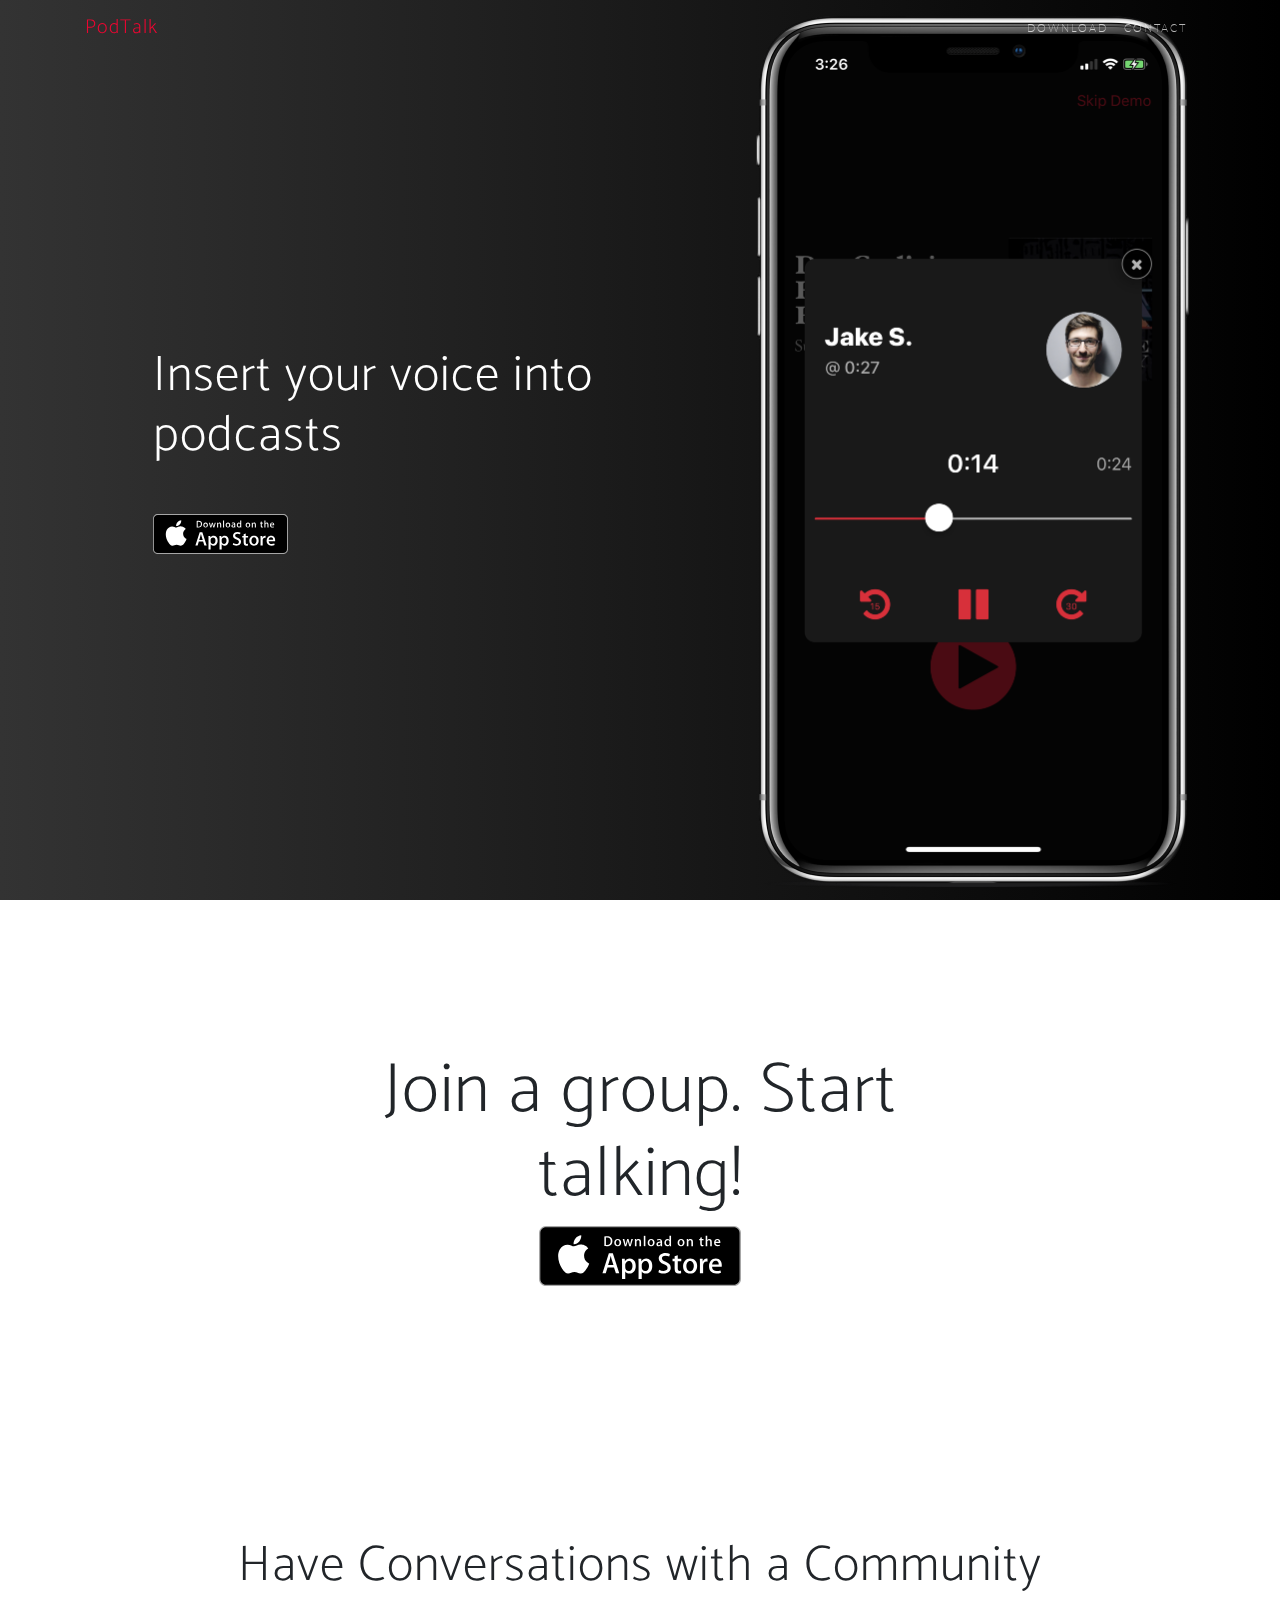
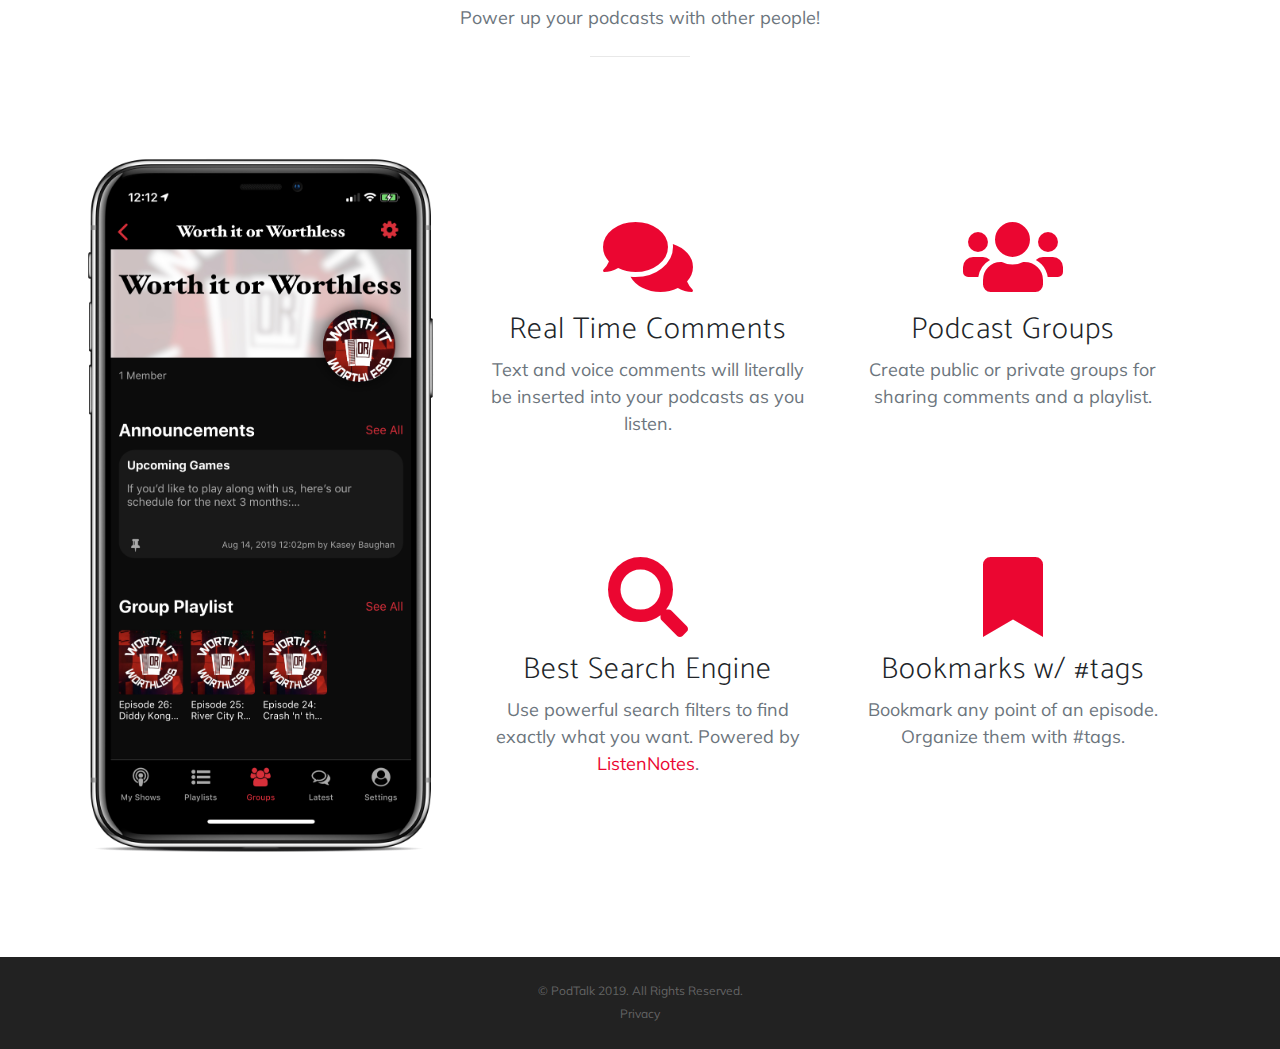
<file: index.html>
<!DOCTYPE html>
<html lang="en">

<head>

  <meta charset="utf-8">
  <meta name="viewport" content="width=device-width, initial-scale=1, shrink-to-fit=no">
  <meta name="description" content="">
  <meta name="author" content="">

  <title>PodTalk</title>

  <!-- Bootstrap core CSS -->
  <link href="vendor/bootstrap/css/bootstrap.min.css" rel="stylesheet">

  <!-- Custom fonts for this template -->
  <link href="vendor/fontawesome-free/css/all.min.css" rel="stylesheet">
  <link rel="stylesheet" href="vendor/simple-line-icons/css/simple-line-icons.css">
  <link href="https://fonts.googleapis.com/css?family=Lato" rel="stylesheet">
  <link href="https://fonts.googleapis.com/css?family=Catamaran:100,200,300,400,500,600,700,800,900" rel="stylesheet">
  <link href="https://fonts.googleapis.com/css?family=Muli" rel="stylesheet">

  <!-- Plugin CSS -->
  <link rel="stylesheet" href="device-mockups/device-mockups.min.css">
  <link rel="stylesheet" href="https://use.fontawesome.com/releases/v5.2.0/css/all.css" integrity="sha384-hWVjflwFxL6sNzntih27bfxkr27PmbbK/iSvJ+a4+0owXq79v+lsFkW54bOGbiDQ" crossorigin="anonymous">
    

  <!-- Custom styles for this template -->
  <link href="css/new-age.css" rel="stylesheet">

  <link href="css/kasey.css" rel="stylesheet">

</head>

<body id="page-top">

  <!-- Navigation -->
  <nav class="navbar navbar-expand-lg navbar-light fixed-top" id="mainNav">
    <div class="container">
      <a class="navbar-brand js-scroll-trigger" href="#page-top">PodTalk</a>
      <button class="navbar-toggler navbar-toggler-right" type="button" data-toggle="collapse" data-target="#navbarResponsive" aria-controls="navbarResponsive" aria-expanded="false" aria-label="Toggle navigation">
        Menu
        <i class="fas fa-bars"></i>
      </button>
      <div class="collapse navbar-collapse" id="navbarResponsive">
        <ul class="navbar-nav ml-auto">
          <li class="nav-item">
            <a class="nav-link js-scroll-trigger" href="https://apps.apple.com/us/app/podtalk/id1438894462">Download</a>
          </li>
          <li class="nav-item">
            <a class="nav-link js-scroll-trigger" href="mailto:kasey.podtalk@gmail.com">Contact</a>
          </li>
        </ul>
      </div>
    </div>
  </nav>

  <header class="masthead">
    <div class="container h-100">
      <div class="row h-100">
        <div class="col-lg-7 my-auto">
          <div class="header-content mx-auto">
            <h1 class="mb-5">Insert your voice into podcasts</h1>
            <div class="badges">
              <a class="badge-link" href="https://apps.apple.com/us/app/podtalk/id1438894462"><img src="img/app-store-badge.svg" alt=""></a>
            </div>
          </div>
        </div>
        <div class="col-lg-5 my-auto text-center">
          <img src="img/demo.png" class="feature" alt="">
        </div>
      </div>
    </div>
  </header>

  <section class="download bg-download text-center" id="download">
    <div class="container">
      <div class="row">
        <div class="col-md-8 mx-auto">
          <h2 class="section-heading">Join a group. Start talking!</h2>
          <div class="badges">
            <a class="badge-link" href="https://apps.apple.com/us/app/podtalk/id1438894462"><img src="img/app-store-badge.svg" alt=""></a>
          </div>
        </div>
      </div>
    </div>
  </section>

  <section class="features" id="features">
    <div class="container">
      <div class="section-heading text-center">
        <h2>Have Conversations with a Community</h2>
        <p class="text-muted">Power up your podcasts with other people!</p>
        <hr>
      </div>
      <div class="row">
        <div class="col-lg-4 my-auto text-center">
          <img src="img/shot.png" class="features" alt="">
        </div>
        <div class="col-lg-8 my-auto">
          <div class="container-fluid">
            <div class="row">
              <div class="col-lg-6">
                <div class="feature-item">
                  <i class="fa fa-comments text-primary"></i>
                  <h3>Real Time Comments</h3>
                  <p class="text-muted">Text and voice comments will literally be inserted into your podcasts as you listen.</p>
                </div>
              </div>
              <div class="col-lg-6">
                <div class="feature-item">
                  <i class="fa fa-users text-primary"></i>
                  <h3>Podcast Groups</h3>
                  <p class="text-muted">Create public or private groups for sharing comments and a playlist.</p>
                </div>
              </div>
            </div>
            <div class="row">
              <div class="col-lg-6">
                <div class="feature-item">
                  <i class="fa fa-search text-primary"></i>
                  <h3>Best Search Engine</h3>
                  <p class="text-muted">Use powerful search filters to find exactly what you want. Powered by <a href="https://listennotes.com">ListenNotes</a>.</p>
                </div>
              </div>
              <div class="col-lg-6">
                <div class="feature-item">
                  <i class="fa fa-bookmark text-primary"></i>
                  <h3>Bookmarks w/ #tags</h3>
                  <p class="text-muted">Bookmark any point of an episode. Organize them with #tags.</p>
                </div>
              </div>
            </div>
          </div>
        </div>
      </div>
    </div>
  </section>

  <footer>
    <div class="container">
      <p>&copy; PodTalk 2019. All Rights Reserved.</p>
      <ul class="list-inline">
        <li class="list-inline-item">
          <a href="#">Privacy</a>
        </li>
      </ul>
    </div>
  </footer>

  <!-- Bootstrap core JavaScript -->
  <script src="vendor/jquery/jquery.min.js"></script>
  <script src="vendor/bootstrap/js/bootstrap.bundle.min.js"></script>

  <!-- Plugin JavaScript -->
  <script src="vendor/jquery-easing/jquery.easing.min.js"></script>

  <!-- Custom scripts for this template -->
  <script src="js/new-age.min.js"></script>

</body>

</html>
</file>
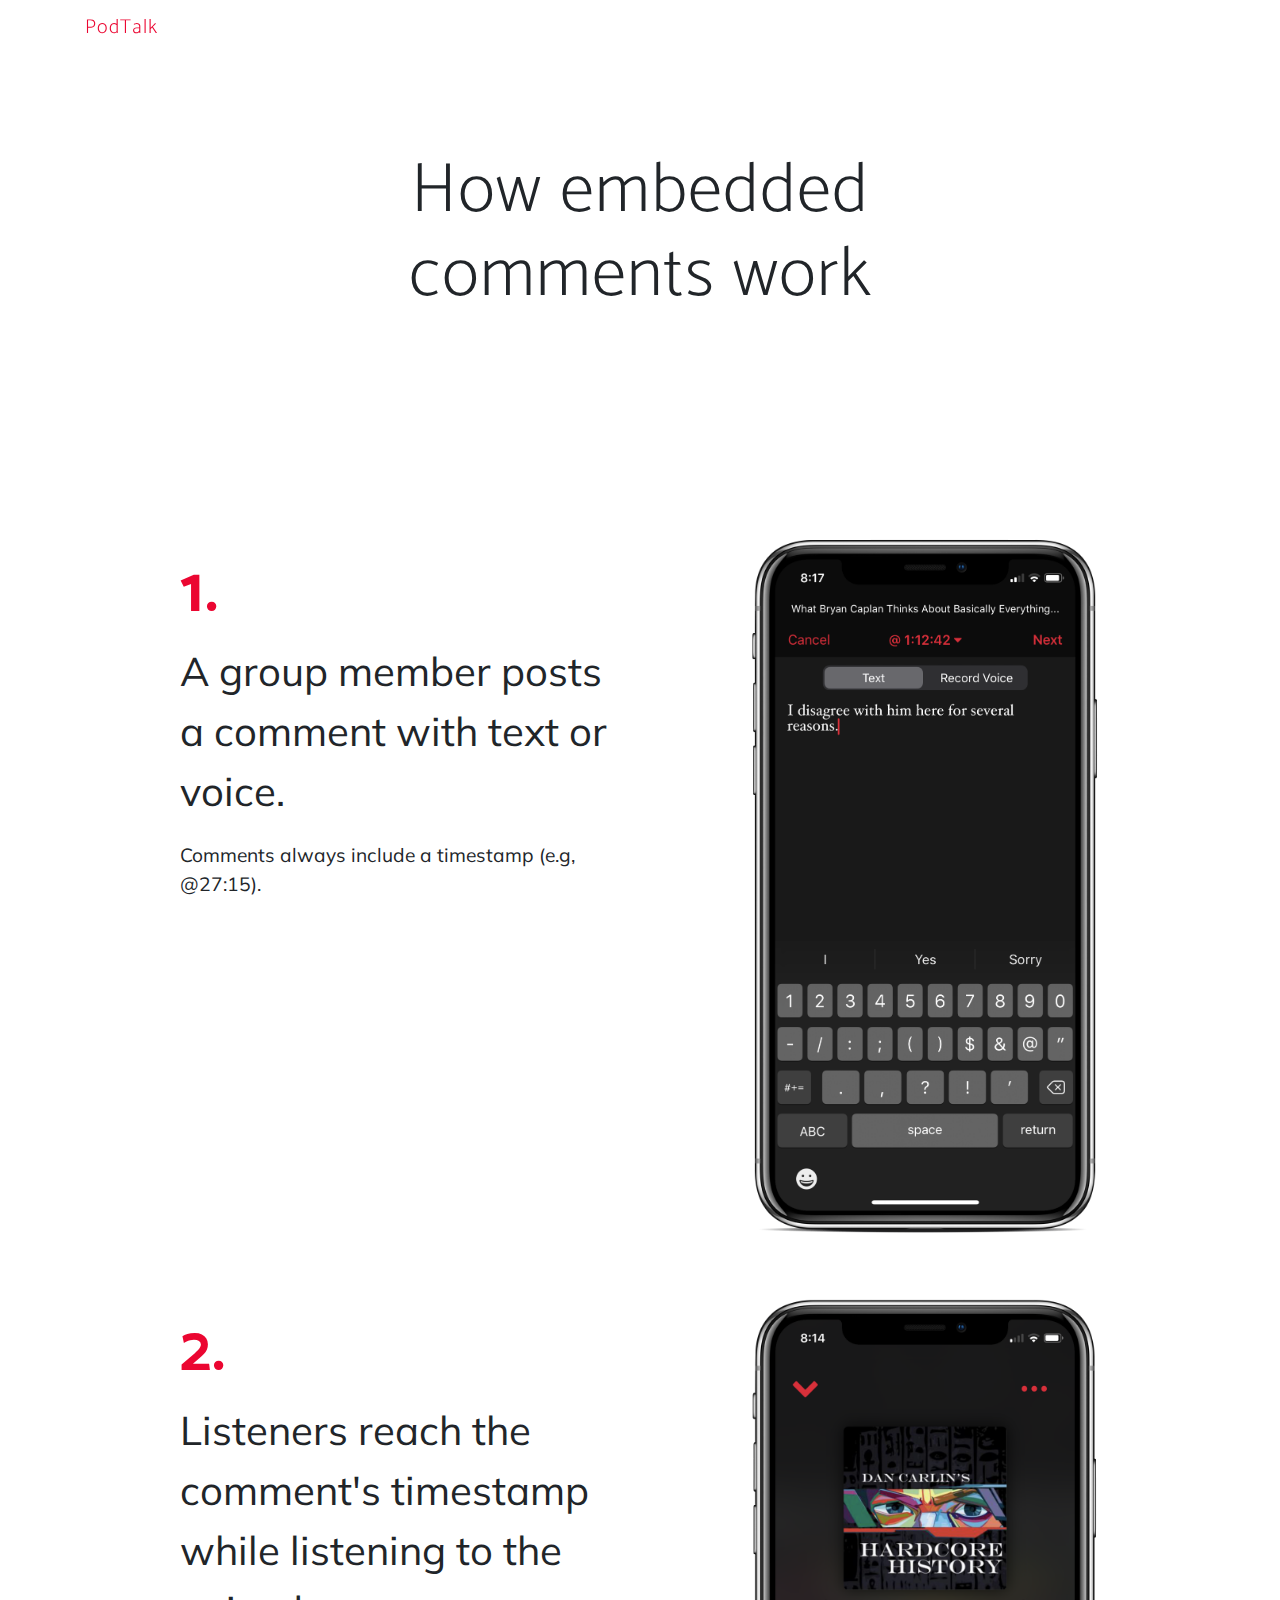
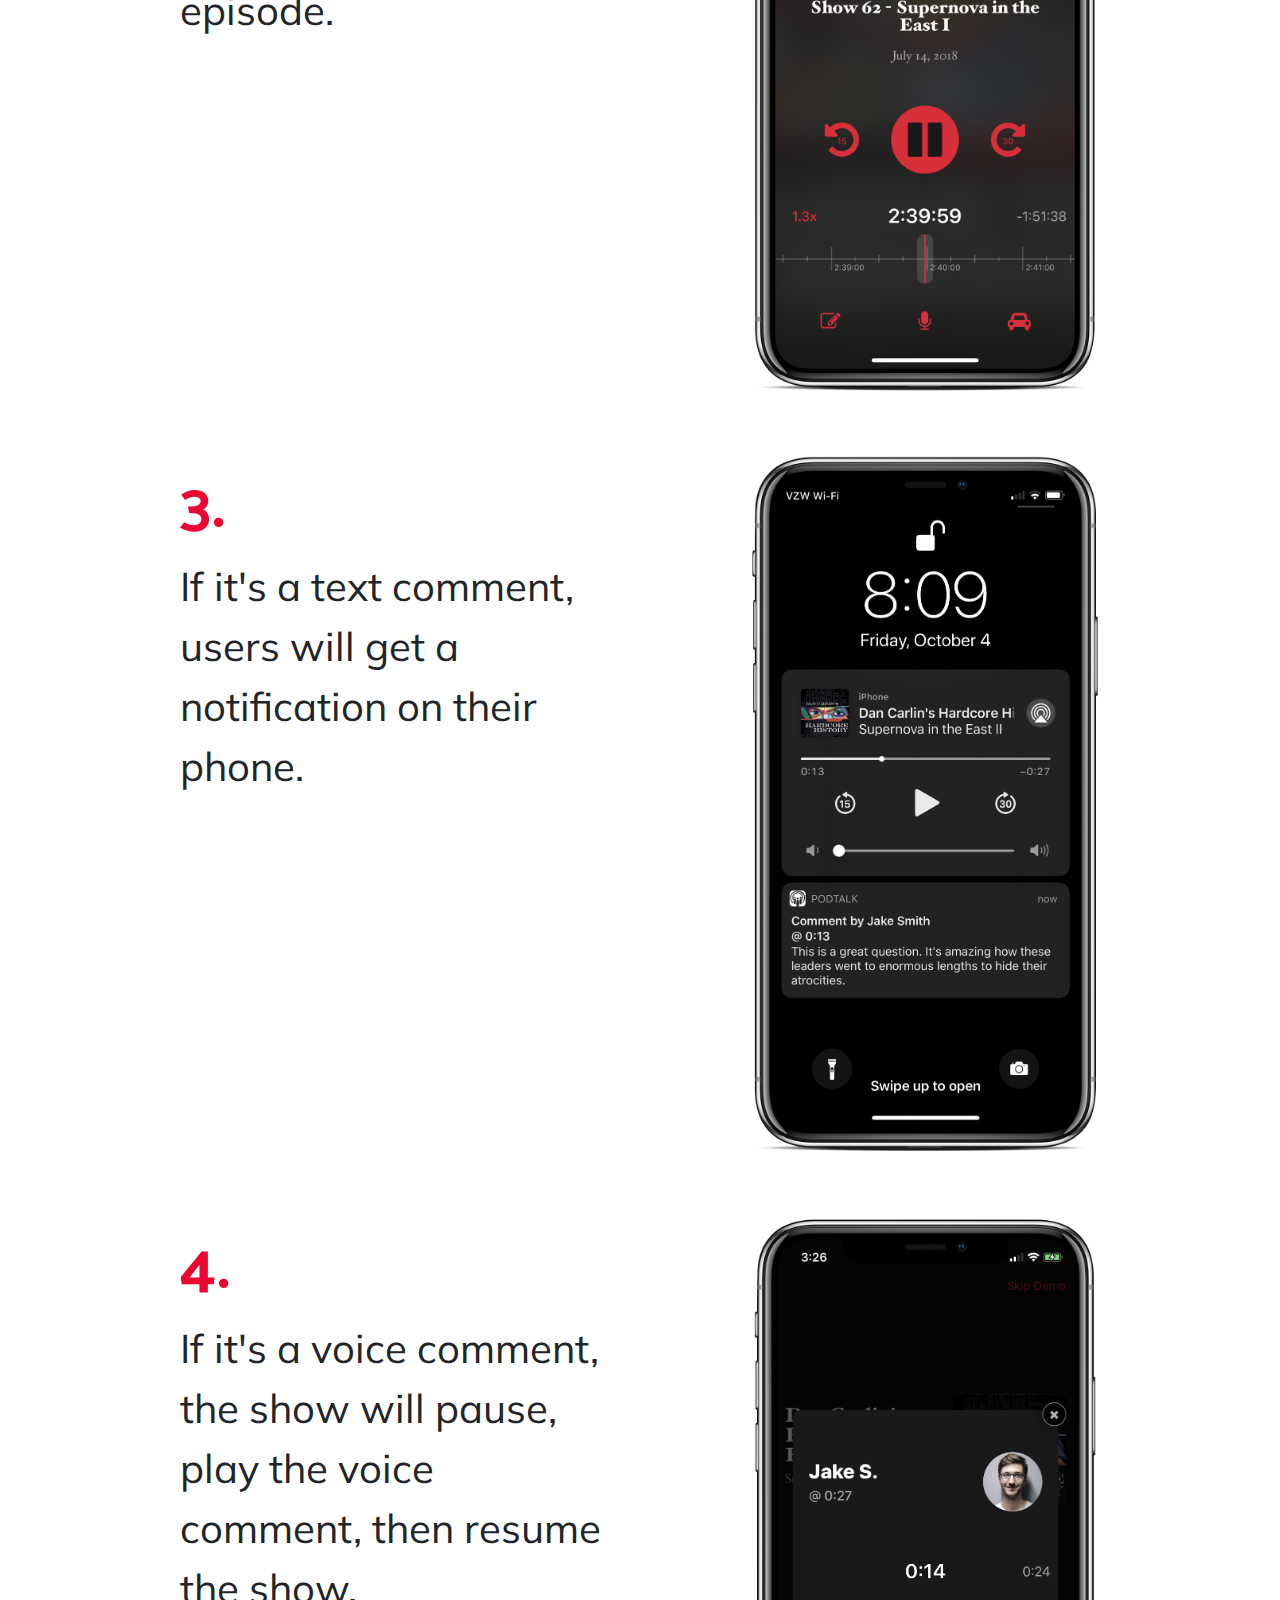
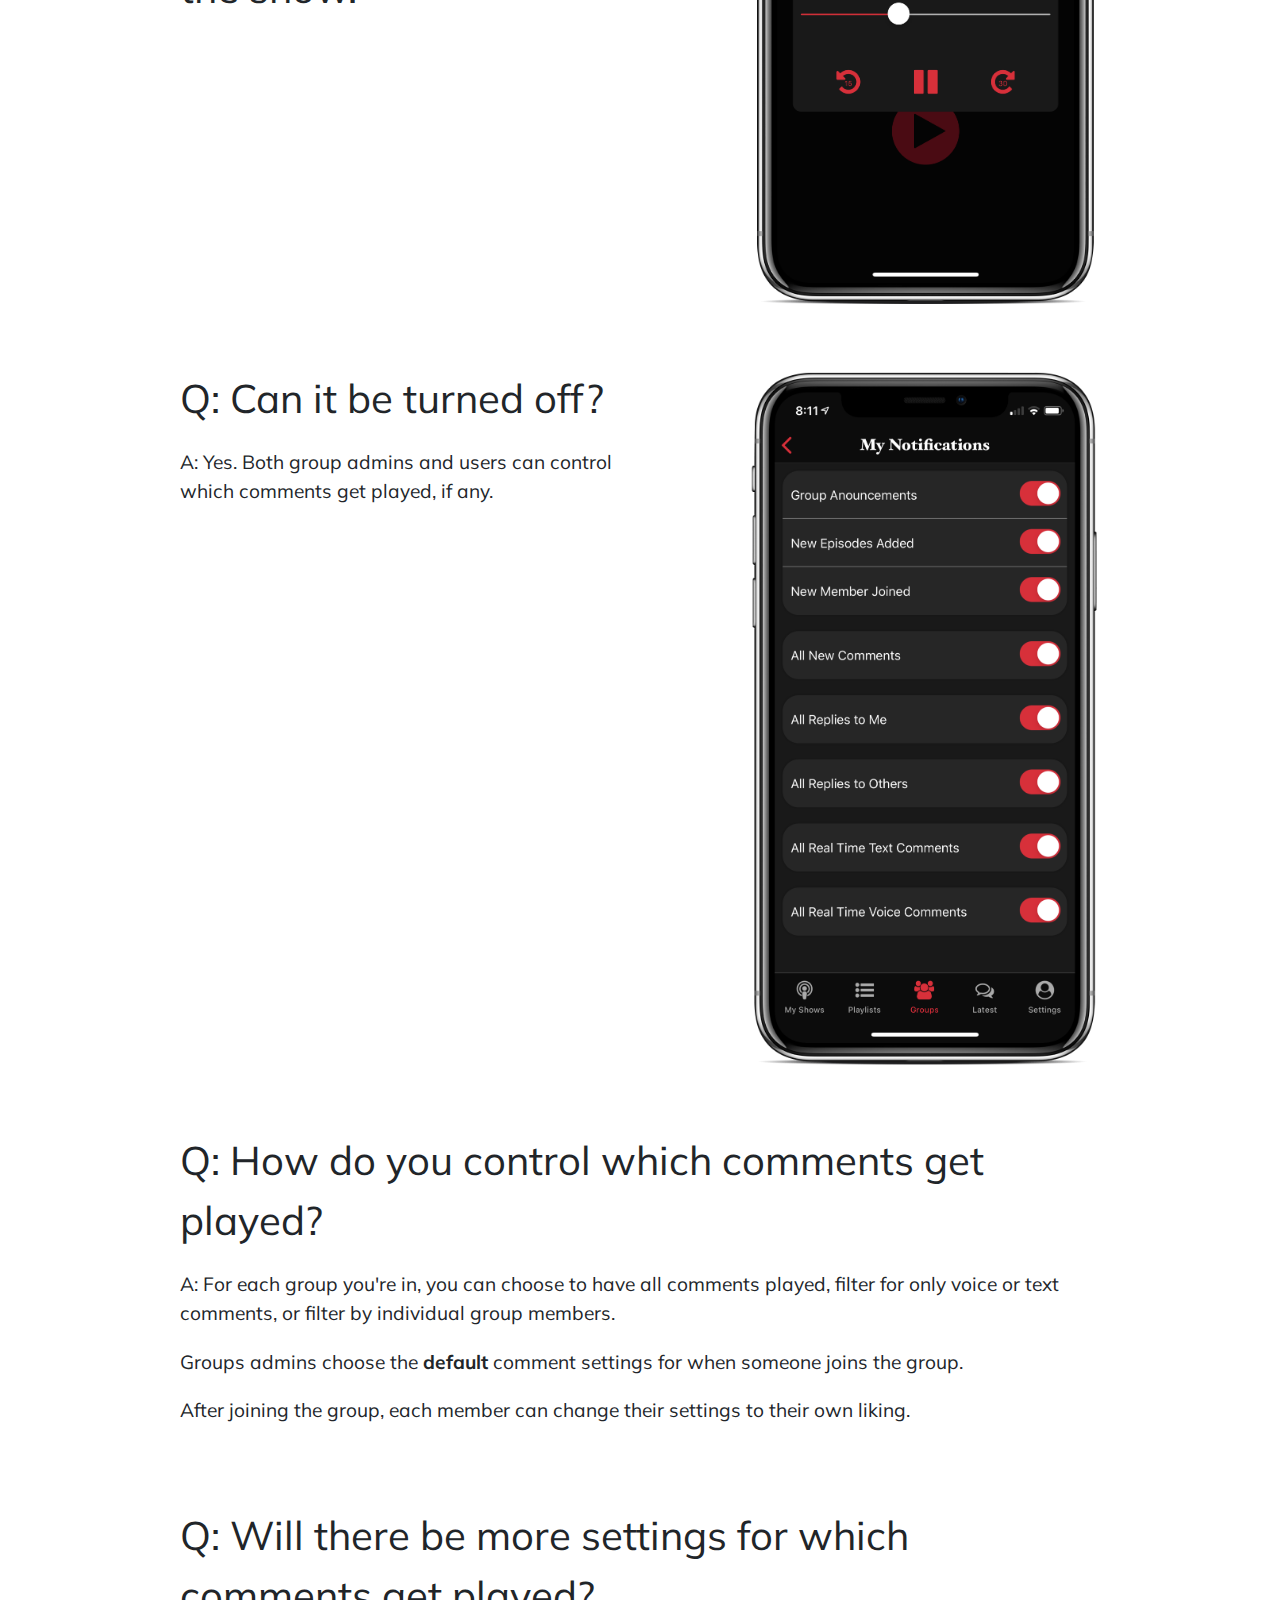
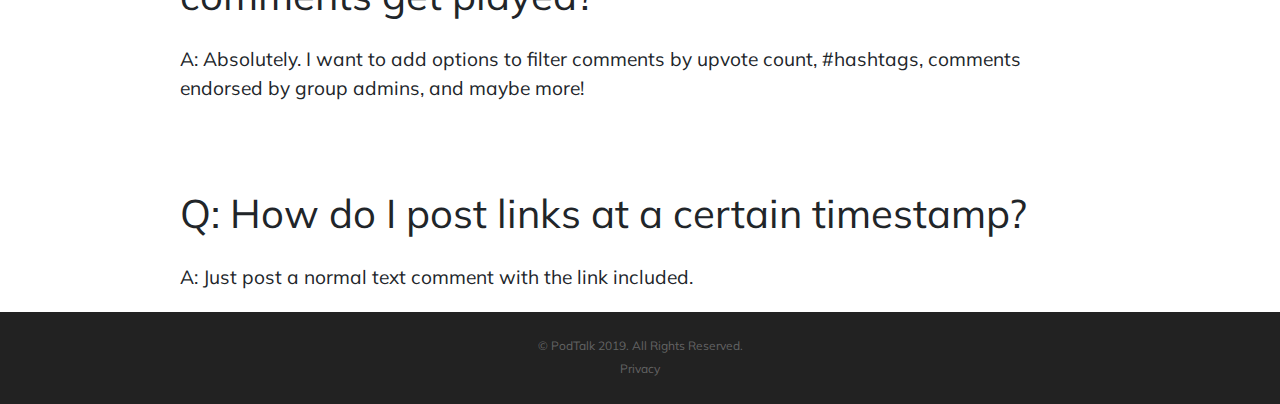
<file: embedded_faq.html>
<!DOCTYPE html>
<html lang="en">

<head>

  <meta charset="utf-8">
  <meta name="viewport" content="width=device-width, initial-scale=1, shrink-to-fit=no">
  <meta name="description" content="">
  <meta name="author" content="">

  <title>PodTalk - Embedded Comments FAQ</title>

  <!-- Bootstrap core CSS -->
  <link href="vendor/bootstrap/css/bootstrap.min.css" rel="stylesheet">

  <!-- Custom fonts for this template -->
  <link href="vendor/fontawesome-free/css/all.min.css" rel="stylesheet">
  <link rel="stylesheet" href="vendor/simple-line-icons/css/simple-line-icons.css">
  <link href="https://fonts.googleapis.com/css?family=Lato" rel="stylesheet">
  <link href="https://fonts.googleapis.com/css?family=Catamaran:100,200,300,400,500,600,700,800,900" rel="stylesheet">
  <link href="https://fonts.googleapis.com/css?family=Muli" rel="stylesheet">

  <!-- Plugin CSS -->
  <link rel="stylesheet" href="device-mockups/device-mockups.min.css">
  <link rel="stylesheet" href="https://use.fontawesome.com/releases/v5.2.0/css/all.css" integrity="sha384-hWVjflwFxL6sNzntih27bfxkr27PmbbK/iSvJ+a4+0owXq79v+lsFkW54bOGbiDQ" crossorigin="anonymous">
    

  <!-- Custom styles for this template -->
  <link href="css/new-age.css" rel="stylesheet">

  <link href="css/kasey.css" rel="stylesheet">

</head>

<body id="page-top">

  <!-- Navigation -->
  <nav class="navbar navbar-expand-lg navbar-light fixed-top" id="mainNav">
    <div class="container">
      <a class="navbar-brand js-scroll-trigger" href="index.html">PodTalk</a>
      <button class="navbar-toggler navbar-toggler-right" type="button" data-toggle="collapse" data-target="#navbarResponsive" aria-controls="navbarResponsive" aria-expanded="false" aria-label="Toggle navigation">
        Menu
        <i class="fas fa-bars"></i>
      </button>
      <div class="collapse navbar-collapse" id="navbarResponsive">
        <ul class="navbar-nav ml-auto">
          <li class="nav-item">
            <a class="nav-link js-scroll-trigger" href="https://apps.apple.com/us/app/podtalk/id1438894462">Download</a>
          </li>
          <li class="nav-item">
            <a class="nav-link js-scroll-trigger" href="mailto:kasey.podtalk@gmail.com">Contact</a>
          </li>
        </ul>
      </div>
    </div>
  </nav>

  <section class="download bg-download text-center" id="download">
    <div class="container">
      <div class="row">
        <div class="col-md-8 mx-auto">
          <h2 class="section-heading">How embedded comments work</h2>
        </div>
      </div>
    </div>
  </section>

  <div class="container top-buffer">
    <div class="row">
      <div class="col-md-1"></div>
      <div class="col-md-5">
        <h1 class="feature-title top-baby-buffer step-number">1.</h1>
        <p class="qa-title">A group member posts a comment with text or voice.</p>
        <p class="feature-body">Comments always include a timestamp (e.g, @27:15).</p>
      </div>
      <div class="col-md-1"></div>
      <div class="col-md-4 my-auto text-center">
        <img src="img/write_comment.png" class="feature-shot" alt="">
      </div>
      <div class="col-md-1"></div>
    </div>
  </div>

  <div class="container top-buffer">
    <div class="row">
      <div class="col-md-1"></div>
      <div class="col-md-5">
        <h1 class="feature-title top-baby-buffer step-number">2.</h1>
        <p class="qa-title">Listeners reach the comment's timestamp while listening to the episode.</p>
      </div>
      <div class="col-md-1"></div>
      <div class="col-md-4 my-auto text-center">
        <img src="img/now_playing.png" class="feature-shot" alt="">
      </div>
      <div class="col-md-1"></div>
    </div>
  </div>

  <div class="container top-buffer">
    <div class="row">
      <div class="col-md-1"></div>
      <div class="col-md-5">
        <h1 class="feature-title top-baby-buffer step-number">3.</h1>
        <p class="qa-title">If it's a text comment, users will get a notification on their phone.</p>
      </div>
      <div class="col-md-1"></div>
      <div class="col-md-4 my-auto text-center">
        <img src="img/real_time_text.png" class="feature-shot" alt="">
      </div>
      <div class="col-md-1"></div>
    </div>
  </div>

  <div class="container top-buffer">
    <div class="row">
      <div class="col-md-1"></div>
      <div class="col-md-5">
        <h1 class="feature-title top-baby-buffer step-number">4.</h1>
        <p class="qa-title">If it's a voice comment, the show will pause, play the voice comment, then resume the show.</p>
      </div>
      <div class="col-md-1"></div>
      <div class="col-md-4 my-auto text-center">
        <img src="img/demo.png" class="feature-shot" alt="">
      </div>
      <div class="col-md-1"></div>
    </div>
  </div>

  <div class="container top-buffer">
    <div class="row">
      <div class="col-md-1"></div>
      <div class="col-md-5">
        <p class="qa-title">Q: Can it be turned off?</p>
        <p class="feature-body">A: Yes. Both group admins and users can control which comments get played, if any.</p>
      </div>
      <div class="col-md-1"></div>
      <div class="col-md-4 my-auto text-center">
        <img src="img/notifications.png" class="feature-shot" alt="">
      </div>
      <div class="col-md-1"></div>
    </div>
  </div>

  <div class="container top-buffer">
    <div class="row">
      <div class="col-md-1"></div>
      <div class="col-md-10">
        <p class="qa-title">Q: How do you control which comments get played?</p>
        <p class="feature-body">A: For each group you're in, you can choose to have all comments played, filter for only voice or text comments, or filter by individual group members.</p>
        <p class="feature-body">Groups admins choose the <b>default</b> comment settings for when someone joins the group.</p>
        <p class="feature-body">After joining the group, each member can change their settings to their own liking.</p>
      </div>
      <div class="col-md-1"></div>
    </div>
  </div>

  <div class="container top-buffer">
    <div class="row">
      <div class="col-md-1"></div>
      <div class="col-md-10">
        <p class="qa-title">Q: Will there be more settings for which comments get played?</p>
        <p class="feature-body">A: Absolutely. I want to add options to filter comments by upvote count, #hashtags, comments endorsed by group admins, and maybe more!</p>
      </div>
      <div class="col-md-1"></div>
    </div>
  </div>

  <div class="container top-buffer">
    <div class="row">
      <div class="col-md-1"></div>
      <div class="col-md-10">
        <p class="qa-title">Q: How do I post links at a certain timestamp?</p>
        <p class="feature-body">A: Just post a normal text comment with the link included.</p>
      </div>
      <div class="col-md-1"></div>
    </div>
  </div>

  <footer>
    <div class="container">
      <p>&copy; PodTalk 2019. All Rights Reserved.</p>
      <ul class="list-inline">
        <li class="list-inline-item">
          <a href="privacy.pdf">Privacy</a>
        </li>
      </ul>
    </div>
  </footer>

  <!-- Bootstrap core JavaScript -->
  <script src="vendor/jquery/jquery.min.js"></script>
  <script src="vendor/bootstrap/js/bootstrap.bundle.min.js"></script>

  <!-- Plugin JavaScript -->
  <script src="vendor/jquery-easing/jquery.easing.min.js"></script>

  <!-- Custom scripts for this template -->
  <script src="js/new-age.min.js"></script>

</body>

</html>
</file>
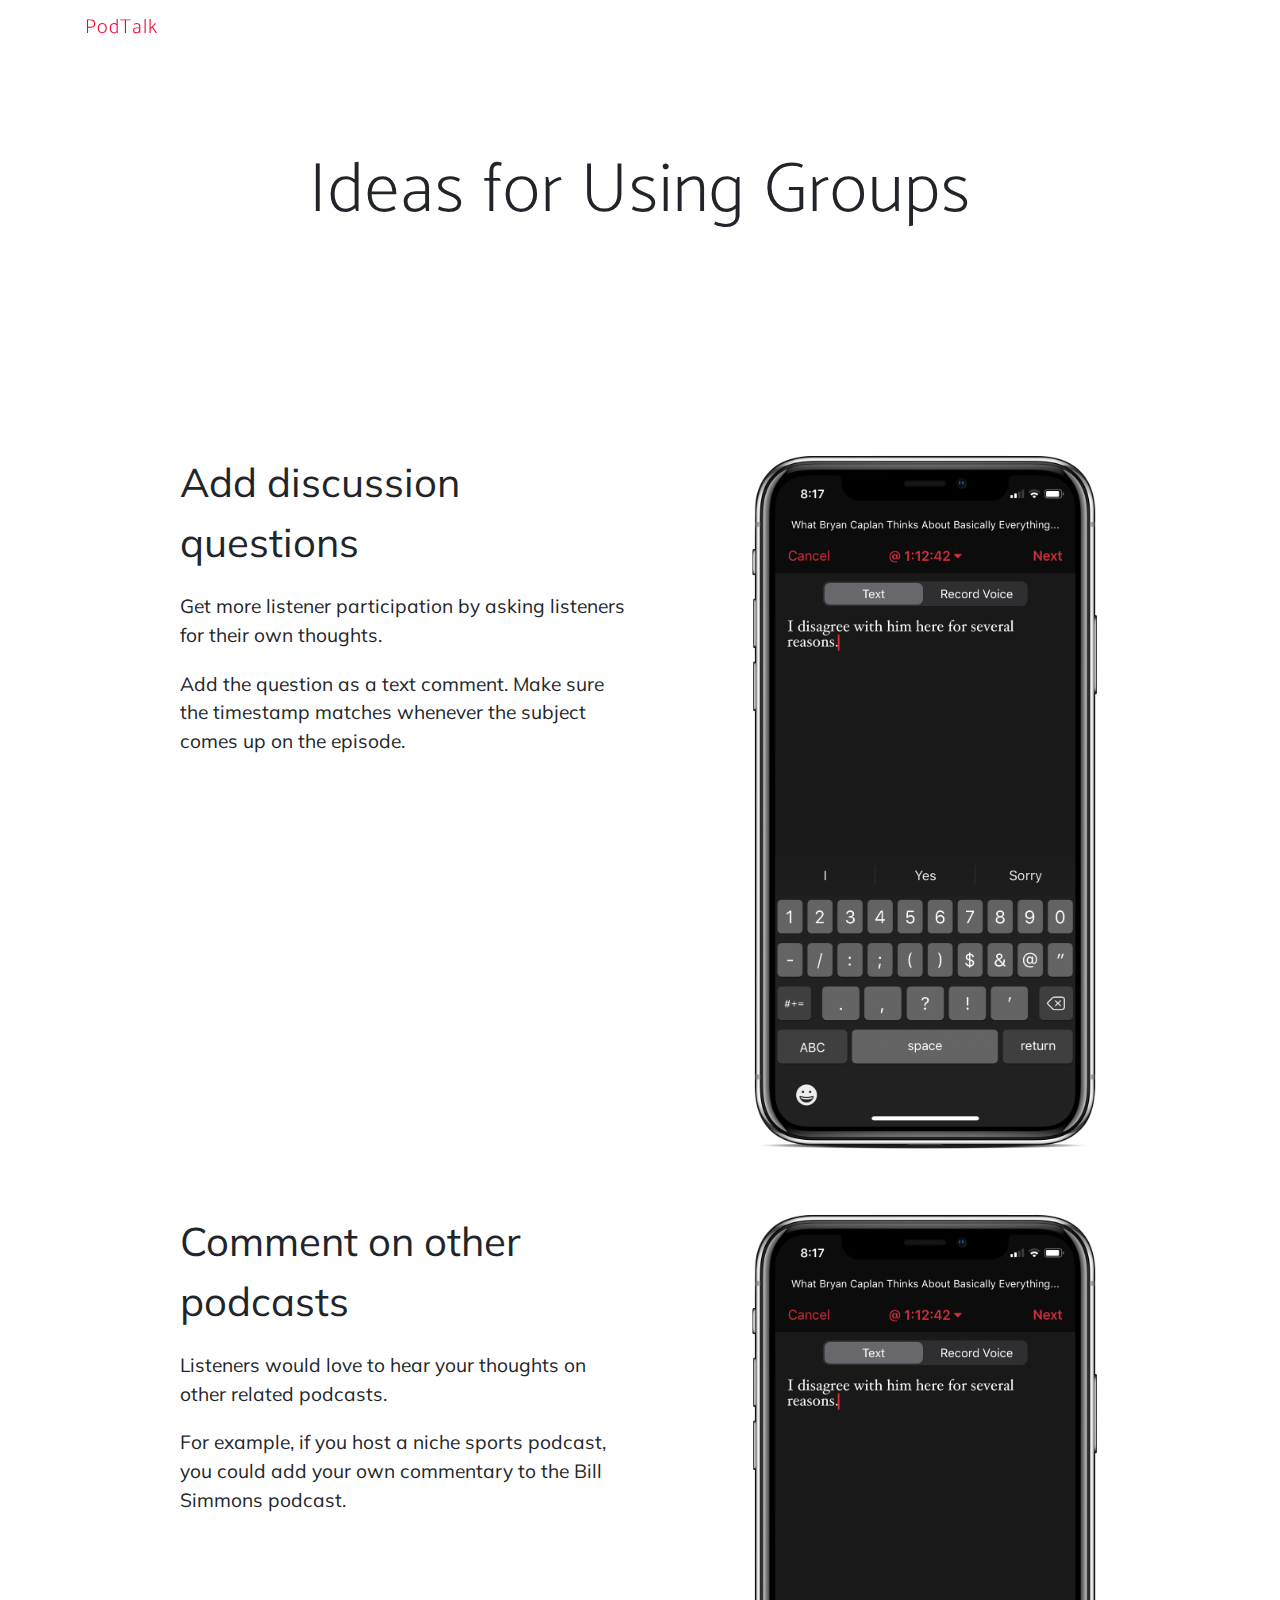
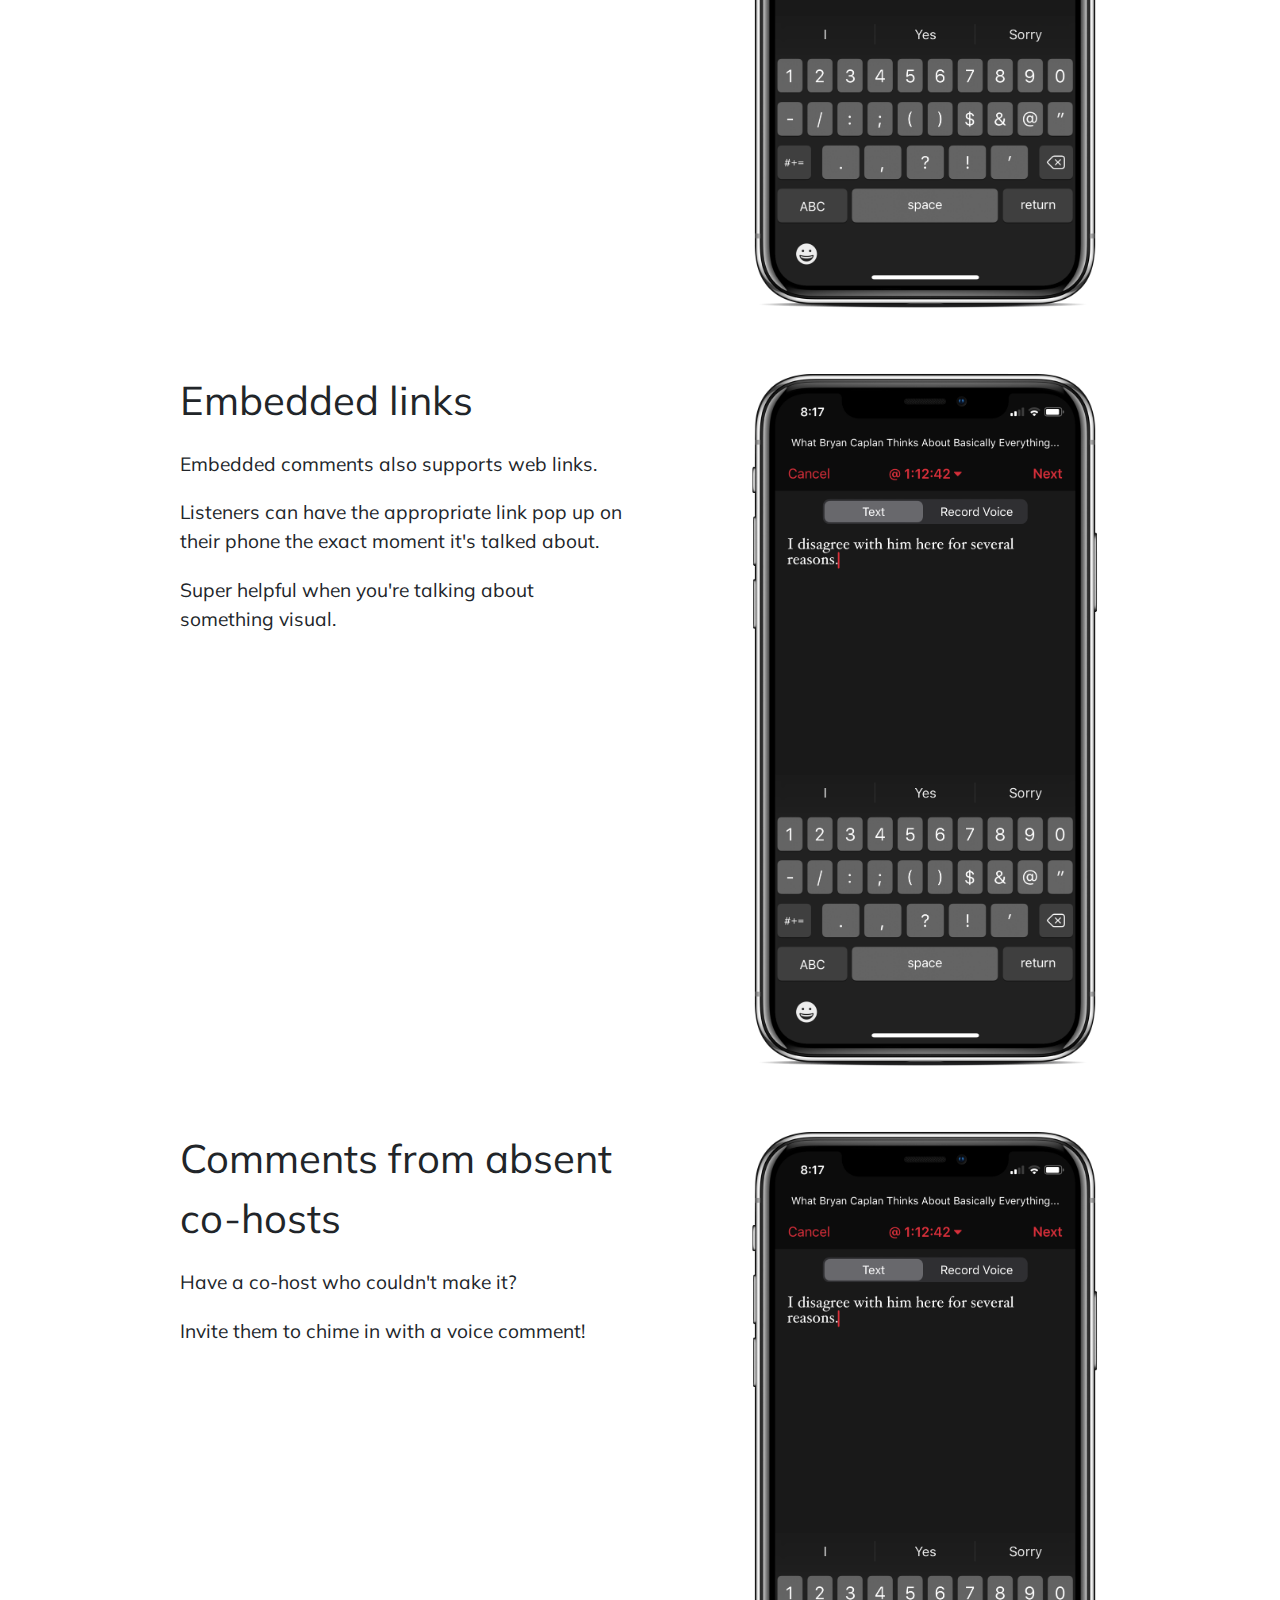
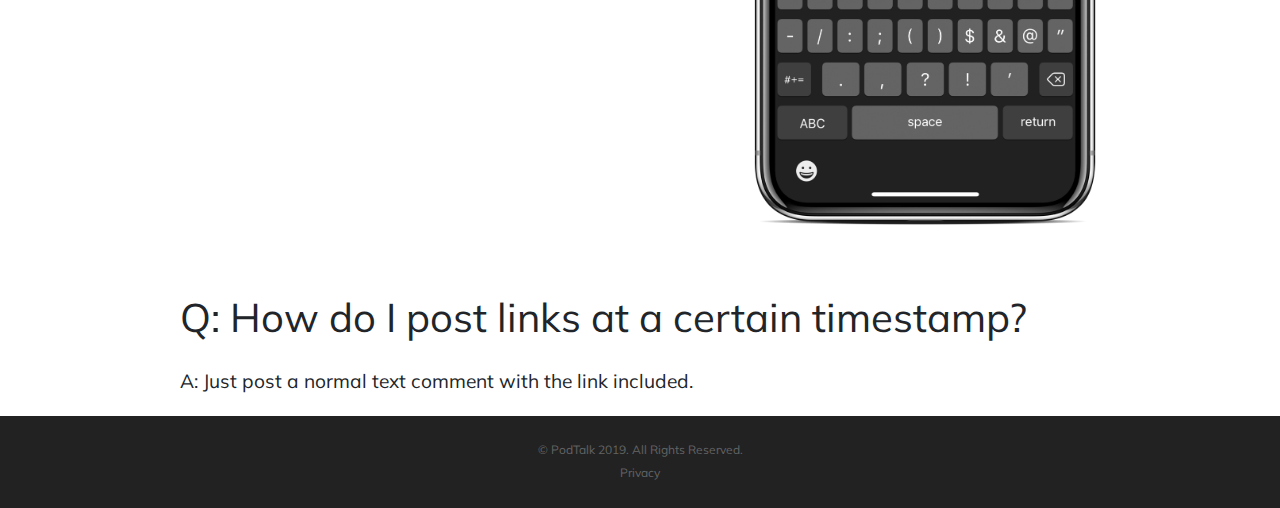
<file: host_ideas.html>
<!DOCTYPE html>
<html lang="en">

<head>

  <meta charset="utf-8">
  <meta name="viewport" content="width=device-width, initial-scale=1, shrink-to-fit=no">
  <meta name="description" content="">
  <meta name="author" content="">

  <title>Hosts - Ideas</title>

  <!-- Bootstrap core CSS -->
  <link href="vendor/bootstrap/css/bootstrap.min.css" rel="stylesheet">

  <!-- Custom fonts for this template -->
  <link href="vendor/fontawesome-free/css/all.min.css" rel="stylesheet">
  <link rel="stylesheet" href="vendor/simple-line-icons/css/simple-line-icons.css">
  <link href="https://fonts.googleapis.com/css?family=Lato" rel="stylesheet">
  <link href="https://fonts.googleapis.com/css?family=Catamaran:100,200,300,400,500,600,700,800,900" rel="stylesheet">
  <link href="https://fonts.googleapis.com/css?family=Muli" rel="stylesheet">

  <!-- Plugin CSS -->
  <link rel="stylesheet" href="device-mockups/device-mockups.min.css">
  <link rel="stylesheet" href="https://use.fontawesome.com/releases/v5.2.0/css/all.css" integrity="sha384-hWVjflwFxL6sNzntih27bfxkr27PmbbK/iSvJ+a4+0owXq79v+lsFkW54bOGbiDQ" crossorigin="anonymous">
    

  <!-- Custom styles for this template -->
  <link href="css/new-age.css" rel="stylesheet">

  <link href="css/kasey.css" rel="stylesheet">

</head>

<body id="page-top">

  <!-- Navigation -->
  <nav class="navbar navbar-expand-lg navbar-light fixed-top" id="mainNav">
    <div class="container">
      <a class="navbar-brand js-scroll-trigger" href="index.html">PodTalk</a>
      <button class="navbar-toggler navbar-toggler-right" type="button" data-toggle="collapse" data-target="#navbarResponsive" aria-controls="navbarResponsive" aria-expanded="false" aria-label="Toggle navigation">
        Menu
        <i class="fas fa-bars"></i>
      </button>
      <div class="collapse navbar-collapse" id="navbarResponsive">
        <ul class="navbar-nav ml-auto">
          <li class="nav-item">
            <a class="nav-link js-scroll-trigger" href="https://apps.apple.com/us/app/podtalk/id1438894462">Download</a>
          </li>
          <li class="nav-item">
            <a class="nav-link js-scroll-trigger" href="hosts.html">Hosts</a>
          </li>
          <li class="nav-item">
            <a class="nav-link js-scroll-trigger" href="mailto:kasey.podtalk@gmail.com">Contact</a>
          </li>
        </ul>
      </div>
    </div>
  </nav>

  <section class="download bg-download text-center" id="download">
    <div class="container">
      <div class="row">
        <div class="col-md-8 mx-auto">
          <h2 class="section-heading">Ideas for Using Groups</h2>
        </div>
      </div>
    </div>
  </section>

  <div class="container top-buffer">
    <div class="row">
      <div class="col-md-1"></div>
      <div class="col-md-5">
        <p class="qa-title">Add discussion questions</p>
        <p class="feature-body">Get more listener participation by asking listeners for their own thoughts.</p>
        <p class="feature-body">Add the question as a text comment. Make sure the timestamp matches whenever the subject comes up on the episode.</p>
      </div>
      <div class="col-md-1"></div>
      <div class="col-md-4 my-auto text-center">
        <img src="img/write_comment.png" class="feature-shot" alt="">
      </div>
      <div class="col-md-1"></div>
    </div>
  </div>

  <div class="container top-buffer">
    <div class="row">
      <div class="col-md-1"></div>
      <div class="col-md-5">
        <p class="qa-title">Comment on other podcasts</p>
        <p class="feature-body">Listeners would love to hear your thoughts on other related podcasts.</p>
        <p class="feature-body">For example, if you host a niche sports podcast, you could add your own commentary to the Bill Simmons podcast.</p>
      </div>
      <div class="col-md-1"></div>
      <div class="col-md-4 my-auto text-center">
        <img src="img/write_comment.png" class="feature-shot" alt="">
      </div>
      <div class="col-md-1"></div>
    </div>
  </div>

  <div class="container top-buffer">
    <div class="row">
      <div class="col-md-1"></div>
      <div class="col-md-5">
        <p class="qa-title">Embedded links</p>
        <p class="feature-body">Embedded comments also supports web links.</p>
        <p class="feature-body">Listeners can have the appropriate link pop up on their phone the exact moment it's talked about.</p>
        <p class="feature-body">Super helpful when you're talking about something visual.</p>
      </div>
      <div class="col-md-1"></div>
      <div class="col-md-4 my-auto text-center">
        <img src="img/write_comment.png" class="feature-shot" alt="">
      </div>
      <div class="col-md-1"></div>
    </div>
  </div>

  <div class="container top-buffer">
    <div class="row">
      <div class="col-md-1"></div>
      <div class="col-md-5">
        <p class="qa-title">Comments from absent co-hosts</p>
        <p class="feature-body">Have a co-host who couldn't make it?</p>
        <p class="feature-body">Invite them to chime in with a voice comment!</p>
      </div>
      <div class="col-md-1"></div>
      <div class="col-md-4 my-auto text-center">
        <img src="img/write_comment.png" class="feature-shot" alt="">
      </div>
      <div class="col-md-1"></div>
    </div>
  </div>

  <div class="container top-buffer">
    <div class="row">
      <div class="col-md-1"></div>
      <div class="col-md-10">
        <p class="qa-title">Q: How do I post links at a certain timestamp?</p>
        <p class="feature-body">A: Just post a normal text comment with the link included.</p>
      </div>
      <div class="col-md-1"></div>
    </div>
  </div>

  <footer>
    <div class="container">
      <p>&copy; PodTalk 2019. All Rights Reserved.</p>
      <ul class="list-inline">
        <li class="list-inline-item">
          <a href="privacy.pdf">Privacy</a>
        </li>
      </ul>
    </div>
  </footer>

  <!-- Bootstrap core JavaScript -->
  <script src="vendor/jquery/jquery.min.js"></script>
  <script src="vendor/bootstrap/js/bootstrap.bundle.min.js"></script>

  <!-- Plugin JavaScript -->
  <script src="vendor/jquery-easing/jquery.easing.min.js"></script>

  <!-- Custom scripts for this template -->
  <script src="js/new-age.min.js"></script>

</body>

</html>
</file>
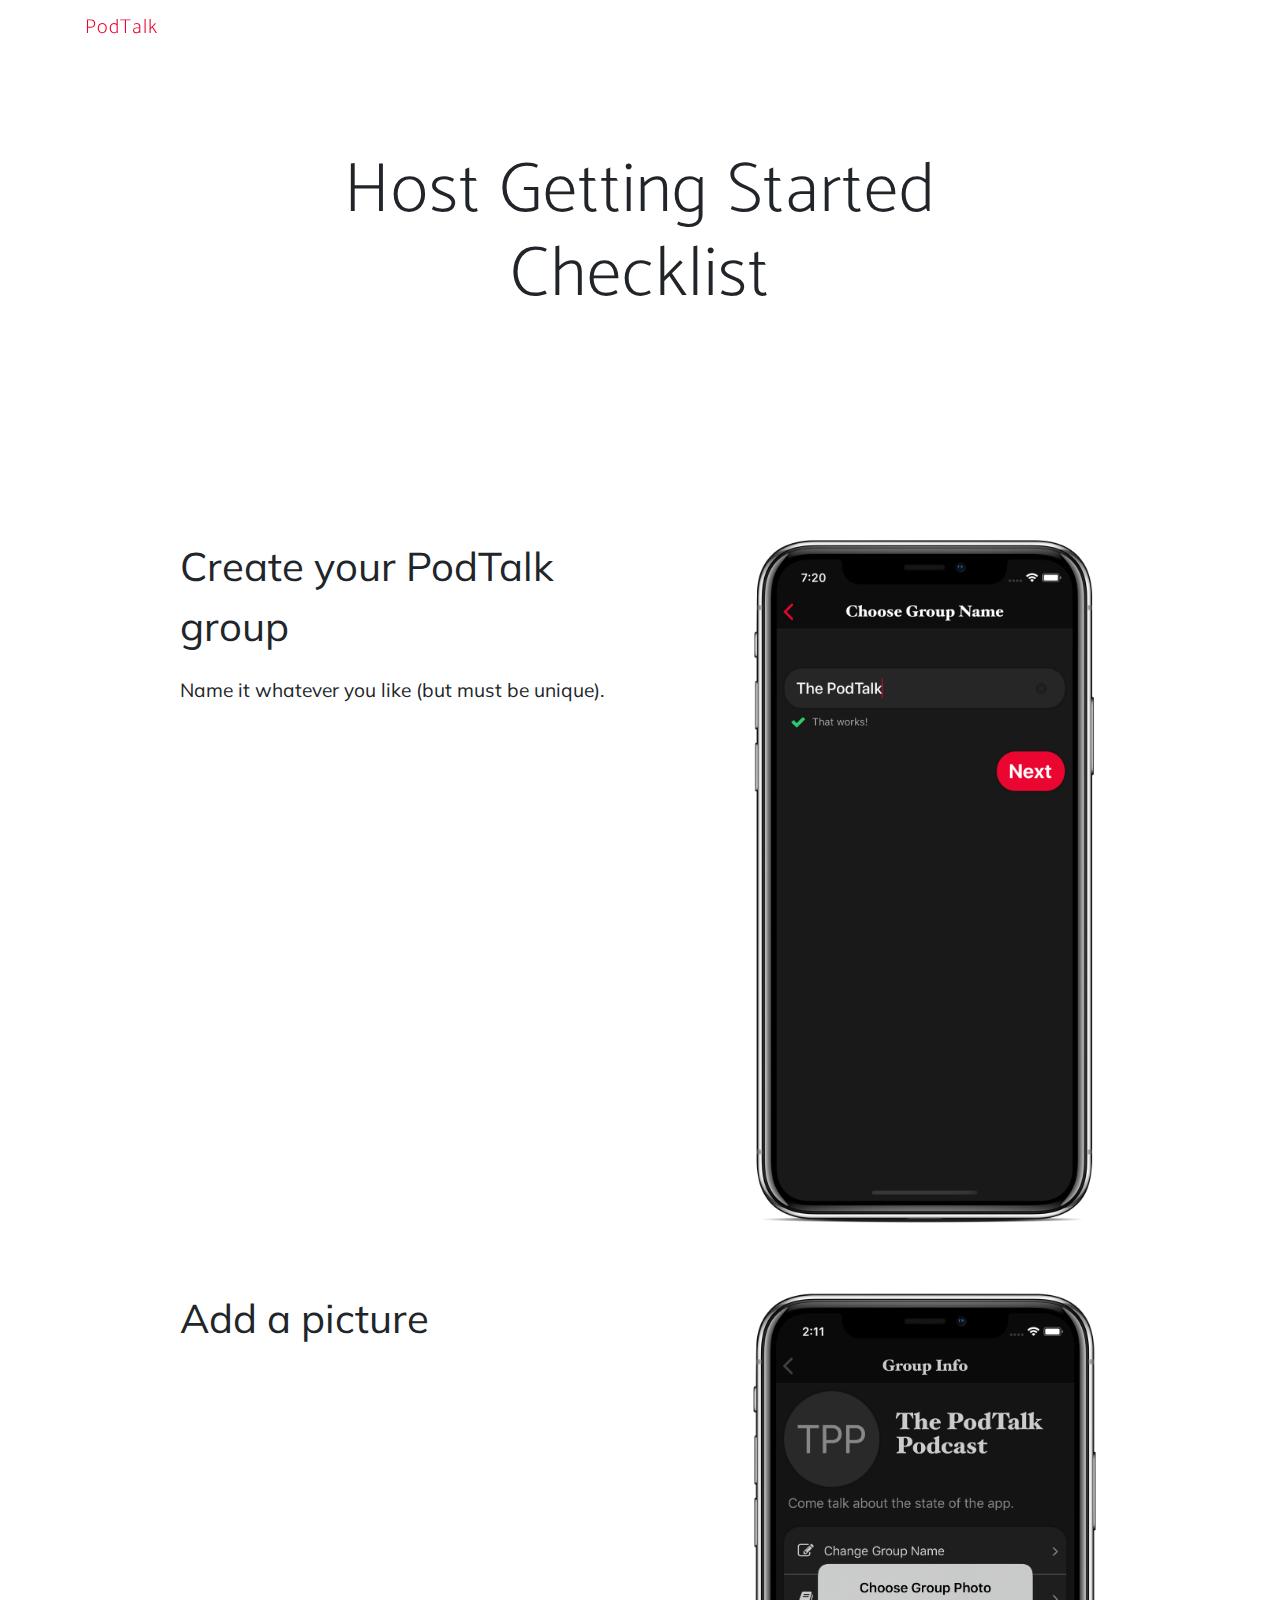
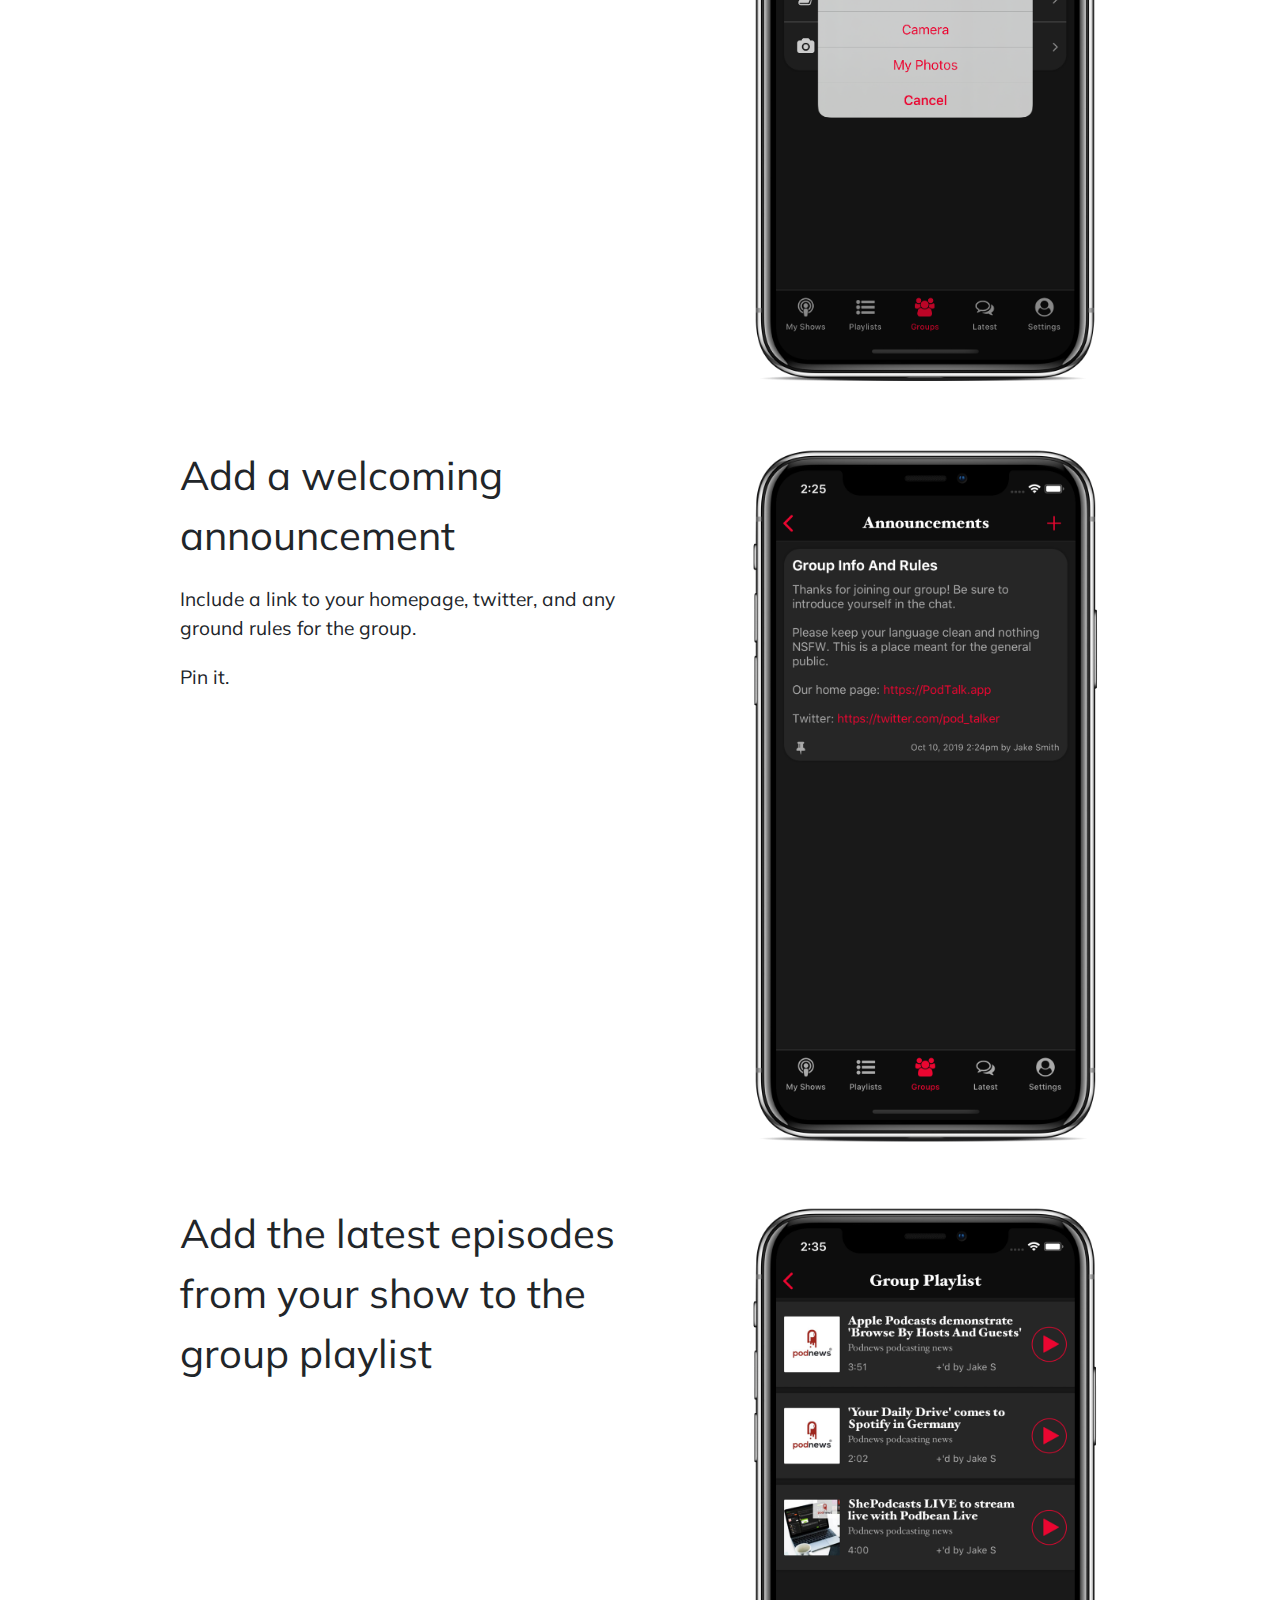
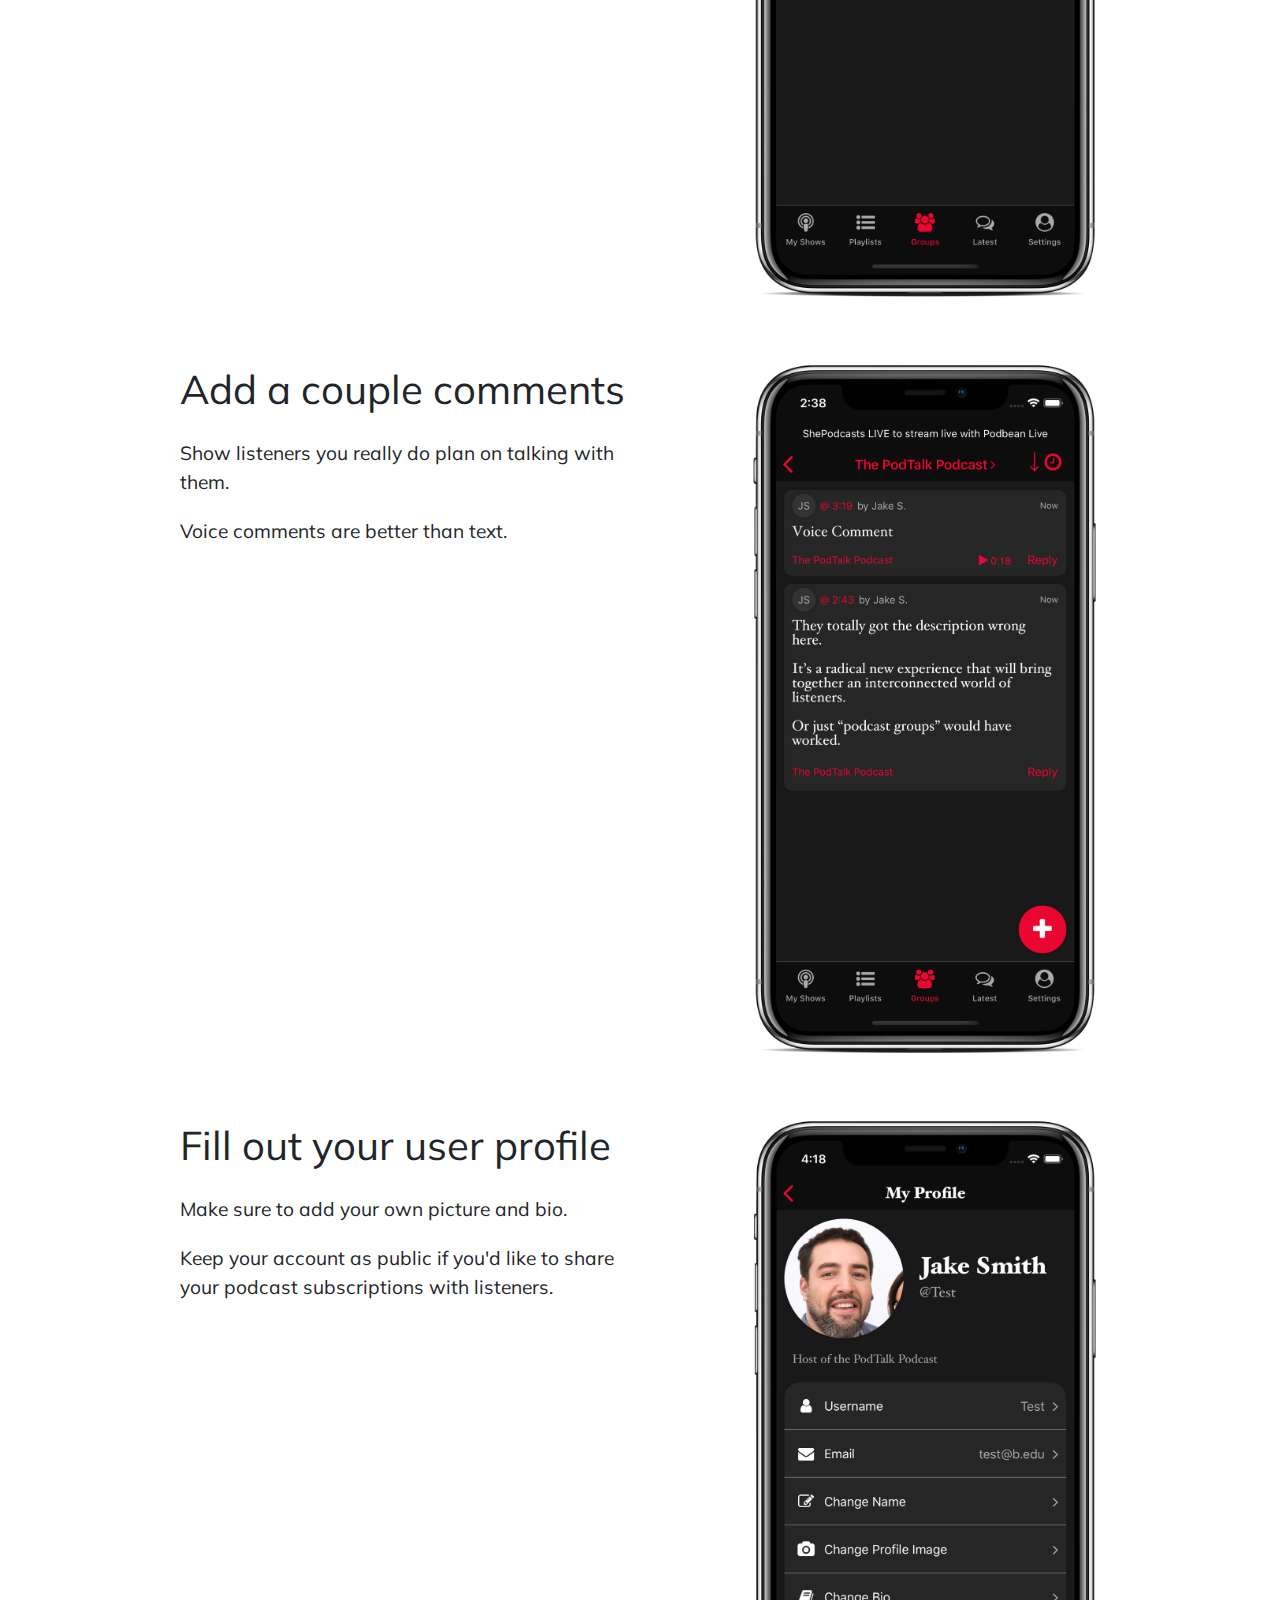
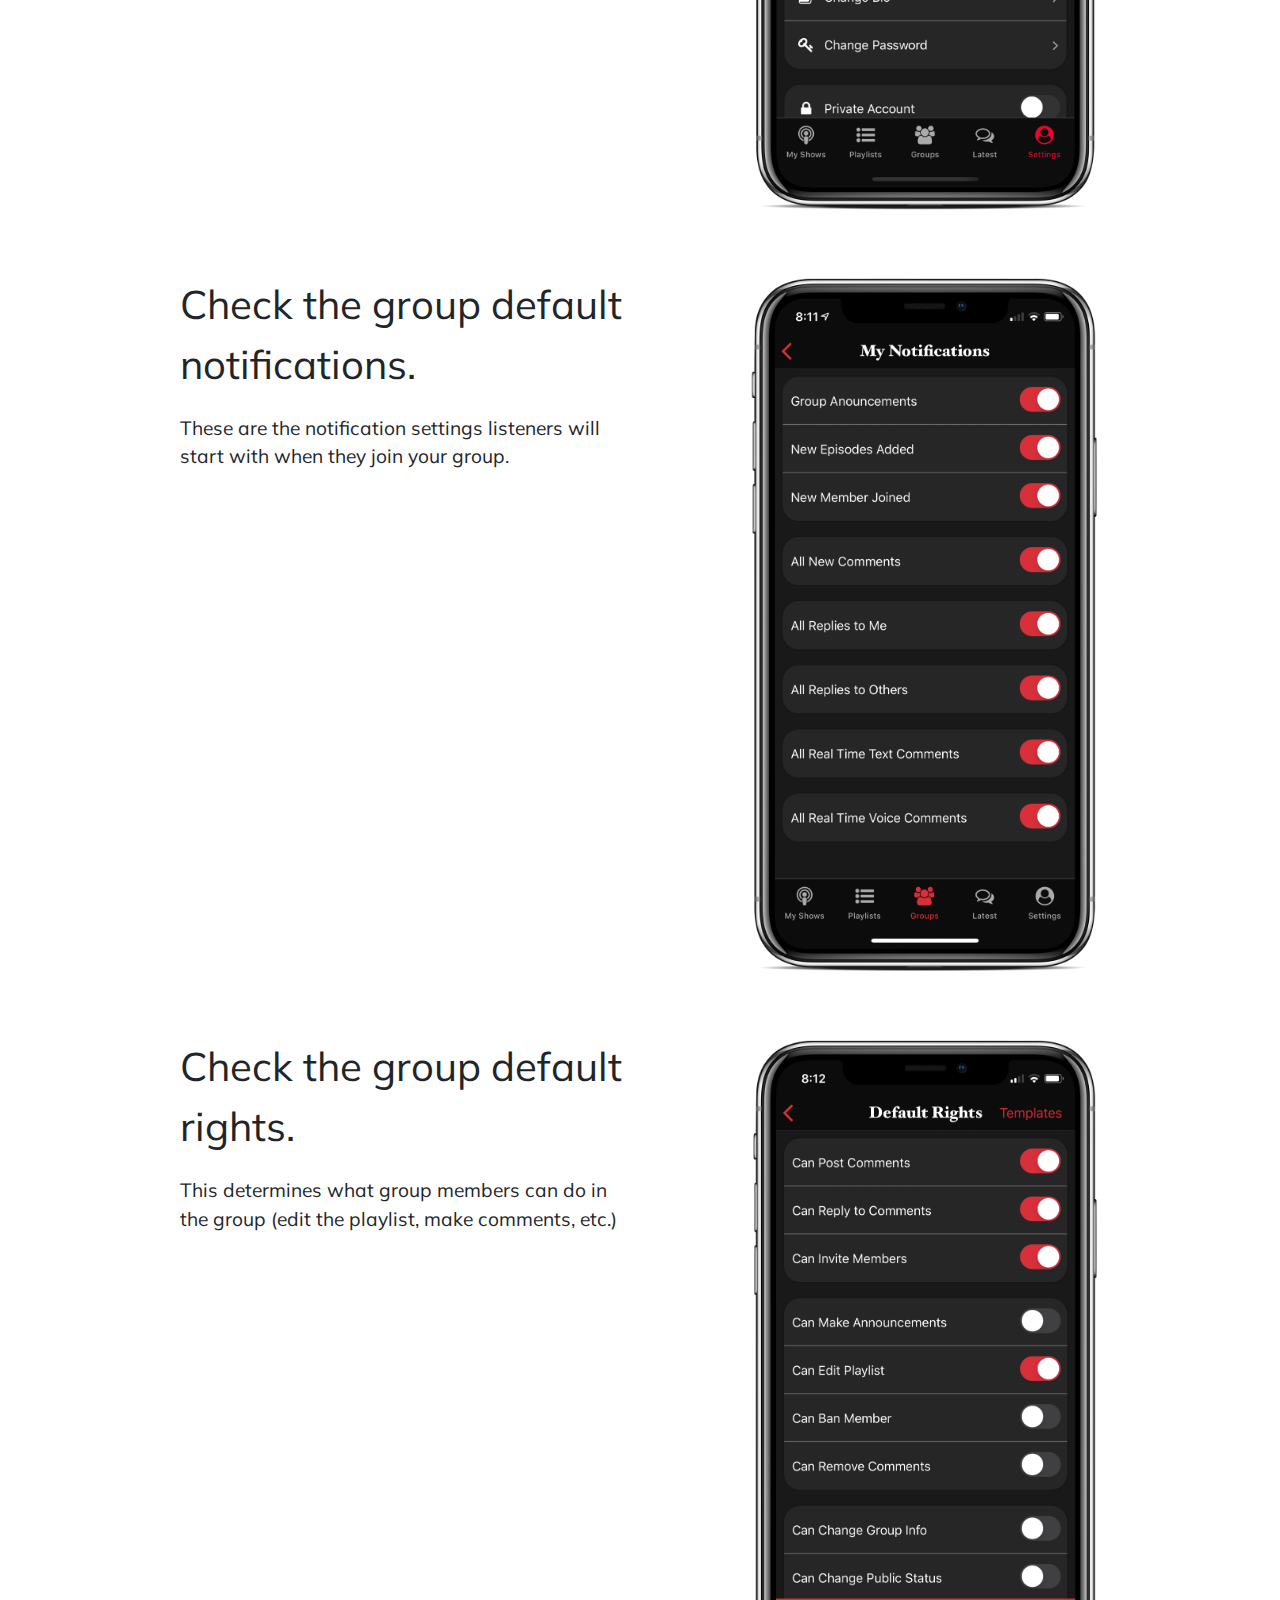
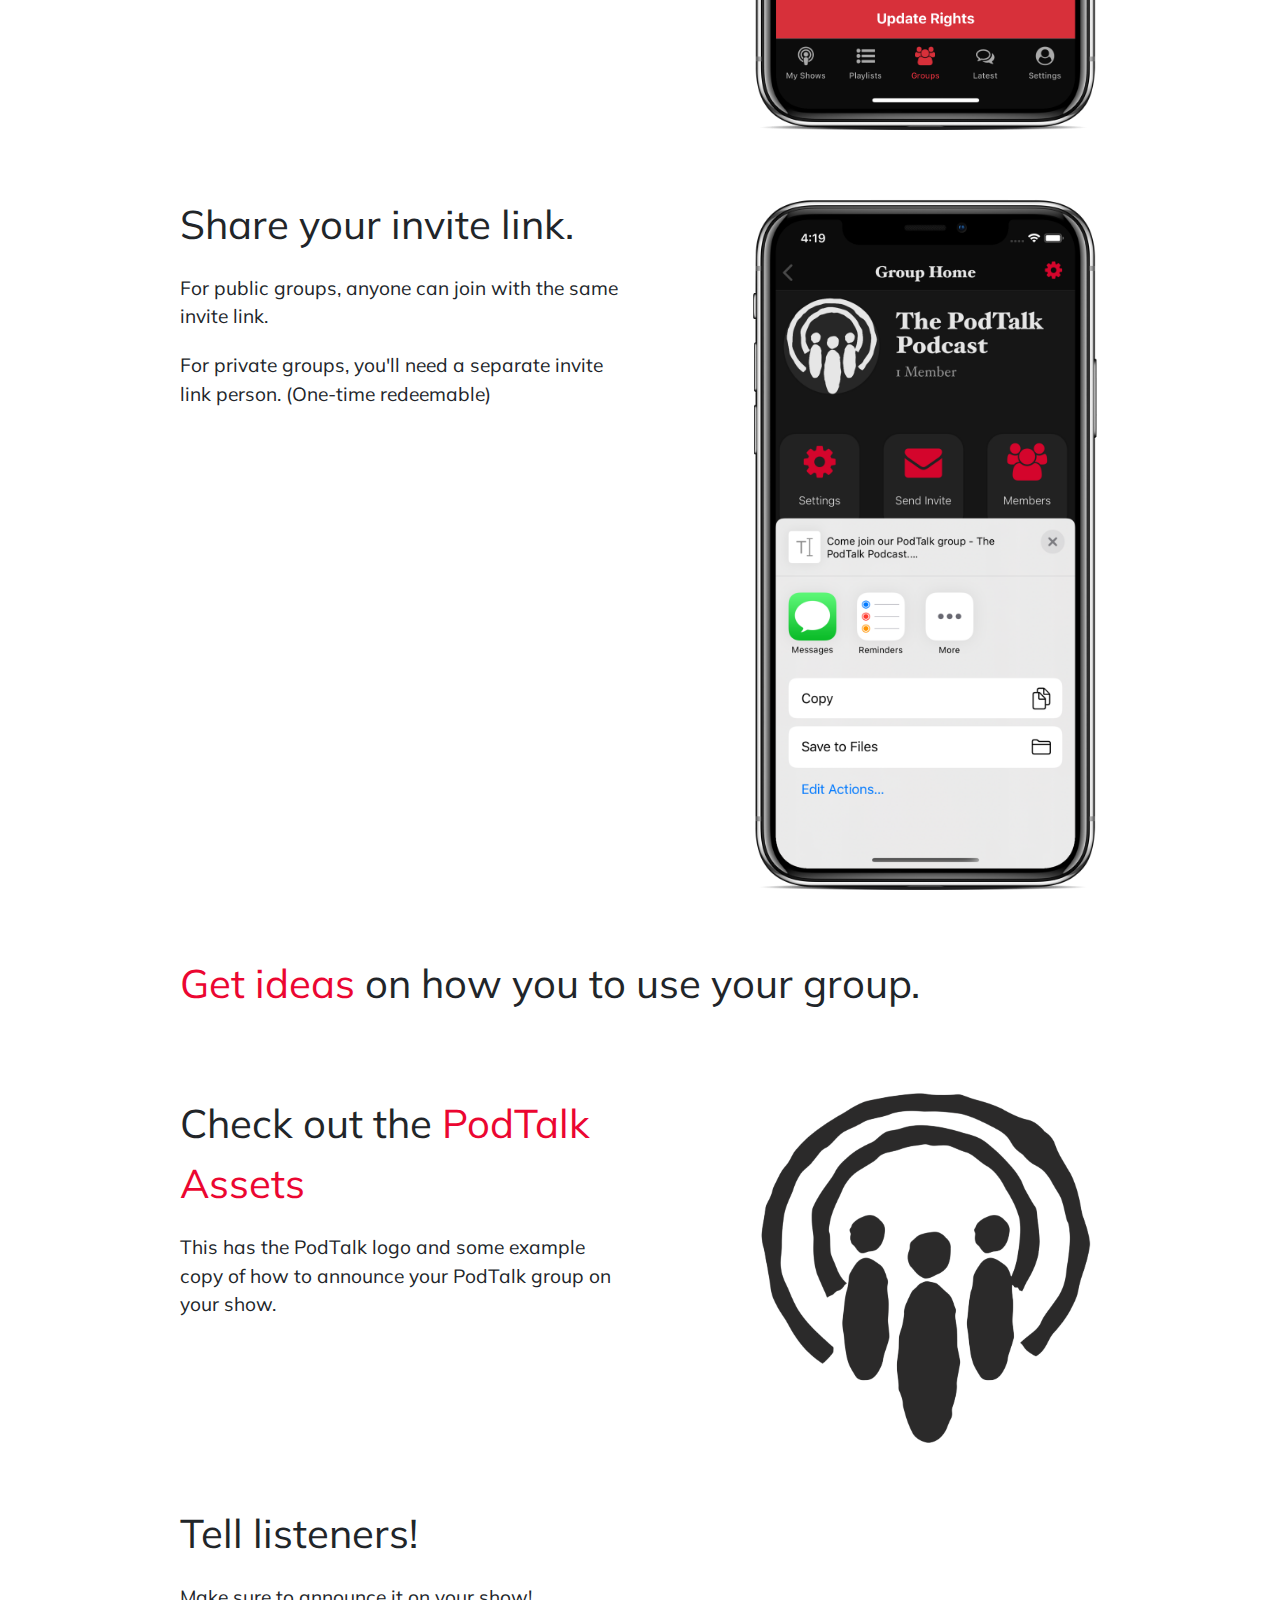
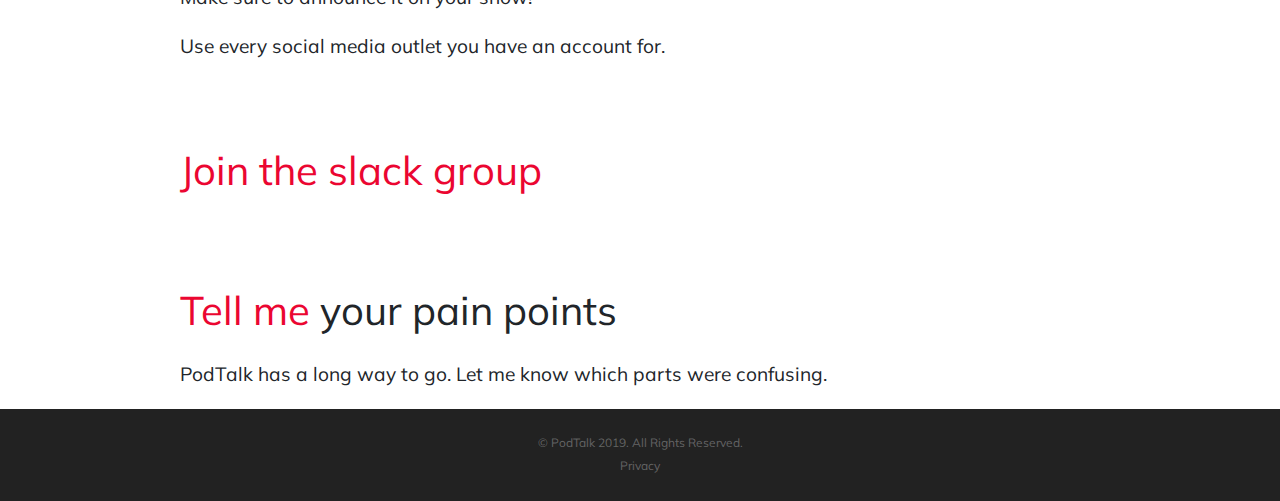
<file: host_start.html>
<!DOCTYPE html>
<html lang="en">

<head>

  <meta charset="utf-8">
  <meta name="viewport" content="width=device-width, initial-scale=1, shrink-to-fit=no">
  <meta name="description" content="">
  <meta name="author" content="">

  <title>Hosts - Get Started</title>

  <!-- Bootstrap core CSS -->
  <link href="vendor/bootstrap/css/bootstrap.min.css" rel="stylesheet">

  <!-- Custom fonts for this template -->
  <link href="vendor/fontawesome-free/css/all.min.css" rel="stylesheet">
  <link rel="stylesheet" href="vendor/simple-line-icons/css/simple-line-icons.css">
  <link href="https://fonts.googleapis.com/css?family=Lato" rel="stylesheet">
  <link href="https://fonts.googleapis.com/css?family=Catamaran:100,200,300,400,500,600,700,800,900" rel="stylesheet">
  <link href="https://fonts.googleapis.com/css?family=Muli" rel="stylesheet">

  <!-- Plugin CSS -->
  <link rel="stylesheet" href="device-mockups/device-mockups.min.css">
  <link rel="stylesheet" href="https://use.fontawesome.com/releases/v5.2.0/css/all.css" integrity="sha384-hWVjflwFxL6sNzntih27bfxkr27PmbbK/iSvJ+a4+0owXq79v+lsFkW54bOGbiDQ" crossorigin="anonymous">
    

  <!-- Custom styles for this template -->
  <link href="css/new-age.css" rel="stylesheet">

  <link href="css/kasey.css" rel="stylesheet">

</head>

<body id="page-top">

  <!-- Navigation -->
  <nav class="navbar navbar-expand-lg navbar-light fixed-top" id="mainNav">
    <div class="container">
      <a class="navbar-brand js-scroll-trigger" href="index.html">PodTalk</a>
      <button class="navbar-toggler navbar-toggler-right" type="button" data-toggle="collapse" data-target="#navbarResponsive" aria-controls="navbarResponsive" aria-expanded="false" aria-label="Toggle navigation">
        Menu
        <i class="fas fa-bars"></i>
      </button>
      <div class="collapse navbar-collapse" id="navbarResponsive">
        <ul class="navbar-nav ml-auto">
          <li class="nav-item">
            <a class="nav-link js-scroll-trigger" href="https://apps.apple.com/us/app/podtalk/id1438894462">Download</a>
          </li>
          <li class="nav-item">
            <a class="nav-link js-scroll-trigger" href="hosts.html">Hosts</a>
          </li>
          <li class="nav-item">
            <a class="nav-link js-scroll-trigger" href="host_ideas.html">Ideas</a>
          </li>
          <li class="nav-item">
            <a class="nav-link js-scroll-trigger" href="mailto:kasey.podtalk@gmail.com">Contact</a>
          </li>
        </ul>
      </div>
    </div>
  </nav>

  <section class="download bg-download text-center" id="download">
    <div class="container">
      <div class="row">
        <div class="col-md-8 mx-auto">
          <h2 class="section-heading">Host Getting Started Checklist</h2>
        </div>
      </div>
    </div>
  </section>

  <div class="container top-buffer">
    <div class="row">
      <div class="col-md-1"></div>
      <div class="col-md-5">
        <p class="qa-title">Create your PodTalk group</p>
        <p class="feature-body">Name it whatever you like (but must be unique).</p>
      </div>
      <div class="col-md-1"></div>
      <div class="col-md-4 my-auto text-center">
        <img src="img/choose_name.png" class="feature-shot" alt="">
      </div>
      <div class="col-md-1"></div>
    </div>
  </div>

  <div class="container top-buffer">
    <div class="row">
      <div class="col-md-1"></div>
      <div class="col-md-5">
        <p class="qa-title">Add a picture</p>
      </div>
      <div class="col-md-1"></div>
      <div class="col-md-4 my-auto text-center">
        <img src="img/choose_group_pic.png" class="feature-shot" alt="">
      </div>
      <div class="col-md-1"></div>
    </div>
  </div>

  <div class="container top-buffer">
    <div class="row">
      <div class="col-md-1"></div>
      <div class="col-md-5">
        <p class="qa-title">Add a welcoming announcement</p>
        <p class="feature-body">Include a link to your homepage, twitter, and any ground rules for the group.</p>
        <p class="feature-body">Pin it.</p>
      </div>
      <div class="col-md-1"></div>
      <div class="col-md-4 my-auto text-center">
        <img src="img/group_welcome.png" class="feature-shot" alt="">
      </div>
      <div class="col-md-1"></div>
    </div>
  </div>

  <div class="container top-buffer">
    <div class="row">
      <div class="col-md-1"></div>
      <div class="col-md-5">
        <p class="qa-title">Add the latest episodes from your show to the group playlist</p>
      </div>
      <div class="col-md-1"></div>
      <div class="col-md-4 my-auto text-center">
        <img src="img/group_playlist_alt_2.png" class="feature-shot" alt="">
      </div>
      <div class="col-md-1"></div>
    </div>
  </div>

  <div class="container top-buffer">
    <div class="row">
      <div class="col-md-1"></div>
      <div class="col-md-5">
        <p class="qa-title">Add a couple comments</p>
        <p class="feature-body">Show listeners you really do plan on talking with them.</p>
        <p class="feature-body">Voice comments are better than text.</p>
      </div>
      <div class="col-md-1"></div>
      <div class="col-md-4 my-auto text-center">
        <img src="img/starter_comments.png" class="feature-shot" alt="">
      </div>
      <div class="col-md-1"></div>
    </div>
  </div>

  <div class="container top-buffer">
    <div class="row">
      <div class="col-md-1"></div>
      <div class="col-md-5">
        <p class="qa-title">Fill out your user profile</p>
        <p class="feature-body">Make sure to add your own picture and bio.</p>
        <p class="feature-body">Keep your account as public if you'd like to share your podcast subscriptions with listeners.</p>
      </div>
      <div class="col-md-1"></div>
      <div class="col-md-4 my-auto text-center">
        <img src="img/my_profile.png" class="feature-shot" alt="">
      </div>
      <div class="col-md-1"></div>
    </div>
  </div>

  <div class="container top-buffer">
    <div class="row">
      <div class="col-md-1"></div>
      <div class="col-md-5">
        
        <p class="qa-title">Check the group default notifications.</p>
        <p class="feature-body">These are the notification settings listeners will start with when they join your group.</p>
      </div>
      <div class="col-md-1"></div>
      <div class="col-md-4 my-auto text-center">
        <img src="img/notifications.png" class="feature-shot" alt="">
      </div>
      <div class="col-md-1"></div>
    </div>
  </div>

  <div class="container top-buffer">
    <div class="row">
      <div class="col-md-1"></div>
      <div class="col-md-5">
        <p class="qa-title">Check the group default rights.</p>
        <p class="feature-body">This determines what group members can do in the group (edit the playlist, make comments, etc.)</p>
      </div>
      <div class="col-md-1"></div>
      <div class="col-md-4 my-auto text-center">
        <img src="img/rights.png" class="feature-shot" alt="">
      </div>
      <div class="col-md-1"></div>
    </div>
  </div>

  <div class="container top-buffer">
    <div class="row">
      <div class="col-md-1"></div>
      <div class="col-md-5">
        <p class="qa-title">Share your invite link.</p>
        <p class="feature-body">For public groups, anyone can join with the same invite link.</p>
        <p class="feature-body">For private groups, you'll need a separate invite link person. (One-time redeemable)</p>
      </div>
      <div class="col-md-1"></div>
      <div class="col-md-4 my-auto text-center">
        <img src="img/invite_link.png" class="feature-shot" alt="">
      </div>
      <div class="col-md-1"></div>
    </div>
  </div>

  <div class="container top-buffer">
    <div class="row">
      <div class="col-md-1"></div>
      <div class="col-md-10">
        <p class="qa-title"><a href="host_ideas.html">Get ideas</a> on how you to use your group.</p>
      </div>
      <div class="col-md-1"></div>
    </div>
  </div>

  <div class="container top-buffer">
    <div class="row">
      <div class="col-md-1"></div>
      <div class="col-md-5">
        <p class="qa-title">Check out the <a href="https://www.dropbox.com/sh/ro6i2yozz2eeevb/AAD0ADI4abgRocKgwwPf4hfSa?dl=0">PodTalk Assets</a></p>
        <p class="feature-body">This has the PodTalk logo and some example copy of how to announce your PodTalk group on your show.</a></p>
      </div>
      <div class="col-md-1"></div>
      <div class="col-md-4 my-auto text-center">
        <img src="img/logo_black_clear_bg.png" class="feature-shot" alt="">
      </div>
      <div class="col-md-1"></div>
    </div>
  </div>

  <div class="container top-buffer">
    <div class="row">
      <div class="col-md-1"></div>
      <div class="col-md-10">
        <p class="qa-title">Tell listeners!</p>
        <p class="feature-body">Make sure to announce it on your show!</p>
        <p class="feature-body">Use every social media outlet you have an account for.</p>
      </div>
      <div class="col-md-1"></div>
    </div>
  </div>

  <div class="container top-buffer">
    <div class="row">
      <div class="col-md-1"></div>
      <div class="col-md-10">
        <p class="qa-title"><a href="https://join.slack.com/t/podtalkgroup/shared_invite/enQtNzkxNTc3NjMxNzY1LTcxMTZjMGIyMWJlMjNjNmQxZWJjMDNkMTYwMWQ0MzY3ZjYyMTc2NTU0ZWU4MWVkYTZlYWRiYTAwNmE5ZWIyODc">Join the slack group</a></p>
      </div>
      <div class="col-md-1"></div>
    </div>
  </div>

  <div class="container top-buffer">
    <div class="row">
      <div class="col-md-1"></div>
      <div class="col-md-10">
        <p class="qa-title"><a href="mailto:kasey.podtalk@gmail.com">Tell me</a> your pain points</p>
        <p class="feature-body">PodTalk has a long way to go. Let me know which parts were confusing.</p>
      </div>
      <div class="col-md-1"></div>
    </div>
  </div>

  <footer>
    <div class="container">
      <p>&copy; PodTalk 2019. All Rights Reserved.</p>
      <ul class="list-inline">
        <li class="list-inline-item">
          <a href="privacy.pdf">Privacy</a>
        </li>
      </ul>
    </div>
  </footer>

  <!-- Bootstrap core JavaScript -->
  <script src="vendor/jquery/jquery.min.js"></script>
  <script src="vendor/bootstrap/js/bootstrap.bundle.min.js"></script>

  <!-- Plugin JavaScript -->
  <script src="vendor/jquery-easing/jquery.easing.min.js"></script>

  <!-- Custom scripts for this template -->
  <script src="js/new-age.min.js"></script>

</body>

</html>
</file>
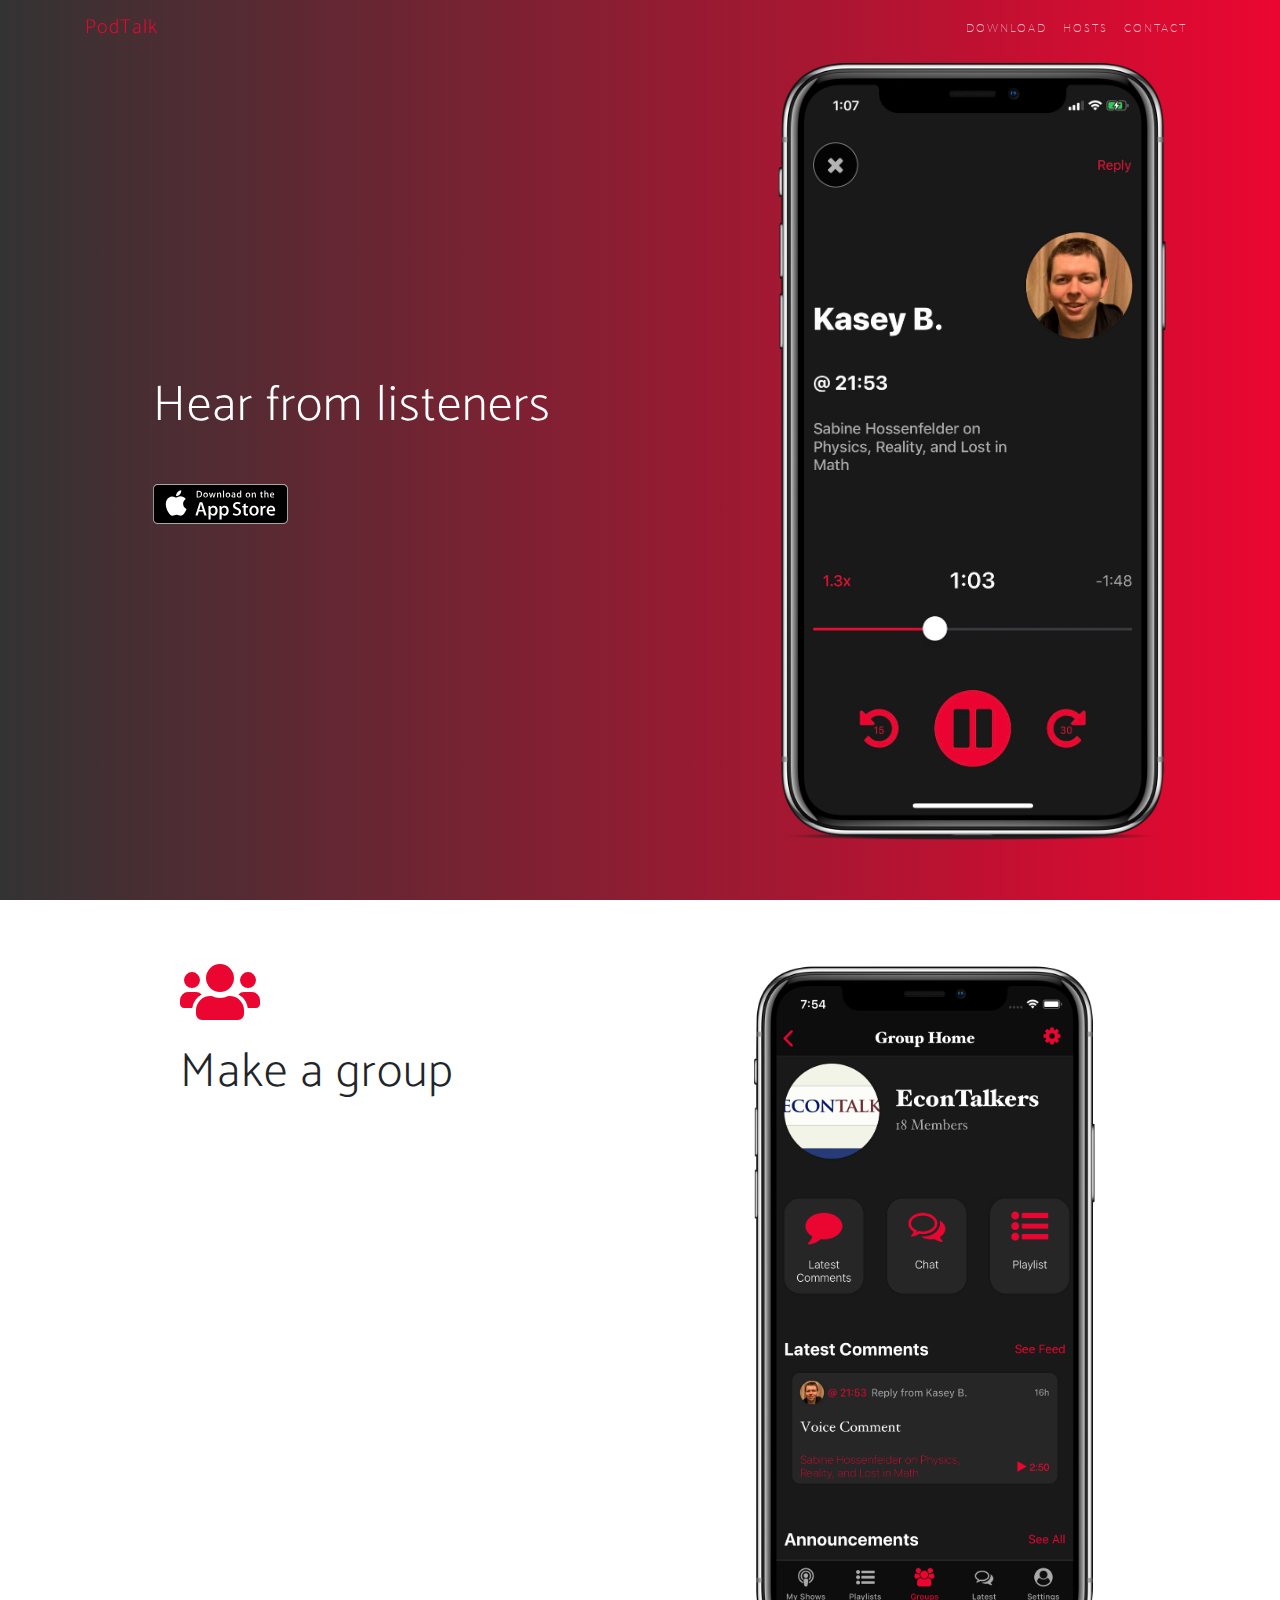
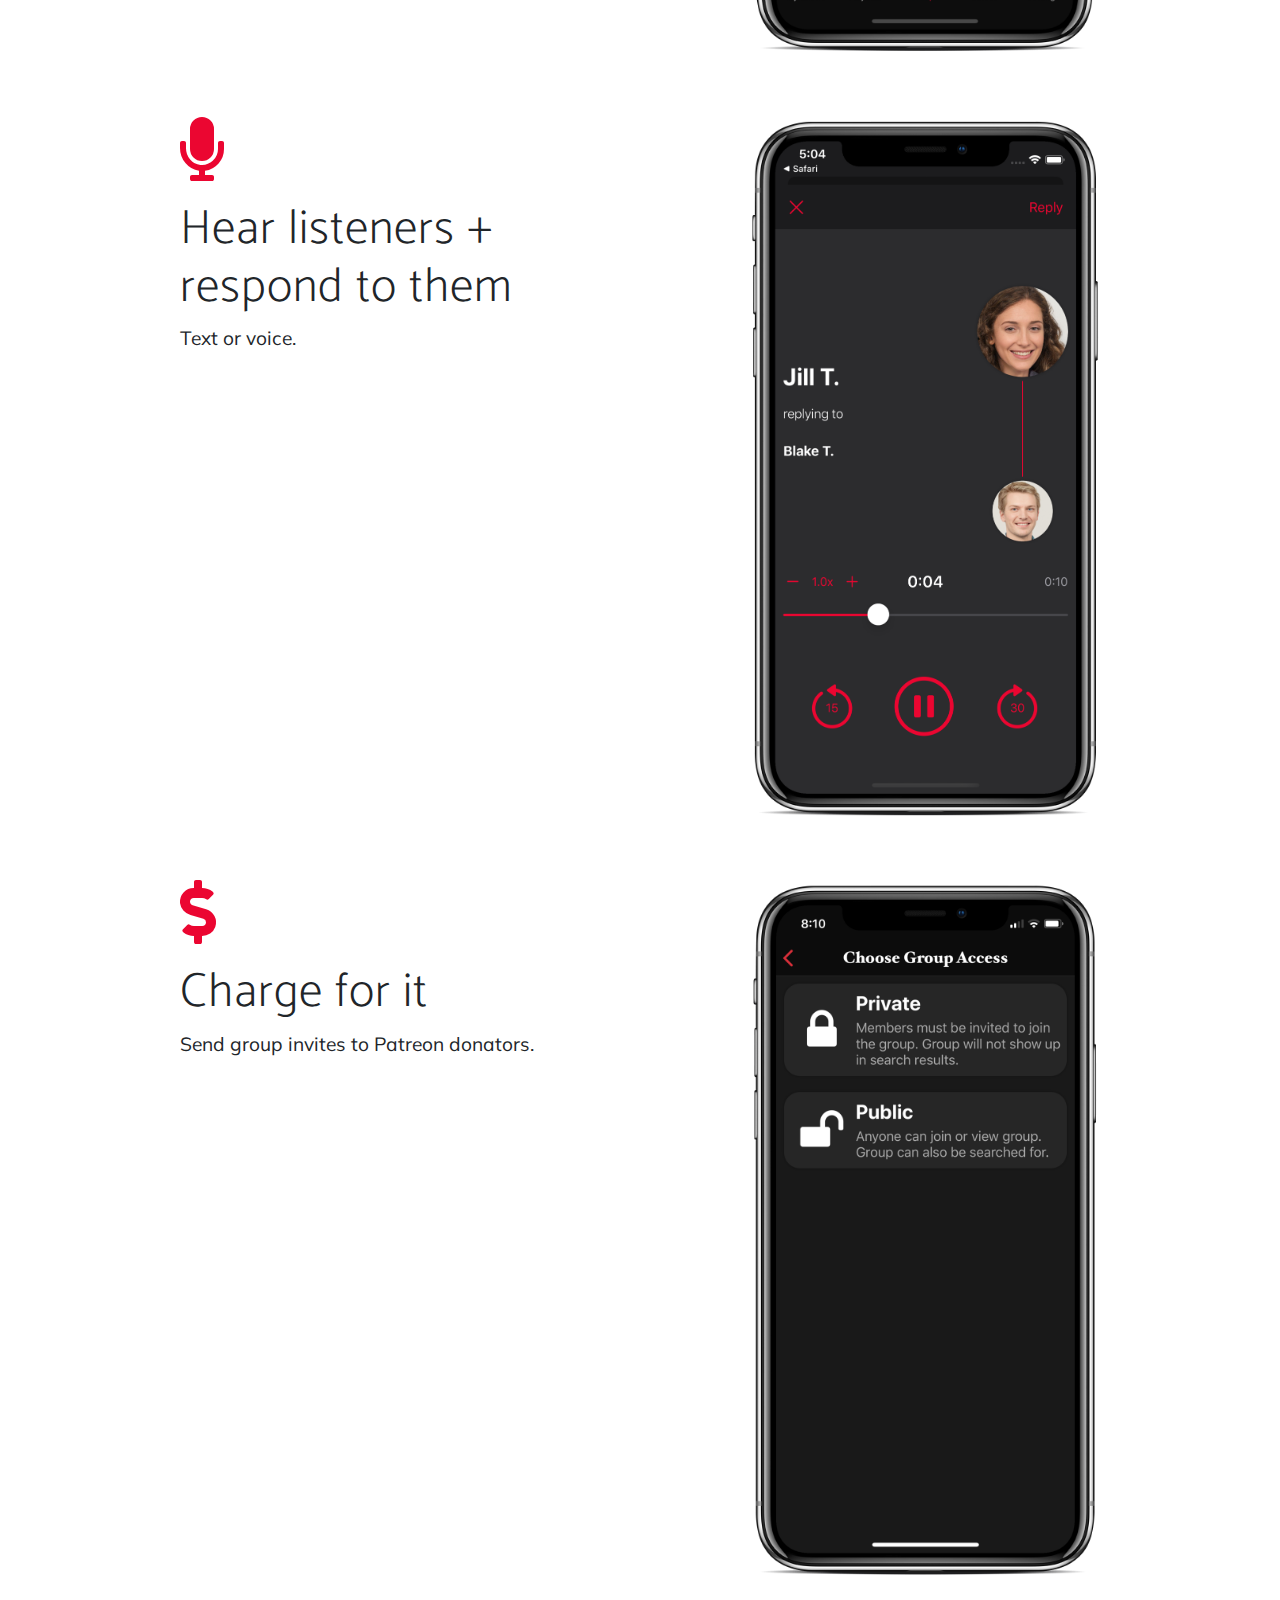
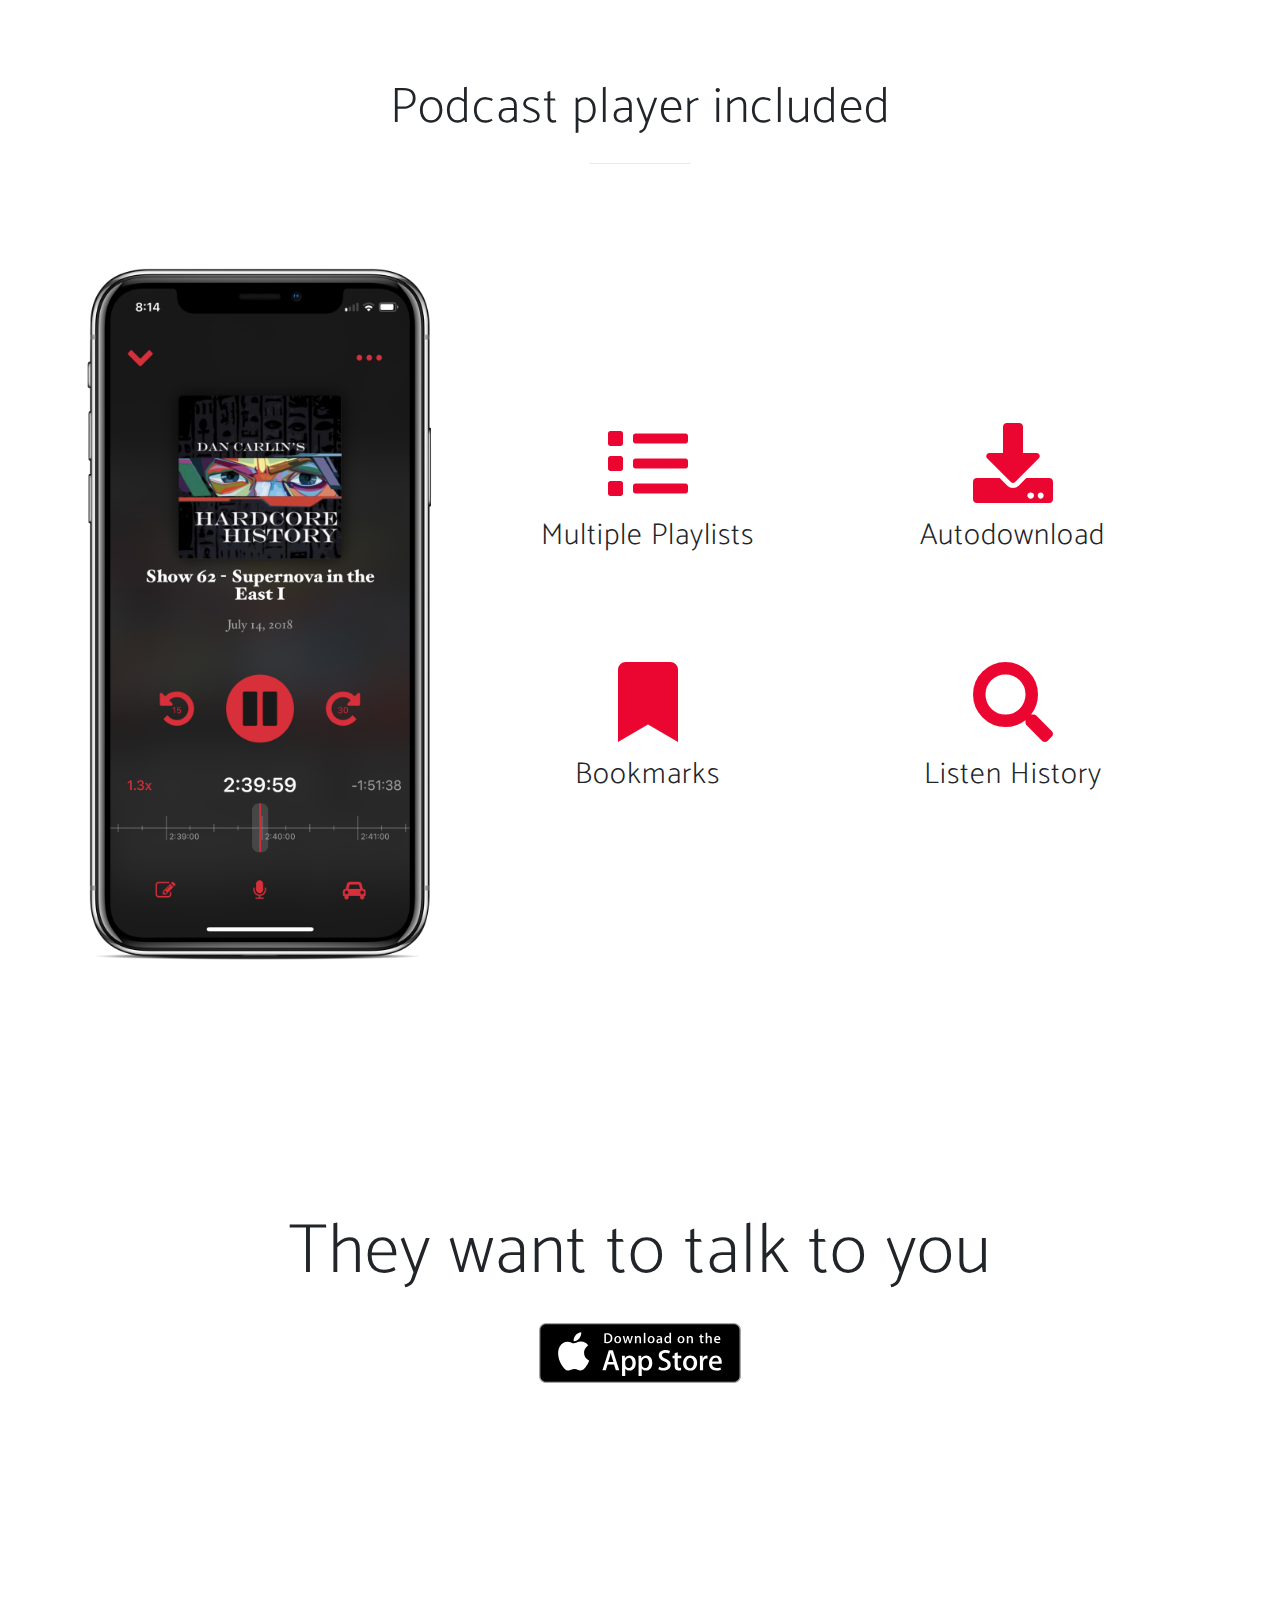
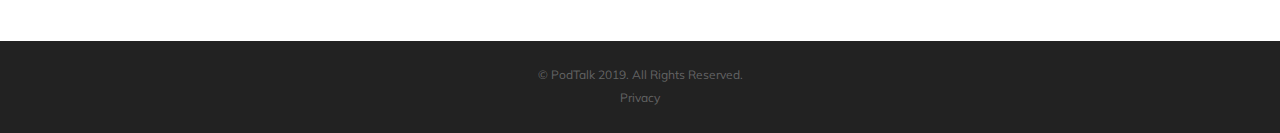
<file: hosts.html>
<!DOCTYPE html>
<html lang="en">

<head>

  <meta charset="utf-8">
  <meta name="viewport" content="width=device-width, initial-scale=1, shrink-to-fit=no">
  <meta name="description" content="">
  <meta name="author" content="">

  <title>PodTalk - Hosts</title>

  <!-- Bootstrap core CSS -->
  <link href="vendor/bootstrap/css/bootstrap.min.css" rel="stylesheet">

  <!-- Custom fonts for this template -->
  <link href="vendor/fontawesome-free/css/all.min.css" rel="stylesheet">
  <link rel="stylesheet" href="vendor/simple-line-icons/css/simple-line-icons.css">
  <link href="https://fonts.googleapis.com/css?family=Lato" rel="stylesheet">
  <link href="https://fonts.googleapis.com/css?family=Catamaran:100,200,300,400,500,600,700,800,900" rel="stylesheet">
  <link href="https://fonts.googleapis.com/css?family=Muli" rel="stylesheet">

  <!-- Plugin CSS -->
  <link rel="stylesheet" href="device-mockups/device-mockups.min.css">
  <link rel="stylesheet" href="https://use.fontawesome.com/releases/v5.2.0/css/all.css" integrity="sha384-hWVjflwFxL6sNzntih27bfxkr27PmbbK/iSvJ+a4+0owXq79v+lsFkW54bOGbiDQ" crossorigin="anonymous">
    

  <!-- Custom styles for this template -->
  <link href="css/new-age.css" rel="stylesheet">

  <link href="css/kasey.css" rel="stylesheet">

</head>

<body id="page-top">

  <!-- Navigation -->
  <nav class="navbar navbar-expand-lg navbar-light fixed-top" id="mainNav">
    <div class="container">
      <a class="navbar-brand js-scroll-trigger" href="index.html">PodTalk</a>
      <button class="navbar-toggler navbar-toggler-right" type="button" data-toggle="collapse" data-target="#navbarResponsive" aria-controls="navbarResponsive" aria-expanded="false" aria-label="Toggle navigation">
        Menu
        <i class="fas fa-bars"></i>
      </button>
      <div class="collapse navbar-collapse" id="navbarResponsive">
        <ul class="navbar-nav ml-auto">
          <li class="nav-item">
            <a class="nav-link js-scroll-trigger" href="https://apps.apple.com/us/app/podtalk/id1438894462">Download</a>
          </li>
          <li class="nav-item">
            <a class="nav-link js-scroll-trigger" href="hosts.html">Hosts</a>
          </li>
          <li class="nav-item">
            <a class="nav-link js-scroll-trigger" href="mailto:kasey.podtalk@gmail.com">Contact</a>
          </li>
        </ul>
      </div>
    </div>
  </nav>

  <header class="masthead host">
    <div class="container h-100">
      <div class="row h-100">
        <div class="col-lg-7 my-auto">
          <div class="header-content mx-auto">
            <h1 class="mb-5">Hear from listeners</h1>
            <div class="badges">
              <a class="badge-link" href="https://apps.apple.com/us/app/podtalk/id1438894462"><img src="img/app-store-badge.svg" alt=""></a>
            </div>
          </div>
        </div>
        <div class="col-lg-5 my-auto text-center">
          <img src="img/listener_voice_comment.png" class="main-shot" alt="">
        </div>
      </div>
    </div>
  </header>

  <div class="container top-buffer">
    <div class="row">
      <div class="col-md-1"></div>
      <div class="col-md-5">
        <i class="fa fa-users feature-icon"></i>
        <h1 class="feature-title top-baby-buffer">Make a group</h1>
      </div>
      <div class="col-md-1"></div>
      <div class="col-md-4 my-auto text-center">
        <img src="img/group_home.png" class="feature-shot" alt="">
      </div>
      <div class="col-md-1"></div>
    </div>
  </div>

  <div class="container top-buffer">
    <div class="row">
      <div class="col-md-1"></div>
      <div class="col-md-5">
        <i class="fa fa-microphone feature-icon"></i>
        <h1 class="feature-title top-baby-buffer">Hear listeners + respond to them</h1>
        <p class="feature-body">Text or voice.</p>
      </div>
      <div class="col-md-1"></div>
      <div class="col-md-4 my-auto text-center">
        <img src="img/voice_reply.png" class="feature-shot" alt="">
      </div>
      <div class="col-md-1"></div>
    </div>
  </div>

  <div class="container top-buffer">
    <div class="row">
      <div class="col-md-1"></div>
      <div class="col-md-5">
        <i class="fa fa-dollar-sign feature-icon"></i>
        <h1 class="feature-title top-baby-buffer">Charge for it</h1>
        <p class="feature-body">Send group invites to Patreon donators.</p>
      </div>
      <div class="col-md-1"></div>
      <div class="col-md-4 my-auto text-center">
        <img src="img/private_v_public.png" class="feature-shot" alt="">
      </div>
      <div class="col-md-1"></div>
    </div>
  </div>

  <section class="features" id="features">
    <div class="container">
      <div class="section-heading text-center">
        <h2>Podcast player included</h2>
        <hr>
      </div>
      <div class="row">
        <div class="col-lg-4 my-auto text-center">
          <img src="img/now_playing.png" class="features" alt="">
        </div>
        <div class="col-lg-8 my-auto">
          <div class="container-fluid">
            <div class="row">
              <div class="col-lg-6">
                <div class="feature-item">
                  <i class="fa fa-list text-primary"></i>
                  <h3>Multiple Playlists</h3>
                </div>
              </div>
              <div class="col-lg-6">
                <div class="feature-item">
                  <i class="fa fa-download text-primary"></i>
                  <h3>Autodownload</h3>
                </div>
              </div>
            </div>
            <div class="row">
              <div class="col-lg-6">
                <div class="feature-item">
                  <i class="fa fa-bookmark text-primary"></i>
                  <h3>Bookmarks</h3>
                </div>
              </div>
              <div class="col-lg-6">
                <div class="feature-item">
                  <i class="fa fa-search text-primary"></i>
                  <h3>Listen History</h3>
                </div>
              </div>
            </div>
          </div>
        </div>
      </div>
    </div>
  </section>

  <section class="download bg-download text-center" id="download">
    <div class="container">
      <div class="row">
        <div class="col-md-8 mx-auto">
          <h2 class="section-heading">They want to talk to you</h2>
          <div class="badges bottom-buffer top-baby-buffer">
            <a class="badge-link" href="https://apps.apple.com/us/app/podtalk/id1438894462"><img src="img/app-store-badge.svg" alt=""></a>
          </div>
          <a href="host_start.html" class="btn btn-outline btn-xl main-action-button-white-bg">Getting Started Guide</a>
        </div>
      </div>
    </div>
  </section>

  <footer>
    <div class="container">
      <p>&copy; PodTalk 2019. All Rights Reserved.</p>
      <ul class="list-inline">
        <li class="list-inline-item">
          <a href="privacy.pdf">Privacy</a>
        </li>
      </ul>
    </div>
  </footer>

  <!-- Bootstrap core JavaScript -->
  <script src="vendor/jquery/jquery.min.js"></script>
  <script src="vendor/bootstrap/js/bootstrap.bundle.min.js"></script>

  <!-- Plugin JavaScript -->
  <script src="vendor/jquery-easing/jquery.easing.min.js"></script>

  <!-- Custom scripts for this template -->
  <script src="js/new-age.min.js"></script>

</body>

</html>
</file>
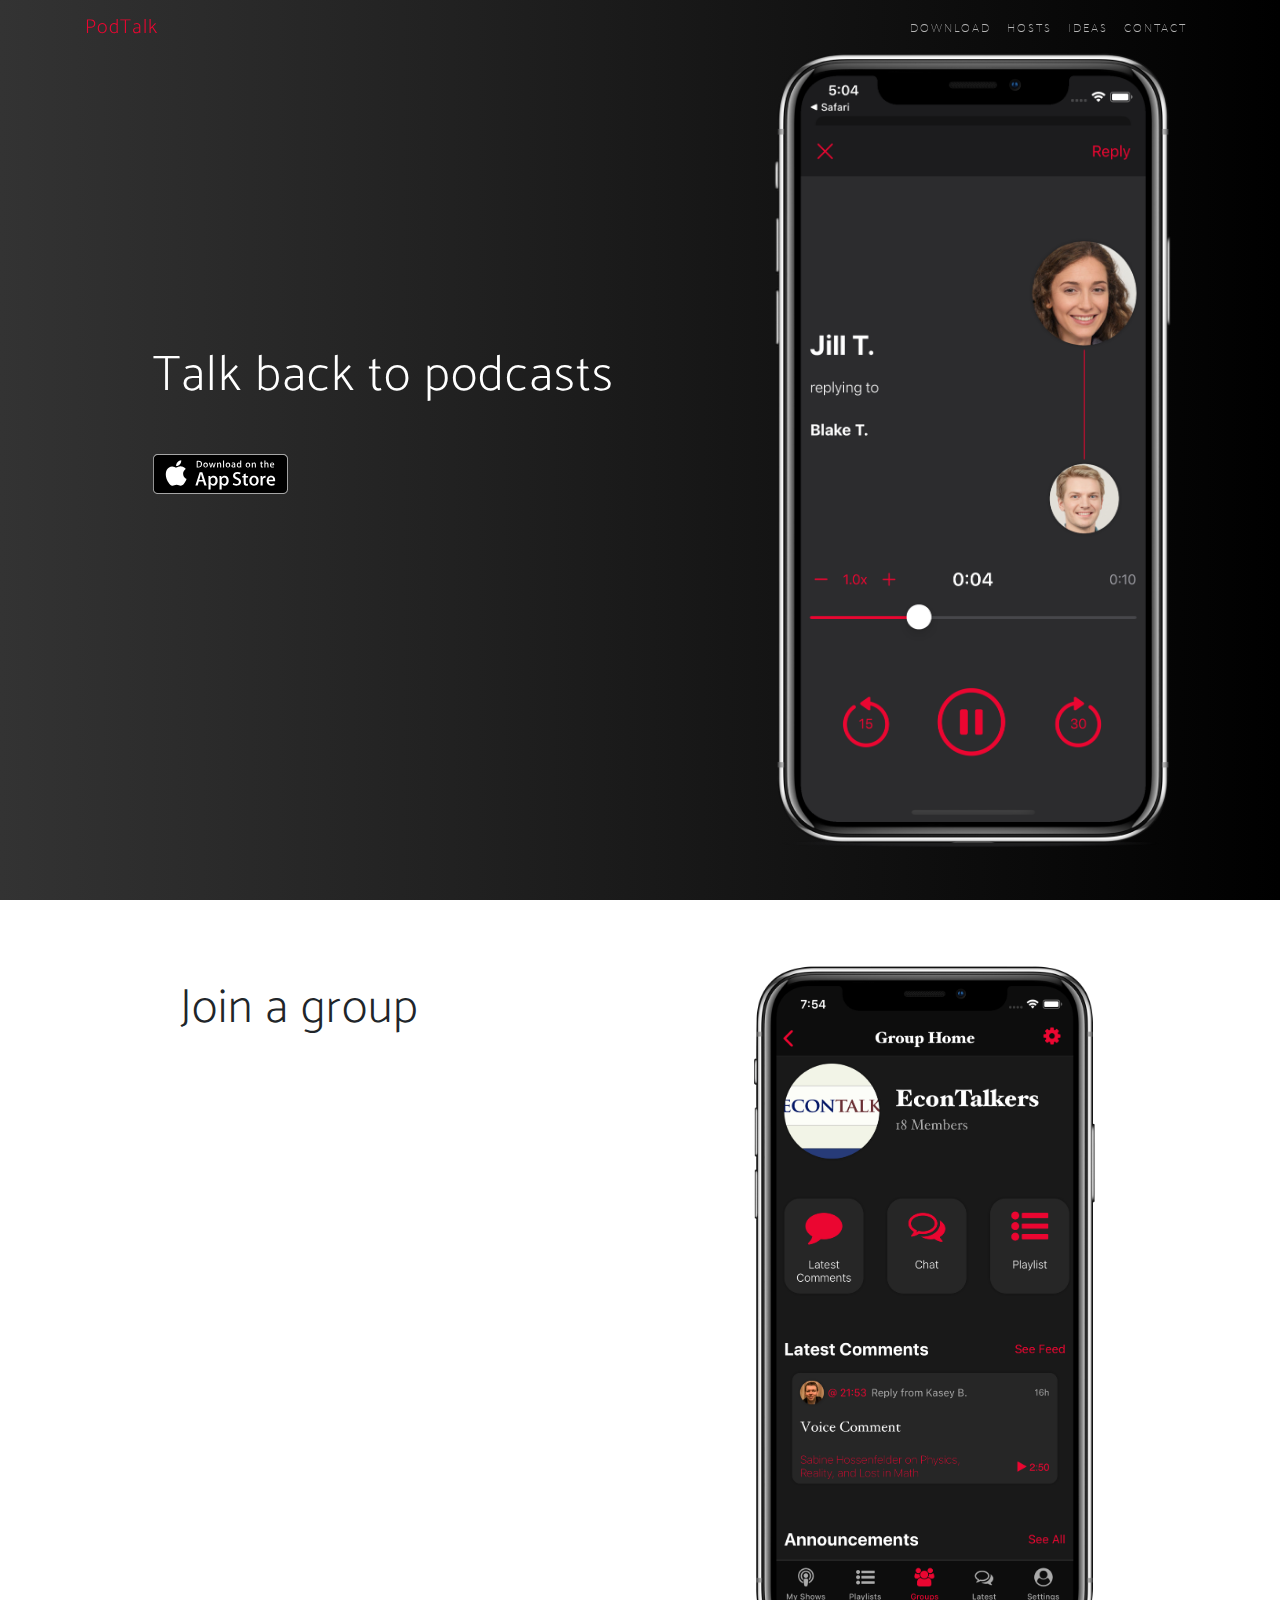
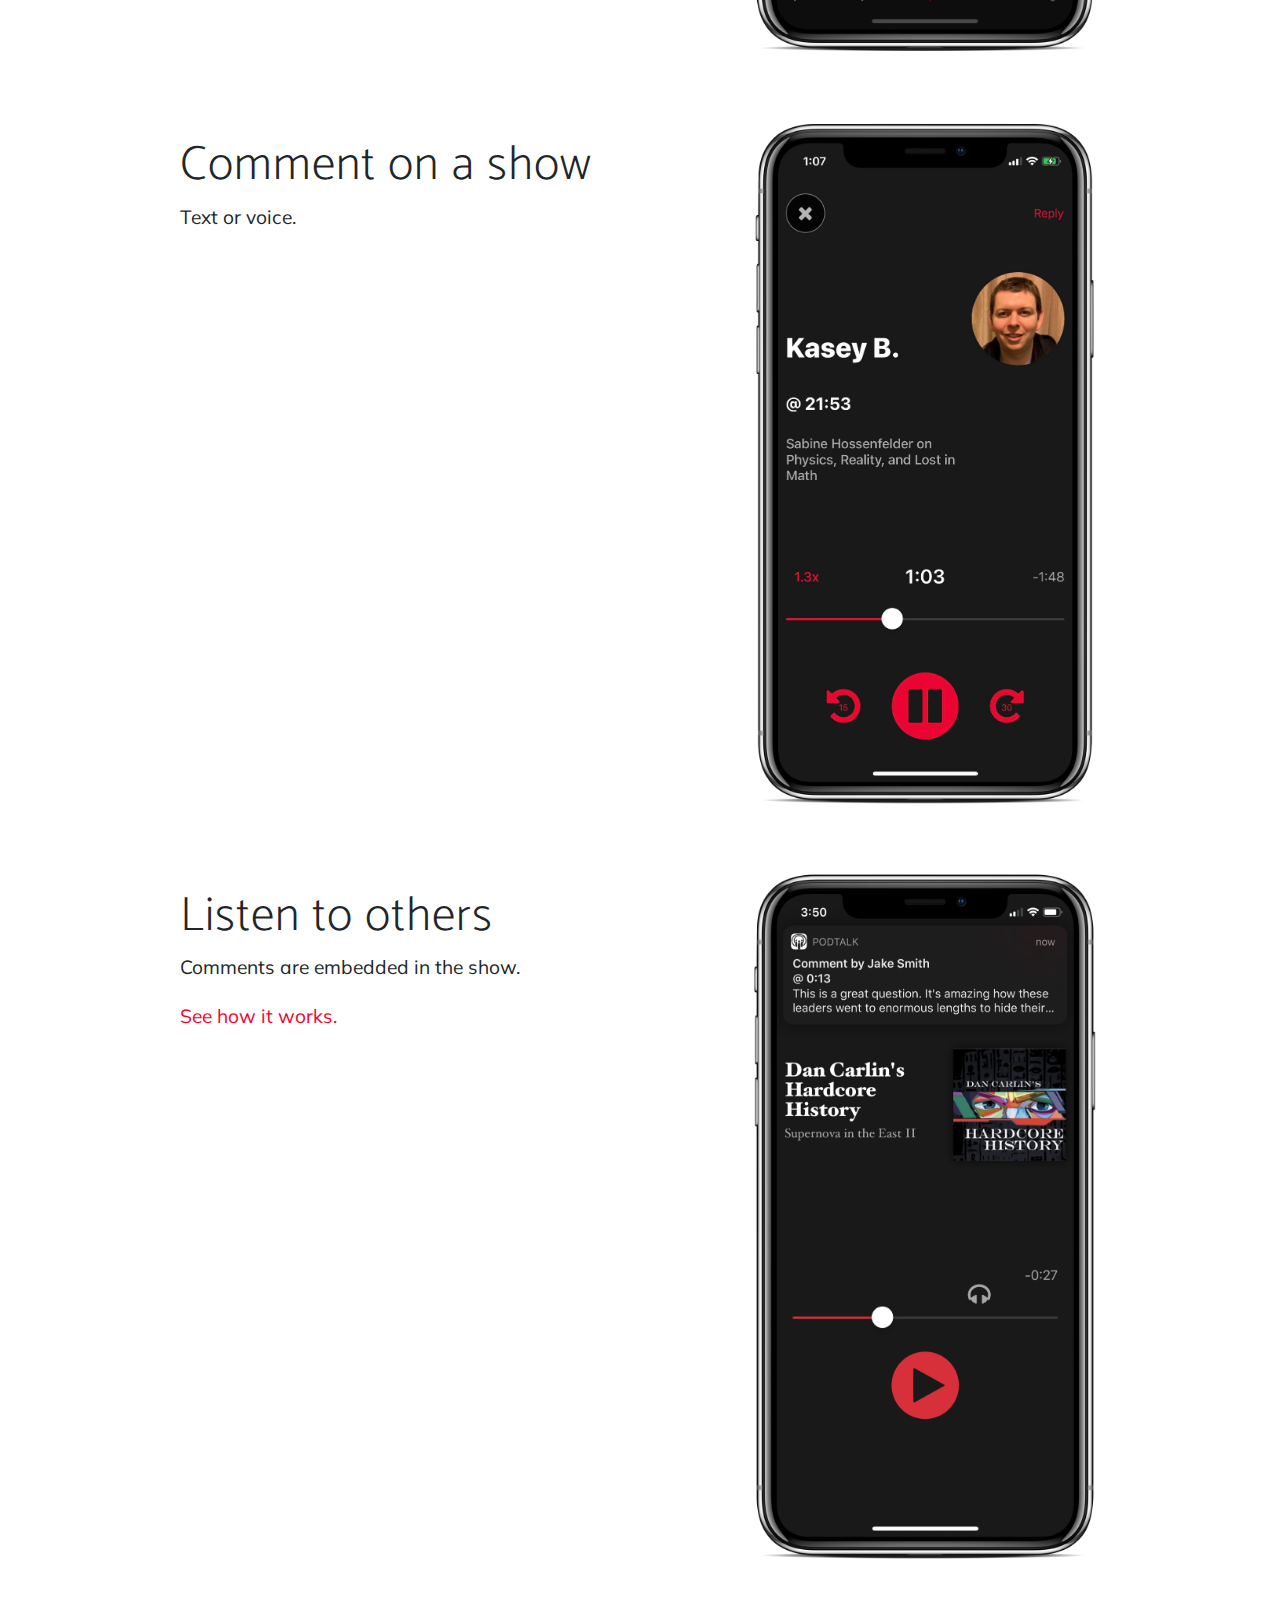
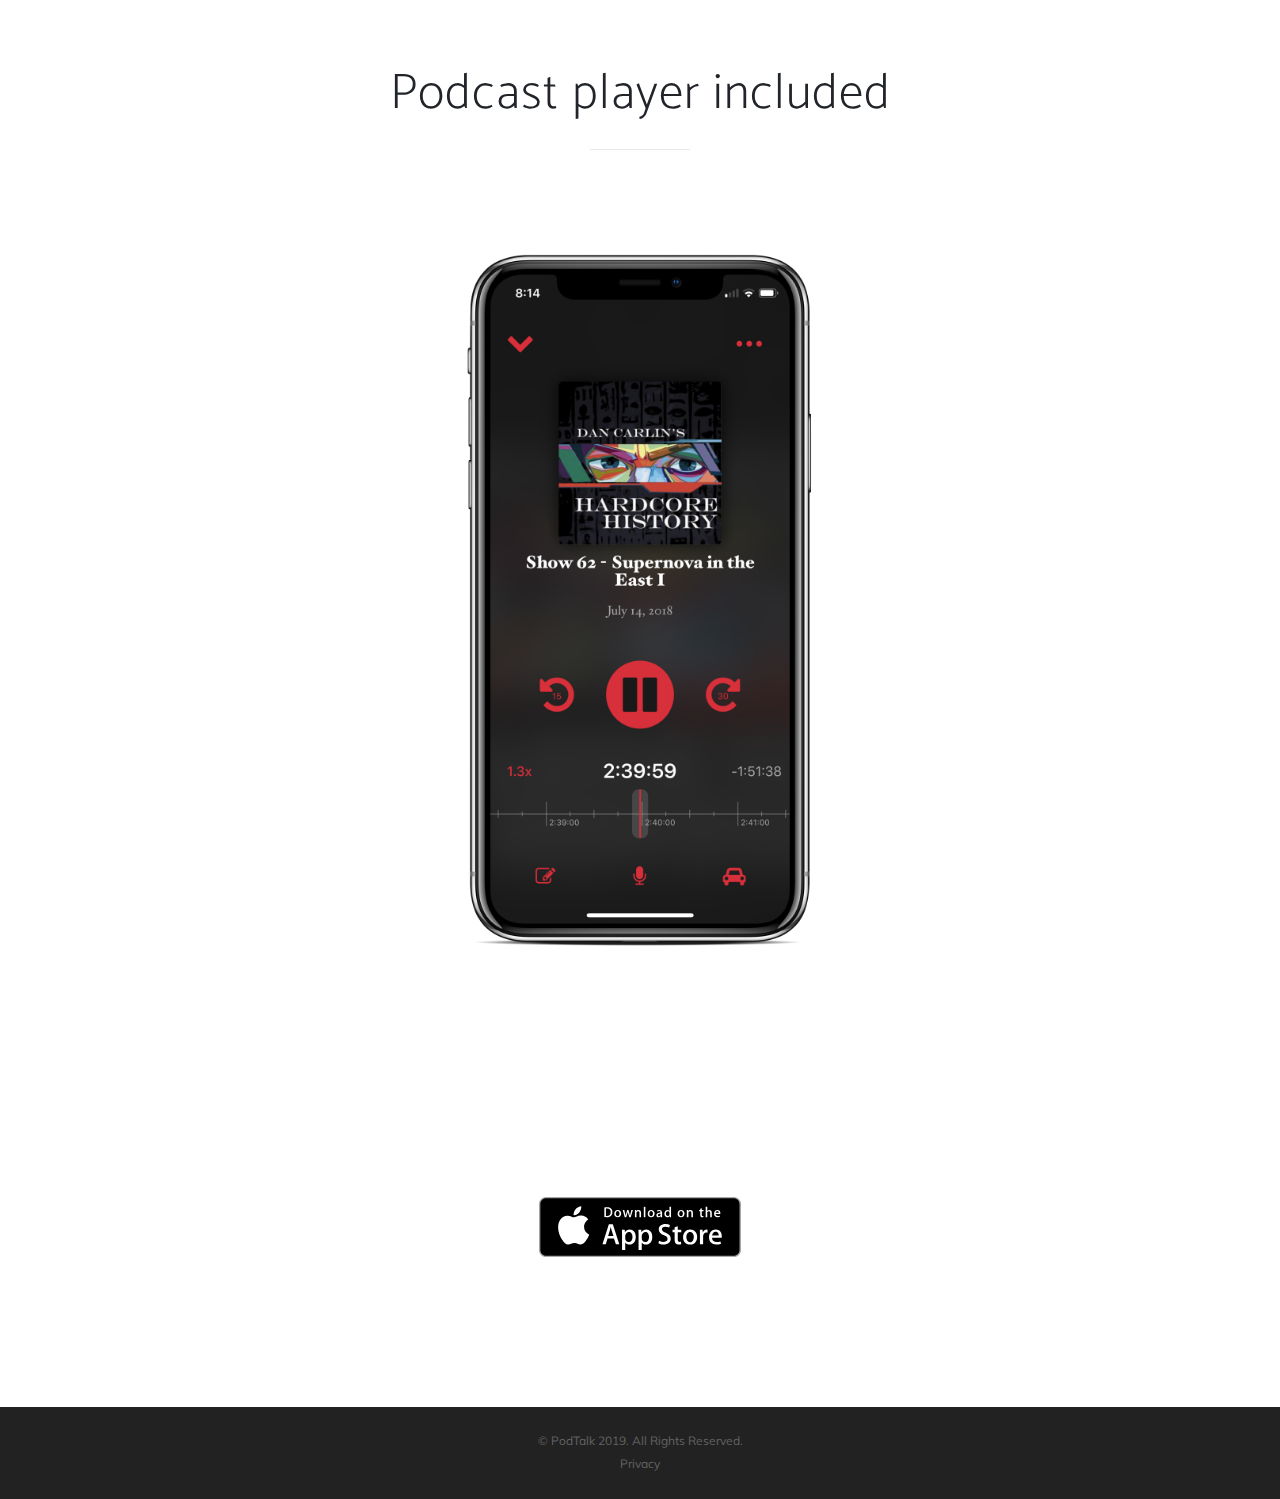
<file: index_original.html>
<!DOCTYPE html>
<html lang="en">

<head>

  <meta charset="utf-8">
  <meta name="viewport" content="width=device-width, initial-scale=1, shrink-to-fit=no">
  <meta name="description" content="">
  <meta name="author" content="">

  <title>PodTalk</title>

  <!-- Bootstrap core CSS -->
  <link href="vendor/bootstrap/css/bootstrap.min.css" rel="stylesheet">

  <!-- Custom fonts for this template -->
  <link href="vendor/fontawesome-free/css/all.min.css" rel="stylesheet">
  <link rel="stylesheet" href="vendor/simple-line-icons/css/simple-line-icons.css">
  <link href="https://fonts.googleapis.com/css?family=Lato" rel="stylesheet">
  <link href="https://fonts.googleapis.com/css?family=Catamaran:100,200,300,400,500,600,700,800,900" rel="stylesheet">
  <link href="https://fonts.googleapis.com/css?family=Muli" rel="stylesheet">

  <!-- Plugin CSS -->
  <link rel="stylesheet" href="device-mockups/device-mockups.min.css">
  <link rel="stylesheet" href="https://use.fontawesome.com/releases/v5.2.0/css/all.css" integrity="sha384-hWVjflwFxL6sNzntih27bfxkr27PmbbK/iSvJ+a4+0owXq79v+lsFkW54bOGbiDQ" crossorigin="anonymous">
    

  <!-- Custom styles for this template -->
  <link href="css/new-age.css" rel="stylesheet">

  <link href="css/kasey.css" rel="stylesheet">

</head>

<body id="page-top">

  <!-- Navigation -->
  <nav class="navbar navbar-expand-lg navbar-light fixed-top" id="mainNav">
    <div class="container">
      <a class="navbar-brand js-scroll-trigger" href="#page-top">PodTalk</a>
      <button class="navbar-toggler navbar-toggler-right" type="button" data-toggle="collapse" data-target="#navbarResponsive" aria-controls="navbarResponsive" aria-expanded="false" aria-label="Toggle navigation">
        Menu
        <i class="fas fa-bars"></i>
      </button>
      <div class="collapse navbar-collapse" id="navbarResponsive">
        <ul class="navbar-nav ml-auto">
          <li class="nav-item">
            <a class="nav-link js-scroll-trigger" href="https://apps.apple.com/us/app/podtalk/id1438894462">Download</a>
          </li>
          <li class="nav-item">
            <a class="nav-link js-scroll-trigger" href="hosts.html">Hosts</a>
          </li>
          <li class="nav-item">
            <a class="nav-link js-scroll-trigger" href="host_ideas.html">Ideas</a>
          </li>
          <li class="nav-item">
            <a class="nav-link js-scroll-trigger" href="mailto:kasey.podtalk@gmail.com">Contact</a>
          </li>
        </ul>
      </div>
    </div>
  </nav>

  <header class="masthead">
    <div class="container h-100">
      <div class="row h-100">
        <div class="col-lg-7 my-auto">
          <div class="header-content mx-auto">
            <h1 class="mb-5">Talk back to podcasts</h1>
            <div class="badges bottom-buffer">
              <a class="badge-link" href="https://apps.apple.com/us/app/podtalk/id1438894462"><img src="img/app-store-badge.svg" alt=""></a>
            </div>
          </div>
        </div>
        <div class="col-lg-5 my-auto text-center">
          <img src="img/voice_reply.png" class="main-shot" alt="">
        </div>
      </div>
    </div>
  </header>

  <div class="container top-buffer">
    <div class="row">
      <div class="col-md-1"></div>
      <div class="col-md-5">
        <h1 class="feature-title top-baby-buffer">Join a group</h1>
      </div>
      <div class="col-md-1"></div>
      <div class="col-md-4 my-auto text-center">
        <img src="img/group_home.png" class="feature-shot" alt="">
      </div>
      <div class="col-md-1"></div>
    </div>
  </div>

  <div class="container top-buffer">
    <div class="row">
      <div class="col-md-1"></div>
      <div class="col-md-5">
        <h1 class="feature-title top-baby-buffer">Comment on a show</h1>
        <p class="feature-body">Text or voice.</p>
      </div>
      <div class="col-md-1"></div>
      <div class="col-md-4 my-auto text-center">
        <img src="img/listener_voice_comment.png" class="feature-shot" alt="">
      </div>
      <div class="col-md-1"></div>
    </div>
  </div>

  <div class="container top-buffer">
    <div class="row">
      <div class="col-md-1"></div>
      <div class="col-md-5">
        <h1 class="feature-title top-baby-buffer">Listen to others</h1>
        <p class="feature-body">Comments are embedded in the show.</p>
        <a href="embedded_faq.html" class="feature-body">See how it works.</a>
      </div>
      <div class="col-md-1"></div>
      <div class="col-md-4 my-auto text-center">
        <img src="img/text_demo.png" class="feature-shot" alt="">
      </div>
      <div class="col-md-1"></div>
    </div>
  </div>

  <section class="features" id="features">
    <div class="container">
      <div class="section-heading text-center">
        <h2>Podcast player included</h2>
        <hr>
      </div>
      <div class="row">
        <div class="col-md-4"></div>
        <div class="col-lg-4 my-auto text-center">
          <img src="img/now_playing.png" class="feature-shot" alt="">
        </div>
        <div class="col-md-4"></div>
      </div>
    </div>
  </section>

  <section class="download bg-download text-center" id="download">
    <div class="container">
      <div class="row">
        <div class="col-md-12">
          <div class="badges">
            <a class="badge-link" href="https://apps.apple.com/us/app/podtalk/id1438894462"><img src="img/app-store-badge.svg" alt=""></a>
          </div>
        </div>
      </div>
    </div>
  </section>

  <footer>
    <div class="container">
      <p>&copy; PodTalk 2019. All Rights Reserved.</p>
      <ul class="list-inline">
        <li class="list-inline-item">
          <a href="privacy.pdf">Privacy</a>
        </li>
      </ul>
    </div>
  </footer>

  <!-- Bootstrap core JavaScript -->
  <script src="vendor/jquery/jquery.min.js"></script>
  <script src="vendor/bootstrap/js/bootstrap.bundle.min.js"></script>

  <!-- Plugin JavaScript -->
  <script src="vendor/jquery-easing/jquery.easing.min.js"></script>

  <!-- Custom scripts for this template -->
  <script src="js/new-age.min.js"></script>

</body>

</html>
</file>
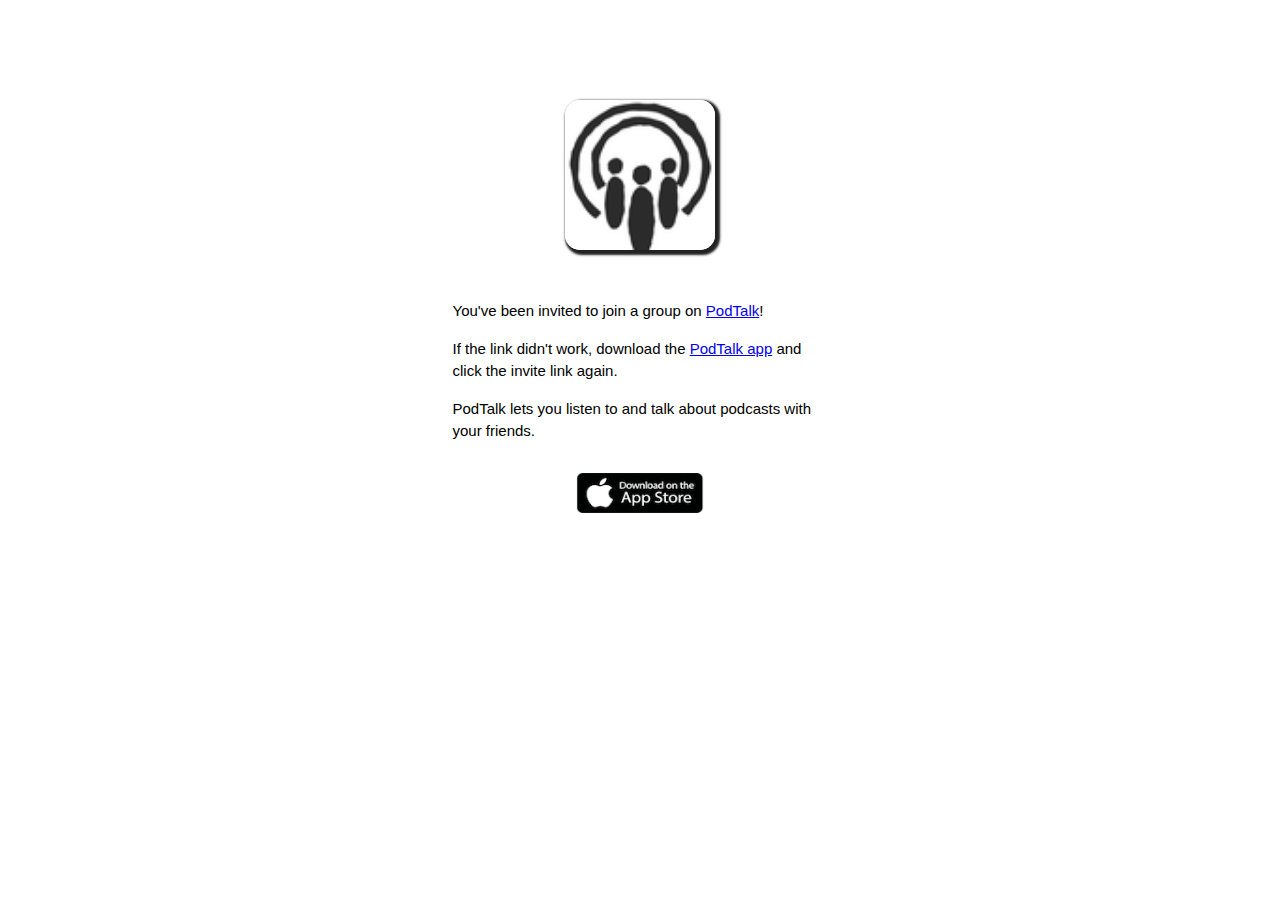
<file: join_group.html>
<html>
<head>
  <title>Join PodTalk Group</title>
  <meta id="viewport" name="viewport" content="width=device-width, initial-scale=1"/>
  <style>

  html, body {
    text-align: center;
    background: #ffffff;
    font-family: Arial, "Helvetica Neue", Helvetica, sans-serif;
    font-size: 15px;
  }

  .container {
    max-width: 375px;
    margin: 0 auto;
    padding: 0 10px;
  }

  .container p {
    text-align: left;
    line-height: 1.5;
  }

  .logo {
    margin: 50px 0 25px 0;
  }

  .logo img {
    width: 150px;
    height: 150px;
  }

  .appstore {
    margin: 30px auto;
  }

  .appstore img {
    width: 128px;
    height: 40px;
  }

  img.curved-shadow {
    border-radius: 15px;
    box-shadow: 2.2px 2.2px 2.2px 2.2px #222;
  }

  </style>
</head>
<body onload="bounce()">

<div class="container">
  <div class="logo">
    <a href="https://podtalk.app"><img src="img/podtalk-app-icon.png" class="logo curved-shadow"></a>
  </div>

  <div>
    <p>
      You've been invited to join a group on <a href="https://podtalk.app">PodTalk</a>!
    </p>
    <p>
      If the link didn't work, download the <a href="https://testflight.apple.com/join/zqH9HWis">PodTalk app</a> and click the invite link again.
    </p>
    <p>
      PodTalk lets you listen to and talk about podcasts with your friends.
    </p>
  </div>

  <div class="appstore">
    <a href="https://testflight.apple.com/join/zqH9HWis"><img class="app-store-badge" src="img/appstore-button.png" /></a>
  </div>
</div>

<script>

function bounce () {
  const urlParams = new URLSearchParams(window.location.search);
  const urlParam = urlParams.get('u');

  if (urlParam) {
    document.location = urlParam;
  }

  return false;
}

bounce();

</script>
</body>
</html>
</file>
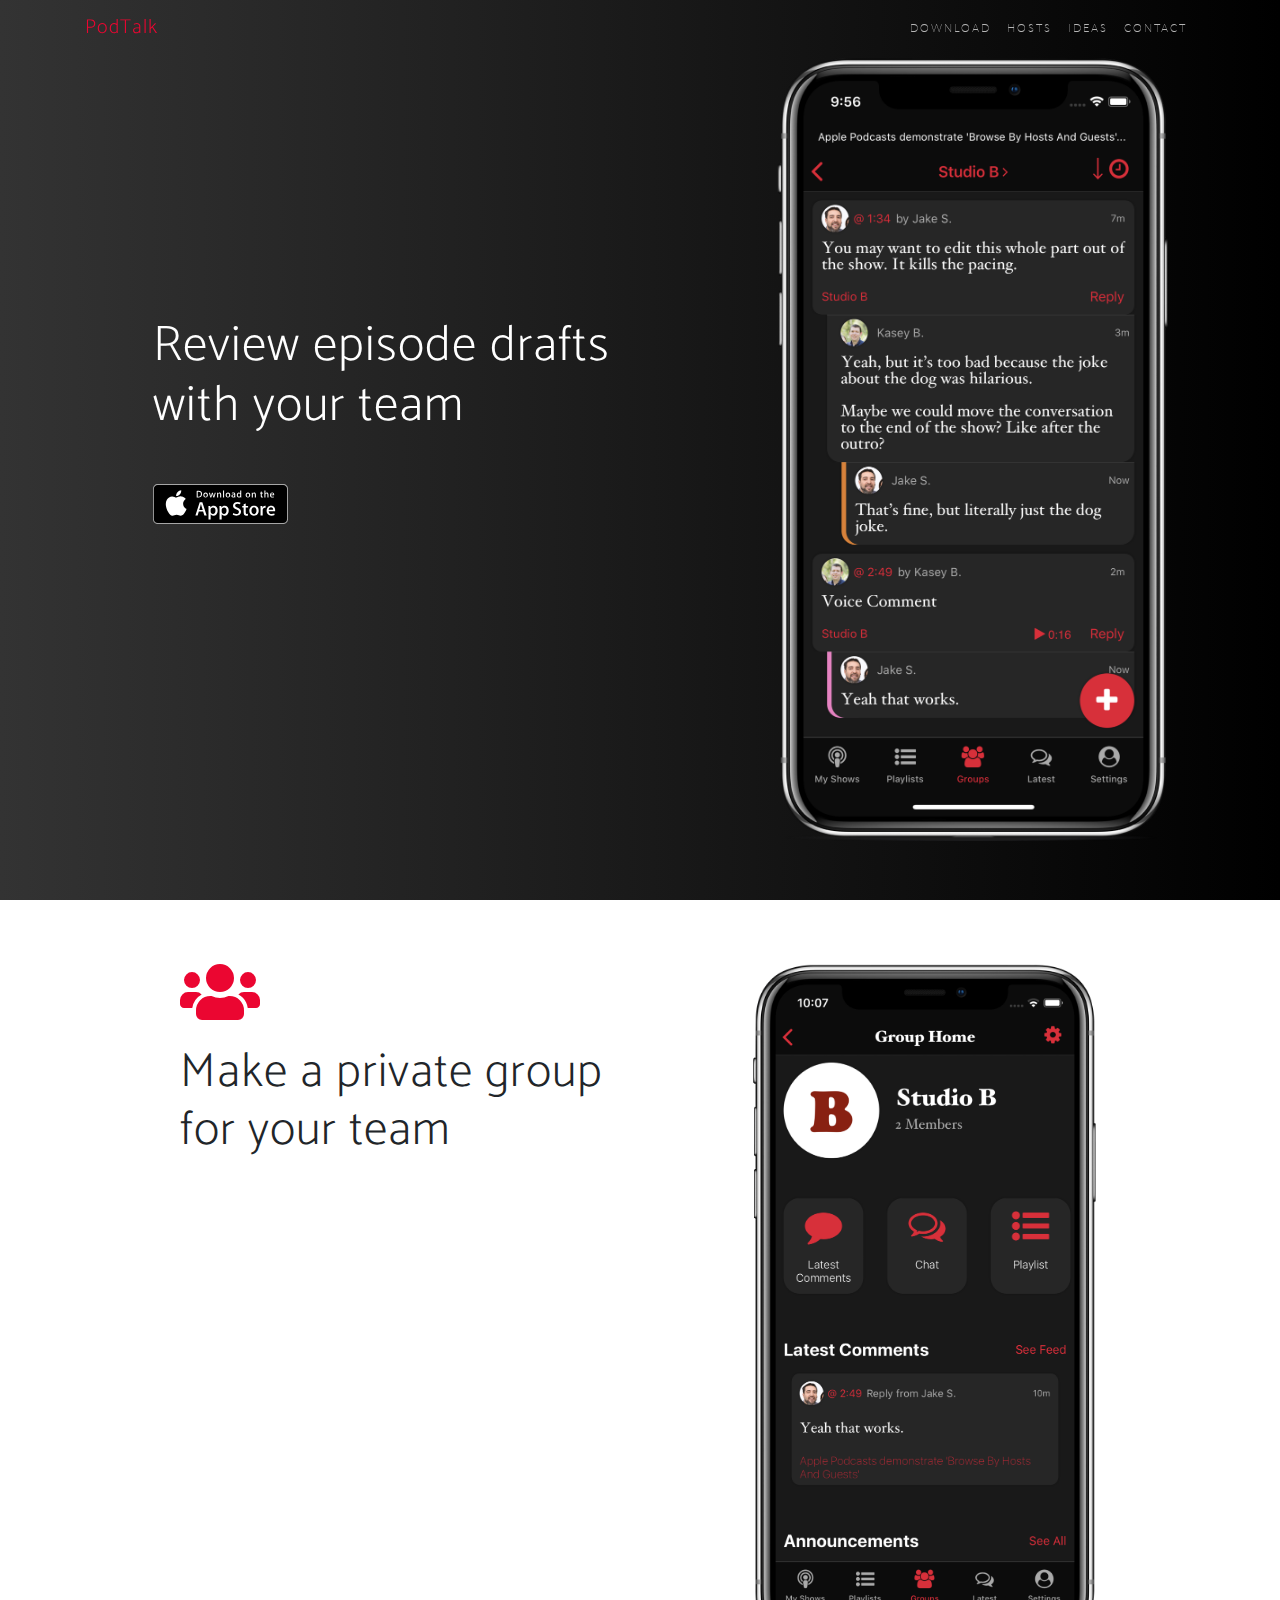
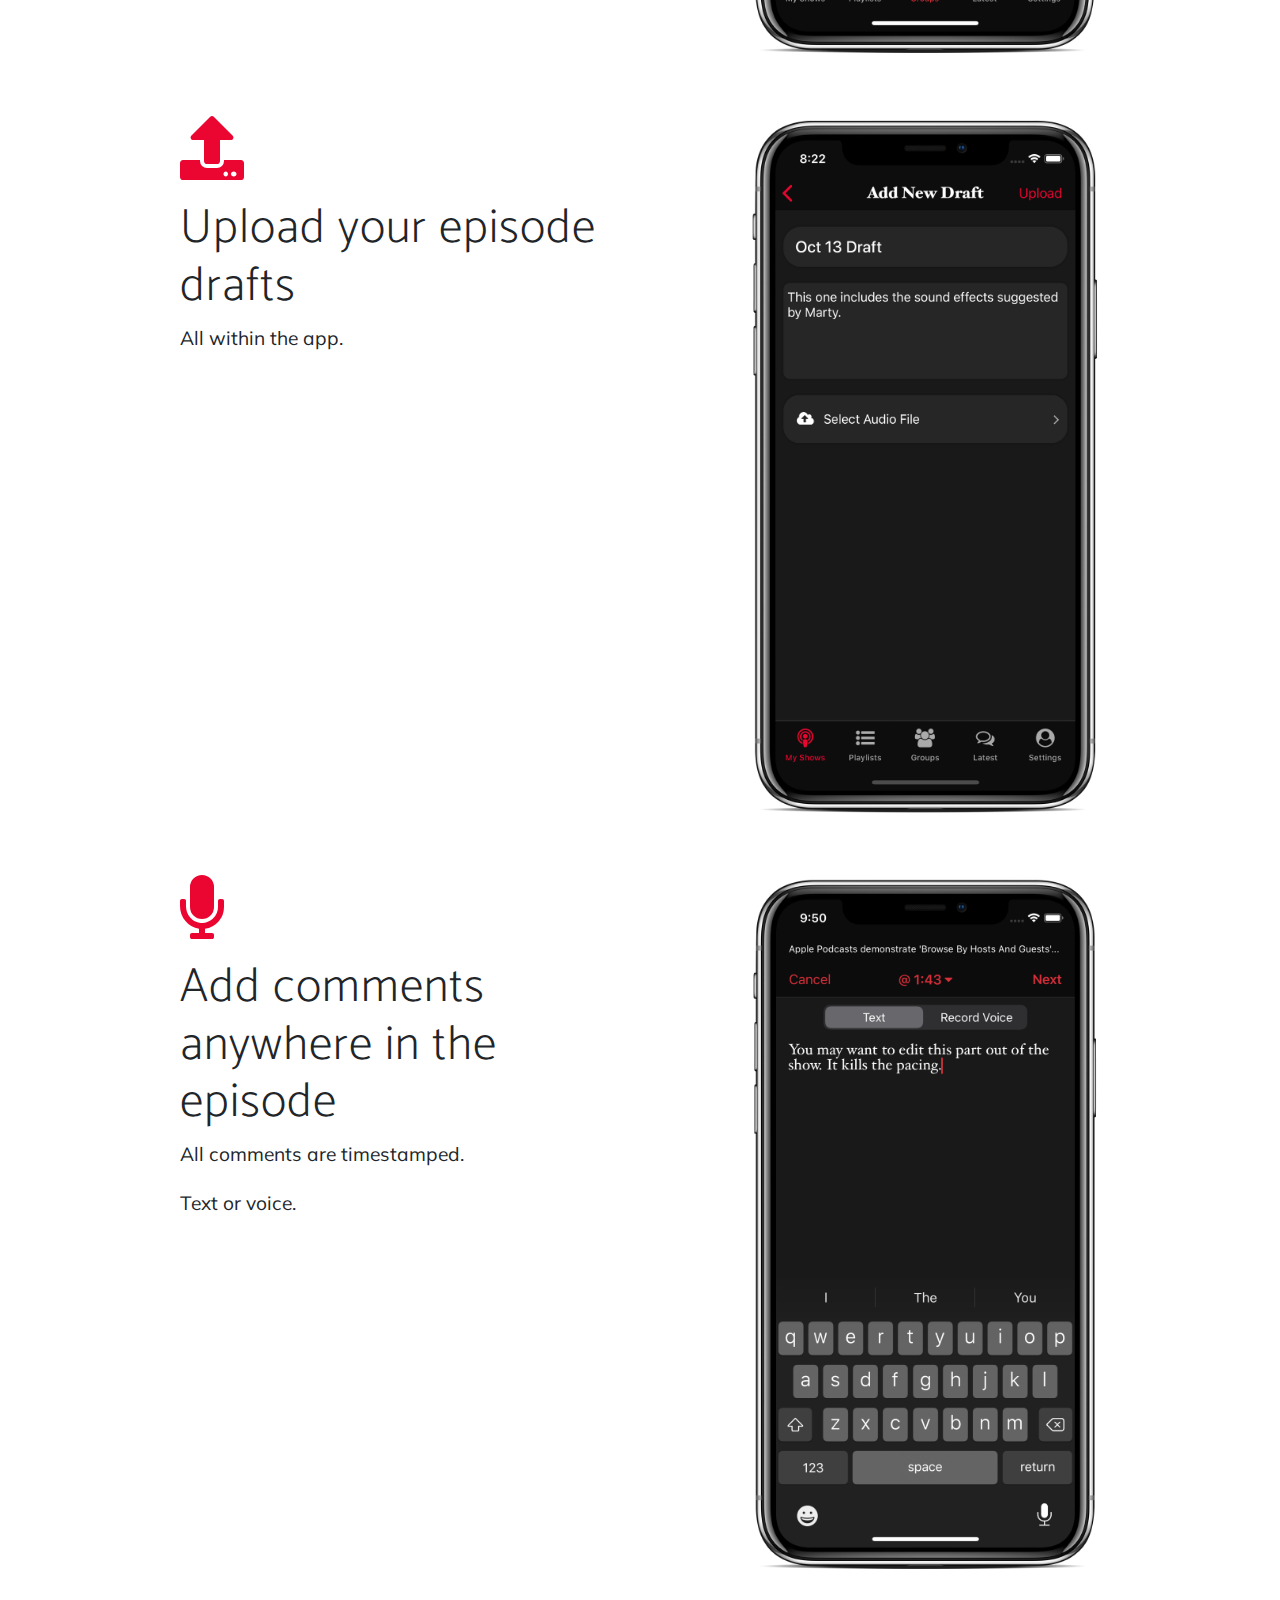
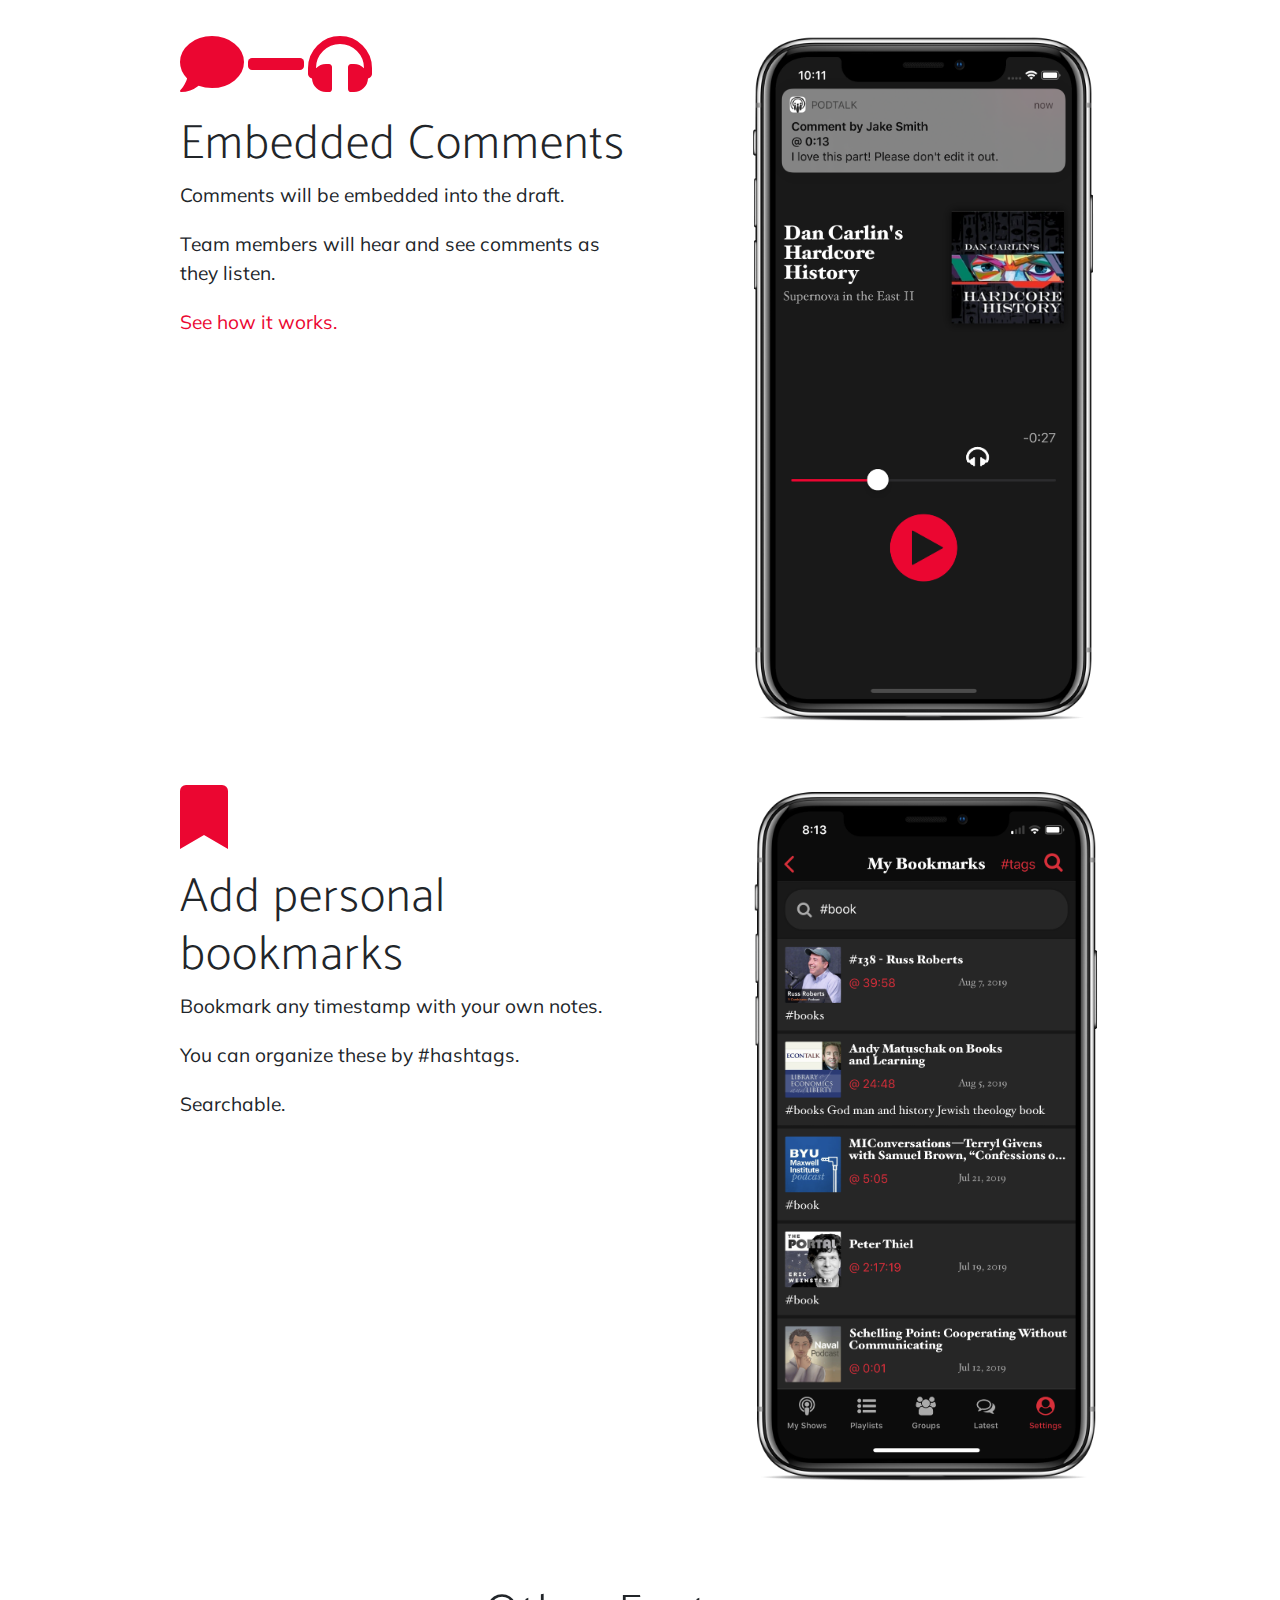
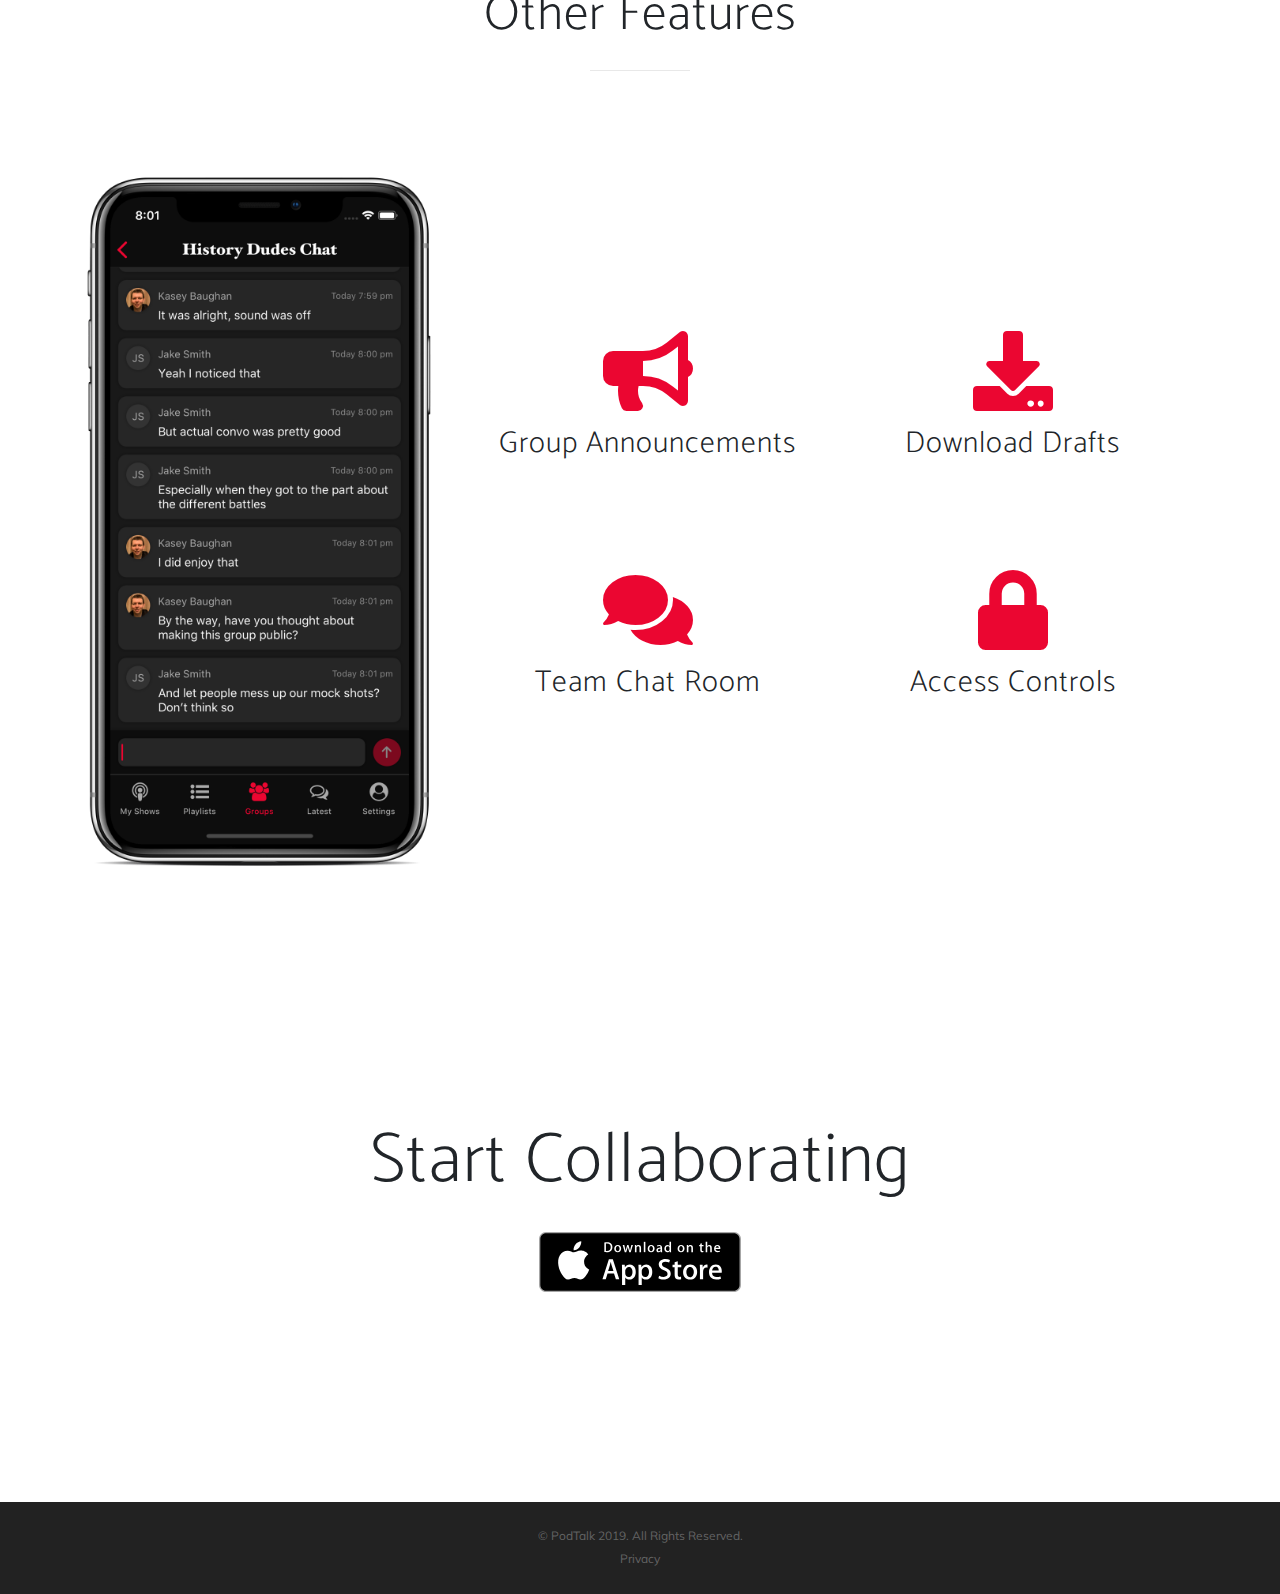
<file: studio.html>
<!DOCTYPE html>
<html lang="en">

<head>

  <meta charset="utf-8">
  <meta name="viewport" content="width=device-width, initial-scale=1, shrink-to-fit=no">
  <meta name="description" content="">
  <meta name="author" content="">

  <title>PodTalk - Studios</title>

  <!-- Bootstrap core CSS -->
  <link href="vendor/bootstrap/css/bootstrap.min.css" rel="stylesheet">

  <!-- Custom fonts for this template -->
  <link href="vendor/fontawesome-free/css/all.min.css" rel="stylesheet">
  <link rel="stylesheet" href="vendor/simple-line-icons/css/simple-line-icons.css">
  <link href="https://fonts.googleapis.com/css?family=Lato" rel="stylesheet">
  <link href="https://fonts.googleapis.com/css?family=Catamaran:100,200,300,400,500,600,700,800,900" rel="stylesheet">
  <link href="https://fonts.googleapis.com/css?family=Muli" rel="stylesheet">

  <!-- Plugin CSS -->
  <link rel="stylesheet" href="device-mockups/device-mockups.min.css">
  <link rel="stylesheet" href="https://use.fontawesome.com/releases/v5.2.0/css/all.css" integrity="sha384-hWVjflwFxL6sNzntih27bfxkr27PmbbK/iSvJ+a4+0owXq79v+lsFkW54bOGbiDQ" crossorigin="anonymous">
    

  <!-- Custom styles for this template -->
  <link href="css/new-age.css" rel="stylesheet">

  <link href="css/kasey.css" rel="stylesheet">

</head>

<body id="page-top">

  <!-- Navigation -->
  <nav class="navbar navbar-expand-lg navbar-light fixed-top" id="mainNav">
    <div class="container">
      <a class="navbar-brand js-scroll-trigger" href="index.html">PodTalk</a>
      <button class="navbar-toggler navbar-toggler-right" type="button" data-toggle="collapse" data-target="#navbarResponsive" aria-controls="navbarResponsive" aria-expanded="false" aria-label="Toggle navigation">
        Menu
        <i class="fas fa-bars"></i>
      </button>
      <div class="collapse navbar-collapse" id="navbarResponsive">
        <ul class="navbar-nav ml-auto">
          <li class="nav-item">
            <a class="nav-link js-scroll-trigger" href="https://apps.apple.com/us/app/podtalk/id1438894462">Download</a>
          </li>
          <li class="nav-item">
            <a class="nav-link js-scroll-trigger" href="hosts.html">Hosts</a>
          </li>
          <li class="nav-item">
            <a class="nav-link js-scroll-trigger" href="host_ideas.html">Ideas</a>
          </li>
          <li class="nav-item">
            <a class="nav-link js-scroll-trigger" href="mailto:kasey.podtalk@gmail.com">Contact</a>
          </li>
        </ul>
      </div>
    </div>
  </nav>

  <header class="masthead studio">
    <div class="container h-100">
      <div class="row h-100">
        <div class="col-lg-7 my-auto">
          <div class="header-content mx-auto">
            <h1 class="mb-5">Review episode drafts with your team</h1>
            <div class="badges bottom-buffer">
              <a class="badge-link" href="https://apps.apple.com/us/app/podtalk/id1438894462"><img src="img/app-store-badge.svg" alt=""></a>
            </div>
          </div>
        </div>
        <div class="col-lg-5 my-auto text-center">
          <img src="img/comments_studio.png" class="main-shot" alt="">
        </div>
      </div>
    </div>
  </header>

  <div class="container top-buffer">
    <div class="row">
      <div class="col-md-1"></div>
      <div class="col-md-5">
        <i class="fa fa-users feature-icon"></i>
        <h1 class="feature-title top-baby-buffer">Make a private group for your team</h1>
      </div>
      <div class="col-md-1"></div>
      <div class="col-md-4 my-auto text-center">
        <img src="img/group_home_studio.png" class="feature-shot" alt="">
      </div>
      <div class="col-md-1"></div>
    </div>
  </div>

  <div class="container top-buffer">
    <div class="row">
      <div class="col-md-1"></div>
      <div class="col-md-5">
        <i class="fa fa-upload feature-icon"></i>
        <h1 class="feature-title top-baby-buffer">Upload your episode drafts</h1>
        <p class="feature-body">All within the app.</p>
      </div>
      <div class="col-md-1"></div>
      <div class="col-md-4 my-auto text-center">
        <img src="img/upload_new_draft.png" class="feature-shot" alt="">
      </div>
      <div class="col-md-1"></div>
    </div>
  </div>

  <div class="container top-buffer">
    <div class="row">
      <div class="col-md-1"></div>
      <div class="col-md-5">
        <i class="fa fa-microphone feature-icon"></i>
        <h1 class="feature-title top-baby-buffer">Add comments anywhere in the episode</h1>
        <p class="feature-body">All comments are timestamped.</p>
        <p class="feature-body">Text or voice.</p>
      </div>
      <div class="col-md-1"></div>
      <div class="col-md-4 my-auto text-center">
        <img src="img/write_comment_studio.png" class="feature-shot" alt="">
      </div>
      <div class="col-md-1"></div>
    </div>
  </div>

  <div class="container top-buffer">
    <div class="row">
      <div class="col-md-1"></div>
      <div class="col-md-5">
        <i class="fa fa-comment feature-icon"></i>
        <i class="fa fa-minus feature-icon"></i>
        <i class="fa fa-headphones feature-icon"></i>
        <h1 class="feature-title top-baby-buffer">Embedded Comments</h1>
        <p class="feature-body">Comments will be embedded into the draft.</p>
        <p class="feature-body">Team members will hear and see comments as they listen.</p>
        <a href="embedded_faq.html" class="feature-body">See how it works.</a>
      </div>
      <div class="col-md-1"></div>
      <div class="col-md-4 my-auto text-center">
        <img src="img/embedded_text_studio.png" class="feature-shot" alt="">
      </div>
      <div class="col-md-1"></div>
    </div>
  </div>

  <div class="container top-buffer">
    <div class="row">
      <div class="col-md-1"></div>
      <div class="col-md-5">
        <i class="fa fa-bookmark feature-icon"></i>
        <h1 class="feature-title top-baby-buffer">Add personal bookmarks</h1>
        <p class="feature-body">Bookmark any timestamp with your own notes.</p>
        <p class="feature-body">You can organize these by #hashtags.</p>
        <p class="feature-body">Searchable.</p>
      </div>
      <div class="col-md-1"></div>
      <div class="col-md-4 my-auto text-center">
        <img src="img/bookmarks.png" class="feature-shot" alt="">
      </div>
      <div class="col-md-1"></div>
    </div>
  </div>

  <section class="features" id="features">
    <div class="container">
      <div class="section-heading text-center">
        <h2>Other Features</h2>
        <hr>
      </div>
      <div class="row">
        <div class="col-lg-4 my-auto text-center">
          <img src="img/chat.png" class="features" alt="">
        </div>
        <div class="col-lg-8 my-auto">
          <div class="container-fluid">
            <div class="row">
              <div class="col-lg-6">
                <div class="feature-item">
                  <i class="fa fa-bullhorn text-primary"></i>
                  <h3>Group Announcements</h3>
                </div>
              </div>
              <div class="col-lg-6">
                <div class="feature-item">
                  <i class="fa fa-download text-primary"></i>
                  <h3>Download Drafts</h3>
                </div>
              </div>
            </div>
            <div class="row">
              <div class="col-lg-6">
                <div class="feature-item">
                  <i class="fa fa-comments text-primary"></i>
                  <h3>Team Chat Room</h3>
                </div>
              </div>
              <div class="col-lg-6">
                <div class="feature-item">
                  <i class="fa fa-lock text-primary"></i>
                  <h3>Access Controls</h3>
                </div>
              </div>
            </div>
          </div>
        </div>
      </div>
    </div>
  </section>

  <section class="download bg-download text-center" id="download">
    <div class="container">
      <div class="row">
        <div class="col-md-8 mx-auto">
          <h2 class="section-heading">Start Collaborating</h2>
          <div class="badges bottom-buffer top-baby-buffer">
            <a class="badge-link" href="https://apps.apple.com/us/app/podtalk/id1438894462"><img src="img/app-store-badge.svg" alt=""></a>
          </div>
        </div>
      </div>
    </div>
  </section>

  <footer>
    <div class="container">
      <p>&copy; PodTalk 2019. All Rights Reserved.</p>
      <ul class="list-inline">
        <li class="list-inline-item">
          <a href="privacy.pdf">Privacy</a>
        </li>
      </ul>
    </div>
  </footer>

  <!-- Bootstrap core JavaScript -->
  <script src="vendor/jquery/jquery.min.js"></script>
  <script src="vendor/bootstrap/js/bootstrap.bundle.min.js"></script>

  <!-- Plugin JavaScript -->
  <script src="vendor/jquery-easing/jquery.easing.min.js"></script>

  <!-- Custom scripts for this template -->
  <script src="js/new-age.min.js"></script>

</body>

</html>
</file>
<file: vendor/simple-line-icons/css/simple-line-icons.css>
@font-face {
  font-family: 'simple-line-icons';
  src: url('../fonts/Simple-Line-Icons.eot?v=2.4.0');
  src: url('../fonts/Simple-Line-Icons.eot?v=2.4.0#iefix') format('embedded-opentype'), url('../fonts/Simple-Line-Icons.woff2?v=2.4.0') format('woff2'), url('../fonts/Simple-Line-Icons.ttf?v=2.4.0') format('truetype'), url('../fonts/Simple-Line-Icons.woff?v=2.4.0') format('woff'), url('../fonts/Simple-Line-Icons.svg?v=2.4.0#simple-line-icons') format('svg');
  font-weight: normal;
  font-style: normal;
}
/*
 Use the following CSS code if you want to have a class per icon.
 Instead of a list of all class selectors, you can use the generic [class*="icon-"] selector, but it's slower:
*/
.icon-user,
.icon-people,
.icon-user-female,
.icon-user-follow,
.icon-user-following,
.icon-user-unfollow,
.icon-login,
.icon-logout,
.icon-emotsmile,
.icon-phone,
.icon-call-end,
.icon-call-in,
.icon-call-out,
.icon-map,
.icon-location-pin,
.icon-direction,
.icon-directions,
.icon-compass,
.icon-layers,
.icon-menu,
.icon-list,
.icon-options-vertical,
.icon-options,
.icon-arrow-down,
.icon-arrow-left,
.icon-arrow-right,
.icon-arrow-up,
.icon-arrow-up-circle,
.icon-arrow-left-circle,
.icon-arrow-right-circle,
.icon-arrow-down-circle,
.icon-check,
.icon-clock,
.icon-plus,
.icon-minus,
.icon-close,
.icon-event,
.icon-exclamation,
.icon-organization,
.icon-trophy,
.icon-screen-smartphone,
.icon-screen-desktop,
.icon-plane,
.icon-notebook,
.icon-mustache,
.icon-mouse,
.icon-magnet,
.icon-energy,
.icon-disc,
.icon-cursor,
.icon-cursor-move,
.icon-crop,
.icon-chemistry,
.icon-speedometer,
.icon-shield,
.icon-screen-tablet,
.icon-magic-wand,
.icon-hourglass,
.icon-graduation,
.icon-ghost,
.icon-game-controller,
.icon-fire,
.icon-eyeglass,
.icon-envelope-open,
.icon-envelope-letter,
.icon-bell,
.icon-badge,
.icon-anchor,
.icon-wallet,
.icon-vector,
.icon-speech,
.icon-puzzle,
.icon-printer,
.icon-present,
.icon-playlist,
.icon-pin,
.icon-picture,
.icon-handbag,
.icon-globe-alt,
.icon-globe,
.icon-folder-alt,
.icon-folder,
.icon-film,
.icon-feed,
.icon-drop,
.icon-drawer,
.icon-docs,
.icon-doc,
.icon-diamond,
.icon-cup,
.icon-calculator,
.icon-bubbles,
.icon-briefcase,
.icon-book-open,
.icon-basket-loaded,
.icon-basket,
.icon-bag,
.icon-action-undo,
.icon-action-redo,
.icon-wrench,
.icon-umbrella,
.icon-trash,
.icon-tag,
.icon-support,
.icon-frame,
.icon-size-fullscreen,
.icon-size-actual,
.icon-shuffle,
.icon-share-alt,
.icon-share,
.icon-rocket,
.icon-question,
.icon-pie-chart,
.icon-pencil,
.icon-note,
.icon-loop,
.icon-home,
.icon-grid,
.icon-graph,
.icon-microphone,
.icon-music-tone-alt,
.icon-music-tone,
.icon-earphones-alt,
.icon-earphones,
.icon-equalizer,
.icon-like,
.icon-dislike,
.icon-control-start,
.icon-control-rewind,
.icon-control-play,
.icon-control-pause,
.icon-control-forward,
.icon-control-end,
.icon-volume-1,
.icon-volume-2,
.icon-volume-off,
.icon-calendar,
.icon-bulb,
.icon-chart,
.icon-ban,
.icon-bubble,
.icon-camrecorder,
.icon-camera,
.icon-cloud-download,
.icon-cloud-upload,
.icon-envelope,
.icon-eye,
.icon-flag,
.icon-heart,
.icon-info,
.icon-key,
.icon-link,
.icon-lock,
.icon-lock-open,
.icon-magnifier,
.icon-magnifier-add,
.icon-magnifier-remove,
.icon-paper-clip,
.icon-paper-plane,
.icon-power,
.icon-refresh,
.icon-reload,
.icon-settings,
.icon-star,
.icon-symbol-female,
.icon-symbol-male,
.icon-target,
.icon-credit-card,
.icon-paypal,
.icon-social-tumblr,
.icon-social-twitter,
.icon-social-facebook,
.icon-social-instagram,
.icon-social-linkedin,
.icon-social-pinterest,
.icon-social-github,
.icon-social-google,
.icon-social-reddit,
.icon-social-skype,
.icon-social-dribbble,
.icon-social-behance,
.icon-social-foursqare,
.icon-social-soundcloud,
.icon-social-spotify,
.icon-social-stumbleupon,
.icon-social-youtube,
.icon-social-dropbox,
.icon-social-vkontakte,
.icon-social-steam {
  font-family: 'simple-line-icons';
  speak: none;
  font-style: normal;
  font-weight: normal;
  font-variant: normal;
  text-transform: none;
  line-height: 1;
  /* Better Font Rendering =========== */
  -webkit-font-smoothing: antialiased;
  -moz-osx-font-smoothing: grayscale;
}
.icon-user:before {
  content: "\e005";
}
.icon-people:before {
  content: "\e001";
}
.icon-user-female:before {
  content: "\e000";
}
.icon-user-follow:before {
  content: "\e002";
}
.icon-user-following:before {
  content: "\e003";
}
.icon-user-unfollow:before {
  content: "\e004";
}
.icon-login:before {
  content: "\e066";
}
.icon-logout:before {
  content: "\e065";
}
.icon-emotsmile:before {
  content: "\e021";
}
.icon-phone:before {
  content: "\e600";
}
.icon-call-end:before {
  content: "\e048";
}
.icon-call-in:before {
  content: "\e047";
}
.icon-call-out:before {
  content: "\e046";
}
.icon-map:before {
  content: "\e033";
}
.icon-location-pin:before {
  content: "\e096";
}
.icon-direction:before {
  content: "\e042";
}
.icon-directions:before {
  content: "\e041";
}
.icon-compass:before {
  content: "\e045";
}
.icon-layers:before {
  content: "\e034";
}
.icon-menu:before {
  content: "\e601";
}
.icon-list:before {
  content: "\e067";
}
.icon-options-vertical:before {
  content: "\e602";
}
.icon-options:before {
  content: "\e603";
}
.icon-arrow-down:before {
  content: "\e604";
}
.icon-arrow-left:before {
  content: "\e605";
}
.icon-arrow-right:before {
  content: "\e606";
}
.icon-arrow-up:before {
  content: "\e607";
}
.icon-arrow-up-circle:before {
  content: "\e078";
}
.icon-arrow-left-circle:before {
  content: "\e07a";
}
.icon-arrow-right-circle:before {
  content: "\e079";
}
.icon-arrow-down-circle:before {
  content: "\e07b";
}
.icon-check:before {
  content: "\e080";
}
.icon-clock:before {
  content: "\e081";
}
.icon-plus:before {
  content: "\e095";
}
.icon-minus:before {
  content: "\e615";
}
.icon-close:before {
  content: "\e082";
}
.icon-event:before {
  content: "\e619";
}
.icon-exclamation:before {
  content: "\e617";
}
.icon-organization:before {
  content: "\e616";
}
.icon-trophy:before {
  content: "\e006";
}
.icon-screen-smartphone:before {
  content: "\e010";
}
.icon-screen-desktop:before {
  content: "\e011";
}
.icon-plane:before {
  content: "\e012";
}
.icon-notebook:before {
  content: "\e013";
}
.icon-mustache:before {
  content: "\e014";
}
.icon-mouse:before {
  content: "\e015";
}
.icon-magnet:before {
  content: "\e016";
}
.icon-energy:before {
  content: "\e020";
}
.icon-disc:before {
  content: "\e022";
}
.icon-cursor:before {
  content: "\e06e";
}
.icon-cursor-move:before {
  content: "\e023";
}
.icon-crop:before {
  content: "\e024";
}
.icon-chemistry:before {
  content: "\e026";
}
.icon-speedometer:before {
  content: "\e007";
}
.icon-shield:before {
  content: "\e00e";
}
.icon-screen-tablet:before {
  content: "\e00f";
}
.icon-magic-wand:before {
  content: "\e017";
}
.icon-hourglass:before {
  content: "\e018";
}
.icon-graduation:before {
  content: "\e019";
}
.icon-ghost:before {
  content: "\e01a";
}
.icon-game-controller:before {
  content: "\e01b";
}
.icon-fire:before {
  content: "\e01c";
}
.icon-eyeglass:before {
  content: "\e01d";
}
.icon-envelope-open:before {
  content: "\e01e";
}
.icon-envelope-letter:before {
  content: "\e01f";
}
.icon-bell:before {
  content: "\e027";
}
.icon-badge:before {
  content: "\e028";
}
.icon-anchor:before {
  content: "\e029";
}
.icon-wallet:before {
  content: "\e02a";
}
.icon-vector:before {
  content: "\e02b";
}
.icon-speech:before {
  content: "\e02c";
}
.icon-puzzle:before {
  content: "\e02d";
}
.icon-printer:before {
  content: "\e02e";
}
.icon-present:before {
  content: "\e02f";
}
.icon-playlist:before {
  content: "\e030";
}
.icon-pin:before {
  content: "\e031";
}
.icon-picture:before {
  content: "\e032";
}
.icon-handbag:before {
  content: "\e035";
}
.icon-globe-alt:before {
  content: "\e036";
}
.icon-globe:before {
  content: "\e037";
}
.icon-folder-alt:before {
  content: "\e039";
}
.icon-folder:before {
  content: "\e089";
}
.icon-film:before {
  content: "\e03a";
}
.icon-feed:before {
  content: "\e03b";
}
.icon-drop:before {
  content: "\e03e";
}
.icon-drawer:before {
  content: "\e03f";
}
.icon-docs:before {
  content: "\e040";
}
.icon-doc:before {
  content: "\e085";
}
.icon-diamond:before {
  content: "\e043";
}
.icon-cup:before {
  content: "\e044";
}
.icon-calculator:before {
  content: "\e049";
}
.icon-bubbles:before {
  content: "\e04a";
}
.icon-briefcase:before {
  content: "\e04b";
}
.icon-book-open:before {
  content: "\e04c";
}
.icon-basket-loaded:before {
  content: "\e04d";
}
.icon-basket:before {
  content: "\e04e";
}
.icon-bag:before {
  content: "\e04f";
}
.icon-action-undo:before {
  content: "\e050";
}
.icon-action-redo:before {
  content: "\e051";
}
.icon-wrench:before {
  content: "\e052";
}
.icon-umbrella:before {
  content: "\e053";
}
.icon-trash:before {
  content: "\e054";
}
.icon-tag:before {
  content: "\e055";
}
.icon-support:before {
  content: "\e056";
}
.icon-frame:before {
  content: "\e038";
}
.icon-size-fullscreen:before {
  content: "\e057";
}
.icon-size-actual:before {
  content: "\e058";
}
.icon-shuffle:before {
  content: "\e059";
}
.icon-share-alt:before {
  content: "\e05a";
}
.icon-share:before {
  content: "\e05b";
}
.icon-rocket:before {
  content: "\e05c";
}
.icon-question:before {
  content: "\e05d";
}
.icon-pie-chart:before {
  content: "\e05e";
}
.icon-pencil:before {
  content: "\e05f";
}
.icon-note:before {
  content: "\e060";
}
.icon-loop:before {
  content: "\e064";
}
.icon-home:before {
  content: "\e069";
}
.icon-grid:before {
  content: "\e06a";
}
.icon-graph:before {
  content: "\e06b";
}
.icon-microphone:before {
  content: "\e063";
}
.icon-music-tone-alt:before {
  content: "\e061";
}
.icon-music-tone:before {
  content: "\e062";
}
.icon-earphones-alt:before {
  content: "\e03c";
}
.icon-earphones:before {
  content: "\e03d";
}
.icon-equalizer:before {
  content: "\e06c";
}
.icon-like:before {
  content: "\e068";
}
.icon-dislike:before {
  content: "\e06d";
}
.icon-control-start:before {
  content: "\e06f";
}
.icon-control-rewind:before {
  content: "\e070";
}
.icon-control-play:before {
  content: "\e071";
}
.icon-control-pause:before {
  content: "\e072";
}
.icon-control-forward:before {
  content: "\e073";
}
.icon-control-end:before {
  content: "\e074";
}
.icon-volume-1:before {
  content: "\e09f";
}
.icon-volume-2:before {
  content: "\e0a0";
}
.icon-volume-off:before {
  content: "\e0a1";
}
.icon-calendar:before {
  content: "\e075";
}
.icon-bulb:before {
  content: "\e076";
}
.icon-chart:before {
  content: "\e077";
}
.icon-ban:before {
  content: "\e07c";
}
.icon-bubble:before {
  content: "\e07d";
}
.icon-camrecorder:before {
  content: "\e07e";
}
.icon-camera:before {
  content: "\e07f";
}
.icon-cloud-download:before {
  content: "\e083";
}
.icon-cloud-upload:before {
  content: "\e084";
}
.icon-envelope:before {
  content: "\e086";
}
.icon-eye:before {
  content: "\e087";
}
.icon-flag:before {
  content: "\e088";
}
.icon-heart:before {
  content: "\e08a";
}
.icon-info:before {
  content: "\e08b";
}
.icon-key:before {
  content: "\e08c";
}
.icon-link:before {
  content: "\e08d";
}
.icon-lock:before {
  content: "\e08e";
}
.icon-lock-open:before {
  content: "\e08f";
}
.icon-magnifier:before {
  content: "\e090";
}
.icon-magnifier-add:before {
  content: "\e091";
}
.icon-magnifier-remove:before {
  content: "\e092";
}
.icon-paper-clip:before {
  content: "\e093";
}
.icon-paper-plane:before {
  content: "\e094";
}
.icon-power:before {
  content: "\e097";
}
.icon-refresh:before {
  content: "\e098";
}
.icon-reload:before {
  content: "\e099";
}
.icon-settings:before {
  content: "\e09a";
}
.icon-star:before {
  content: "\e09b";
}
.icon-symbol-female:before {
  content: "\e09c";
}
.icon-symbol-male:before {
  content: "\e09d";
}
.icon-target:before {
  content: "\e09e";
}
.icon-credit-card:before {
  content: "\e025";
}
.icon-paypal:before {
  content: "\e608";
}
.icon-social-tumblr:before {
  content: "\e00a";
}
.icon-social-twitter:before {
  content: "\e009";
}
.icon-social-facebook:before {
  content: "\e00b";
}
.icon-social-instagram:before {
  content: "\e609";
}
.icon-social-linkedin:before {
  content: "\e60a";
}
.icon-social-pinterest:before {
  content: "\e60b";
}
.icon-social-github:before {
  content: "\e60c";
}
.icon-social-google:before {
  content: "\e60d";
}
.icon-social-reddit:before {
  content: "\e60e";
}
.icon-social-skype:before {
  content: "\e60f";
}
.icon-social-dribbble:before {
  content: "\e00d";
}
.icon-social-behance:before {
  content: "\e610";
}
.icon-social-foursqare:before {
  content: "\e611";
}
.icon-social-soundcloud:before {
  content: "\e612";
}
.icon-social-spotify:before {
  content: "\e613";
}
.icon-social-stumbleupon:before {
  content: "\e614";
}
.icon-social-youtube:before {
  content: "\e008";
}
.icon-social-dropbox:before {
  content: "\e00c";
}
.icon-social-vkontakte:before {
  content: "\e618";
}
.icon-social-steam:before {
  content: "\e620";
}
</file>
<file: css/kasey.css>
header.masthead {
  background: #000;
  /* fallback for old browsers */
  background: -webkit-linear-gradient(to left, #000, #333);
  /* Chrome 10-25, Safari 5.1-6 */
  background: linear-gradient(to left, #000, #333);
}

header.host {
  background: #000;
  /* fallback for old browsers */
  background: -webkit-linear-gradient(to left, #EB0631, #333);
  /* Chrome 10-25, Safari 5.1-6 */
  background: linear-gradient(to left, #EB0631,  #333);
}


img.feature {
	width: 100%;
}

.bg-download {
	background: #FFFFFF;
}

img.features {
	width: 100%;
}

img.feature-shot {
  width: 100%;
}

img.main-shot {
  width: 90%;
}

a {
	color: #EB0631;
}

a:hover, a:focus {
  color: #EB0631;
}

#mainNav .navbar-brand:hover, #mainNav .navbar-brand:focus {
  color: #EB0631;
}

section.features .feature-item i {
  font-size: 80px;
  display: block;
  margin-bottom: 15px;
  background: -webkit-gradient(linear, right top, left top, from(#EB0631), to(#EB0631));
  background: linear-gradient(to left, #EB0631, #EB0631);
  -webkit-background-clip: text;
  -webkit-text-fill-color: transparent;
}

.top-buffer {
  padding-top: 60px;
}

.bottom-buffer {
  padding-bottom: 60px;
}

.top-baby-buffer {
  padding-top: 20px;
}

.feature-title {
  font-size: 3em;
}

.feature-body {
  font-size: 1.2em;
}

.feature-icon {
  font-size: 4em;
  color: #EB0631;
}

.step-number {
  font-size: 4em;
  font-weight: bold;
  color: #EB0631;
}

.qa-title {
  font-size: 2.5em;
}

.main-action-button {
  font-size: 1.15em;
}
</file>
<file: device-mockups/device-mockups.min.css>
.device-mockup{position:relative;width:100%;padding-bottom:61.775701%}.device-mockup>.device{position:absolute;top:0;bottom:0;left:0;right:0;width:100%;height:100%;background-size:100% 100%;background-repeat:no-repeat;background-image:url(macbook/macbook.png)}.device-mockup>.device>.screen{position:absolute;top:11.0438729%;bottom:14.6747352%;left:13.364486%;right:13.364486%;overflow:hidden}.device-mockup>.device>.button{position:absolute;top:0;left:0;display:none;overflow:hidden;border-radius:100%;-webkit-border-radius:100%;-moz-border-radius:100%;cursor:pointer}.device-mockup.imac{padding-bottom:81.230769%}.device-mockup.imac>.device{background-image:url(imac/imac.png)}.device-mockup.imac>.device>.screen{top:8.20707071%;bottom:31.6919192%;left:6.61538462%;right:6.61538462%}.device-mockup.macbook{padding-bottom:61.775701%}.device-mockup.macbook>.device{background-image:url(macbook/macbook.png)}.device-mockup.macbook>.device>.screen{top:11.0438729%;bottom:14.6747352%;left:13.364486%;right:13.364486%}.device-mockup.macbook_2015{padding-bottom:57.5%}.device-mockup.macbook_2015.grey>.device,.device-mockup.macbook_2015>.device{background-image:url(macbook_2015/grey.png)}.device-mockup.macbook_2015.silver>.device,.device-mockup.macbook_2015>.device{background-image:url(macbook_2015/silver.png)}.device-mockup.macbook_2015.gold>.device,.device-mockup.macbook_2015>.device{background-image:url(macbook_2015/gold.png)}.device-mockup.macbook_2015>.device>.screen{top:7.5%;bottom:10.9%;left:12.46%;right:12.56%}.device-mockup.iphone5,.device-mockup.iphone5.portrait{padding-bottom:210.57%}.device-mockup.iphone5.landscape{padding-bottom:47.49%}.device-mockup.iphone5.black>.device,.device-mockup.iphone5.portrait.black>.device,.device-mockup.iphone5>.device{background-image:url(iphone5/iphone5_port_black.png)}.device-mockup.iphone5.landscape.black>.device,.device-mockup.iphone5.landscape>.device{background-image:url(iphone5/iphone5_land_black.png)}.device-mockup.iphone5.portrait.white>.device,.device-mockup.iphone5.white>.device{background-image:url(iphone5/iphone5_port_white.png)}.device-mockup.iphone5.landscape.white>.device{background-image:url(iphone5/iphone5_land_white.png)}.device-mockup.iphone5.portrait>.device>.screen,.device-mockup.iphone5>.device>.screen{top:14.78%;bottom:13.78%;left:8.77%;right:7.77%}.device-mockup.iphone5.landscape>.device>.screen{top:7.422488%;bottom:8.422488%;left:14.919127%;right:14.019127%}.device-mockup.iphone5.portrait>.device>.button,.device-mockup.iphone5>.device>.button{display:block;top:88.3%;bottom:2.5%;left:40%;right:40%}.device-mockup.iphone5.landscape>.device>.button{display:block;top:40%;bottom:41%;left:88.4%;right:2.3%}.device-mockup.iphone_se,.device-mockup.iphone_se.portrait{padding-bottom:209.83%}.device-mockup.iphone_se.landscape{padding-bottom:47.66%}.device-mockup.iphone_se.black>.device,.device-mockup.iphone_se.portrait.black>.device,.device-mockup.iphone_se>.device{background-image:url(iphone_se/iphone_se_port_black.png)}.device-mockup.iphone_se.landscape.black>.device,.device-mockup.iphone_se.landscape>.device{background-image:url(iphone_se/iphone_se_land_black.png)}.device-mockup.iphone_se.portrait.white>.device,.device-mockup.iphone_se.white>.device{background-image:url(iphone_se/iphone_se_port_white.png)}.device-mockup.iphone_se.landscape.white>.device{background-image:url(iphone_se/iphone_se_land_white.png)}.device-mockup.iphone_se.gold>.device,.device-mockup.iphone_se.portrait.gold>.device{background-image:url(iphone_se/iphone_se_port_gold.png)}.device-mockup.iphone_se.landscape.gold>.device{background-image:url(iphone_se/iphone_se_land_gold.png)}.device-mockup.iphone_se.portrait.rose>.device,.device-mockup.iphone_se.rose>.device{background-image:url(iphone_se/iphone_se_port_rose.png)}.device-mockup.iphone_se.landscape.rose>.device{background-image:url(iphone_se/iphone_se_land_rose.png)}.device-mockup.iphone_se.portrait>.device>.screen,.device-mockup.iphone_se>.device>.screen{top:16.28%;bottom:16.28%;left:11.77%;right:11.77%}.device-mockup.iphone_se.landscape>.device>.screen{top:11.722488%;bottom:11.722488%;left:16.0191273%;right:16.0191273%}.device-mockup.iphone_se.portrait>.device>.button,.device-mockup.iphone_se>.device>.button{display:block;top:86.3%;bottom:5.5%;left:42%;right:42%}.device-mockup.iphone_se.landscape>.device>.button{display:block;top:42%;bottom:42%;left:86.4%;right:5.1%}.device-mockup.iphone6,.device-mockup.iphone6.portrait{padding-bottom:207.19%}.device-mockup.iphone6.landscape{padding-bottom:48.76%}.device-mockup.iphone6.black>.device,.device-mockup.iphone6.portrait.black>.device,.device-mockup.iphone6>.device{background-image:url(iphone_6/iphone_6_port_black.png)}.device-mockup.iphone6.landscape.black>.device,.device-mockup.iphone6.landscape>.device{background-image:url(iphone_6/iphone_6_land_black.png)}.device-mockup.iphone6.portrait.white>.device,.device-mockup.iphone6.white>.device{background-image:url(iphone_6/iphone_6_port_white.png)}.device-mockup.iphone6.landscape.white>.device{background-image:url(iphone_6/iphone_6_land_white.png)}.device-mockup.iphone6.gold>.device,.device-mockup.iphone6.portrait.gold>.device{background-image:url(iphone_6/iphone_6_port_gold.png)}.device-mockup.iphone6.landscape.gold>.device{background-image:url(iphone_6/iphone_6_land_gold.png)}.device-mockup.iphone6.portrait>.device>.screen,.device-mockup.iphone6>.device>.screen{top:12.58%;bottom:12.88%;left:6.77%;right:6.77%}.device-mockup.iphone6.landscape>.device>.screen{top:6.77%;bottom:6.77%;left:12.58%;right:12.88%}.device-mockup.iphone6.portrait>.device>.button,.device-mockup.iphone6>.device>.button{display:block;top:88.6%;bottom:3.2%;left:42%;right:42%}.device-mockup.iphone6.landscape>.device>.button{display:block;top:42%;bottom:42%;left:88.6%;right:3.2%}.device-mockup.iphone6_plus,.device-mockup.iphone6_plus.portrait{padding-bottom:201.76%}.device-mockup.iphone6_plus.landscape{padding-bottom:49.56%}.device-mockup.iphone6_plus.black>.device,.device-mockup.iphone6_plus.portrait.black>.device,.device-mockup.iphone6_plus>.device{background-image:url(iphone_6_plus/iphone_6_plus_black_port.png)}.device-mockup.iphone6_plus.landscape.black>.device,.device-mockup.iphone6_plus.landscape>.device{background-image:url(iphone_6_plus/iphone_6_plus_black_land.png)}.device-mockup.iphone6_plus.portrait.white>.device,.device-mockup.iphone6_plus.white>.device{background-image:url(iphone_6_plus/iphone_6_plus_white_port.png)}.device-mockup.iphone6_plus.landscape.white>.device{background-image:url(iphone_6_plus/iphone_6_plus_white_land.png)}.device-mockup.iphone6_plus.gold>.device,.device-mockup.iphone6_plus.portrait.gold>.device{background-image:url(iphone_6_plus/iphone_6_plus_gold_port.png)}.device-mockup.iphone6_plus.landscape.gold>.device{background-image:url(iphone_6_plus/iphone_6_plus_gold_land.png)}.device-mockup.iphone6_plus.portrait>.device>.screen,.device-mockup.iphone6_plus>.device>.screen{top:11.58%;bottom:11.58%;left:5.97%;right:5.97%}.device-mockup.iphone6_plus.landscape>.device>.screen{top:5.97%;bottom:5.97%;left:11.38%;right:11.58%}.device-mockup.iphone6_plus.portrait>.device>.button,.device-mockup.iphone6_plus>.device>.button{display:block;top:89.9%;bottom:3.2%;left:43%;right:43%}.device-mockup.iphone6_plus.landscape>.device>.button{display:block;top:43%;bottom:43%;left:89.9%;right:3.2%}.device-mockup.ipad,.device-mockup.ipad.portrait{padding-bottom:128.406276%}.device-mockup.ipad.landscape{padding-bottom:79.9086758%}.device-mockup.ipad.black>.device,.device-mockup.ipad.portrait.black>.device,.device-mockup.ipad>.device{background-image:url(ipad/ipad_port_black.png)}.device-mockup.ipad.portrait.white>.device,.device-mockup.ipad.white>.device{background-image:url(ipad/ipad_port_white.png)}.device-mockup.ipad.landscape.black>.device,.device-mockup.ipad.landscape>.device{background-image:url(ipad/ipad_land_black.png)}.device-mockup.ipad.landscape.white>.device{background-image:url(ipad/ipad_land_white.png)}.device-mockup.ipad.portrait>.device>.screen,.device-mockup.ipad>.device>.screen{top:12.025723%;bottom:12.154341%;left:13.45995%;right:13.45995%}.device-mockup.ipad.landscape>.device>.screen{top:13.87755102%;bottom:13.87755102%;left:11.5459883%;right:11.5459883%}.device-mockup.ipad.portrait>.device>.button,.device-mockup.ipad>.device>.button{display:block;top:90.2%;bottom:5.5%;left:47.3%;right:47.3%}.device-mockup.ipad.landscape>.device>.button{display:block;top:47.3%;bottom:47.3%;left:90.8%;right:4.9%}.device-mockup.ipad_air,.device-mockup.ipad_air.portrait{padding-bottom:141.27%}.device-mockup.ipad_air.landscape{padding-bottom:70.79%}.device-mockup.ipad_air.grey>.device,.device-mockup.ipad_air.portrait.grey>.device,.device-mockup.ipad_air>.device{background-image:url(ipad_air/ipad_air_gray_port.png)}.device-mockup.ipad_air.portrait.silver>.device,.device-mockup.ipad_air.silver>.device{background-image:url(ipad_air/ipad_air_silver_port.png)}.device-mockup.ipad_air.landscape.grey>.device,.device-mockup.ipad_air.landscape>.device{background-image:url(ipad_air/ipad_air_gray_land.png)}.device-mockup.ipad_air.landscape.silver>.device{background-image:url(ipad_air/ipad_air_silver_land.png)}.device-mockup.ipad_air.portrait>.device>.screen,.device-mockup.ipad_air>.device>.screen{top:9.025723%;bottom:9.154341%;left:7.45995%;right:6.45995%}.device-mockup.ipad_air.landscape>.device>.screen{top:6.877551%;bottom:6.877551%;left:9.545988%;right:9.545988%}.device-mockup.ipad_air.portrait>.device>.button,.device-mockup.ipad_air>.device>.button{display:block;top:93.2%;bottom:2.5%;left:47.3%;right:47.3%}.device-mockup.ipad_air.landscape>.device>.button{display:block;top:47.3%;bottom:47.3%;left:93.1%;right:2.1%}.device-mockup.ipad_air_2,.device-mockup.ipad_air_2.portrait{padding-bottom:141.38%}.device-mockup.ipad_air_2.landscape{padding-bottom:70.73%}.device-mockup.ipad_air_2.grey>.device,.device-mockup.ipad_air_2.portrait.grey>.device,.device-mockup.ipad_air_2>.device{background-image:url(ipad_air_2/ipad_air_2_gray_port.png)}.device-mockup.ipad_air_2.portrait.silver>.device,.device-mockup.ipad_air_2.silver>.device{background-image:url(ipad_air_2/ipad_air_2_silver_port.png)}.device-mockup.ipad_air_2.gold>.device,.device-mockup.ipad_air_2.portrait.gold>.device{background-image:url(ipad_air_2/ipad_air_2_gold_port.png)}.device-mockup.ipad_air_2.landscape.grey>.device,.device-mockup.ipad_air_2.landscape>.device{background-image:url(ipad_air_2/ipad_air_2_gray_land.png)}.device-mockup.ipad_air_2.landscape.silver>.device{background-image:url(ipad_air_2/ipad_air_2_silver_land.png)}.device-mockup.ipad_air_2.landscape.gold>.device{background-image:url(ipad_air_2/ipad_air_2_gold_land.png)}.device-mockup.ipad_air_2.portrait>.device>.screen,.device-mockup.ipad_air_2>.device>.screen{top:9.025723%;bottom:8.854341%;left:6.15995%;right:6.15995%}.device-mockup.ipad_air_2.landscape>.device>.screen{top:6.277551%;bottom:6.277551%;left:8.545988%;right:8.545988%}.device-mockup.ipad_air_2.portrait>.device>.button,.device-mockup.ipad_air_2>.device>.button{display:block;top:93.2%;bottom:2.1%;left:46.3%;right:46.5%}.device-mockup.ipad_air_2.landscape>.device>.button{display:block;top:46.5%;bottom:46.8%;left:93.5%;right:1.9%}.device-mockup.ipad_pro,.device-mockup.ipad_pro.portrait{padding-bottom:138.63%}.device-mockup.ipad_pro.landscape{padding-bottom:72.14%}.device-mockup.ipad_pro.grey>.device,.device-mockup.ipad_pro.portrait.grey>.device,.device-mockup.ipad_pro>.device{background-image:url(ipad_pro/ipad_pro_port_black.png)}.device-mockup.ipad_pro.portrait.silver>.device,.device-mockup.ipad_pro.silver>.device{background-image:url(ipad_pro/ipad_pro_port_silver.png)}.device-mockup.ipad_pro.gold>.device,.device-mockup.ipad_pro.portrait.gold>.device{background-image:url(ipad_pro/ipad_pro_port_gold.png)}.device-mockup.ipad_pro.landscape.grey>.device,.device-mockup.ipad_pro.landscape>.device{background-image:url(ipad_pro/ipad_pro_land_black.png)}.device-mockup.ipad_pro.landscape.silver>.device{background-image:url(ipad_pro/ipad_pro_land_silver.png)}.device-mockup.ipad_pro.landscape.gold>.device{background-image:url(ipad_pro/ipad_pro_land_gold.png)}.device-mockup.ipad_pro.portrait>.device>.screen,.device-mockup.ipad_pro>.device>.screen{top:7.025723%;bottom:6.854341%;left:5.15995%;right:5.15995%}.device-mockup.ipad_pro.landscape>.device>.screen{top:5.177551%;bottom:5.177551%;left:6.945988%;right:6.945988%}.device-mockup.ipad_pro.portrait>.device>.button,.device-mockup.ipad_pro>.device>.button{display:block;top:94.9%;bottom:1.5%;left:47.3%;right:47.1%}.device-mockup.ipad_pro.landscape>.device>.button{display:block;top:47.5%;bottom:47.5%;left:94.8%;right:1.5%}.device-mockup.galaxy_s3,.device-mockup.galaxy_s3.portrait{padding-bottom:178.787879%}.device-mockup.galaxy_s3.landscape{padding-bottom:55.9322034%}.device-mockup.galaxy_s3.black>.device,.device-mockup.galaxy_s3.portrait.black>.device,.device-mockup.galaxy_s3>.device{background-image:url(galaxy_s3/s3_port_black.png)}.device-mockup.galaxy_s3.landscape.black>.device,.device-mockup.galaxy_s3.landscape>.device{background-image:url(galaxy_s3/s3_land_black.png)}.device-mockup.galaxy_s3.portrait.white>.device,.device-mockup.galaxy_s3.white>.device{background-image:url(galaxy_s3/s3_port_white.png)}.device-mockup.galaxy_s3.landscape.white>.device{background-image:url(galaxy_s3/s3_land_white.png)}.device-mockup.galaxy_s3.portrait>.device>.screen,.device-mockup.galaxy_s3>.device>.screen{top:12.3728814%;bottom:15.5367232%;left:13.8383838%;right:13.8383838%}.device-mockup.galaxy_s3.landscape>.device>.screen{top:13.8383838%;bottom:13.8383838%;left:12.3728814%;right:15.5367232%}.device-mockup.galaxy_s5,.device-mockup.galaxy_s5.portrait{padding-bottom:194.188862%}.device-mockup.galaxy_s5.landscape{padding-bottom:51.496259%}.device-mockup.galaxy_s5.black>.device,.device-mockup.galaxy_s5.portrait.black>.device,.device-mockup.galaxy_s5>.device{background-image:url(galaxy_s5/galaxy_s5_port_black.png)}.device-mockup.galaxy_s5.landscape.black>.device,.device-mockup.galaxy_s5.landscape>.device{background-image:url(galaxy_s5/galaxy_s5_land_black.png)}.device-mockup.galaxy_s5.portrait.white>.device,.device-mockup.galaxy_s5.white>.device{background-image:url(galaxy_s5/galaxy_s5_port_white.png)}.device-mockup.galaxy_s5.landscape.white>.device{background-image:url(galaxy_s5/galaxy_s5_land_white.png)}.device-mockup.galaxy_s5.portrait>.device>.screen,.device-mockup.galaxy_s5>.device>.screen{top:10.2%;bottom:10.1%;left:6.3%;right:6.4%}.device-mockup.galaxy_s5.landscape>.device>.screen{top:6.6%;bottom:6.2%;left:10.15%;right:10%}.device-mockup.galaxy_tab4,.device-mockup.galaxy_tab4.landscape{padding-bottom:72.689464%}.device-mockup.galaxy_tab4.black>.device,.device-mockup.galaxy_tab4.landscape.black>.device,.device-mockup.galaxy_tab4>.device{background-image:url(galaxy_tab4/galaxy_tab4_land_black.png)}.device-mockup.galaxy_tab4.landscape.white>.device,.device-mockup.galaxy_tab4.white>.device{background-image:url(galaxy_tab4/galaxy_tab4_land_white.png)}.device-mockup.galaxy_tab4.landscape>.device>.screen,.device-mockup.galaxy_tab4>.device>.screen{top:11.5%;bottom:11.5%;left:5.4%;right:5.2%}.device-mockup.lumia920,.device-mockup.lumia920.portrait{padding-bottom:172.796353%}.device-mockup.lumia920.landscape{padding-bottom:56.3330381%}.device-mockup.lumia920.portrait>.device,.device-mockup.lumia920>.device{background-image:url(lumia920/lumia920_port.png)}.device-mockup.lumia920.landscape>.device{background-image:url(lumia920/lumia920_land.png)}.device-mockup.lumia920.portrait>.device>.screen,.device-mockup.lumia920>.device>.screen{top:10.6420405%;bottom:18.9973615%;left:13.5258359%;right:13.5258359%}.device-mockup.lumia920.landscape>.device>.screen{top:12.2641509%;bottom:12.2641509%;left:10.5403012%;right:18.6005314%}.device-mockup.nexus7,.device-mockup.nexus7.portrait{padding-bottom:156.521739%}.device-mockup.nexus7.landscape{padding-bottom:63.6678201%}.device-mockup.nexus7.portrait>.device,.device-mockup.nexus7>.device{background-image:url(nexus7/nexus7_port.png)}.device-mockup.nexus7.landscape>.device{background-image:url(nexus7/nexus7_land.png)}.device-mockup.nexus7.portrait>.device>.screen,.device-mockup.nexus7>.device>.screen{top:13.1365741%;bottom:12.7893519%;left:13.7681159%;right:13.7681159%}.device-mockup.nexus7.landscape>.device>.screen{top:13.7681159%;bottom:13.7681159%;left:13.0911188%;right:13.0911188%}.device-mockup.surface,.device-mockup.surface.landscape{padding-bottom:64.7584973%}.device-mockup.surface.landscape>.device,.device-mockup.surface>.device{background-image:url(surface/surface.png)}.device-mockup.surface.landscape>.device>.screen,.device-mockup.surface>.device>.screen{top:14.5488029%;bottom:14.9171271%;left:9.36195587%;right:9.36195587%}.device-mockup.samsung_tv,.device-mockup.samsung_tv.landscape{padding-bottom:64.68%}.device-mockup.samsung_tv.landscape>.device,.device-mockup.samsung_tv>.device{background-image:url(samsung_tv/samsung_tv.png)}.device-mockup.samsung_tv.landscape>.device>.screen,.device-mockup.samsung_tv>.device>.screen{top:2.148803%;bottom:12.817127%;left:1.261956%;right:1.361956%}
</file>
<file: css/new-age.css>
/*!
 * Start Bootstrap - New Age v5.0.6 (https://startbootstrap.com/template-overviews/new-age)
 * Copyright 2013-2019 Start Bootstrap
 * Licensed under MIT (https://github.com/BlackrockDigital/startbootstrap-new-age/blob/master/LICENSE)
 */

html,
body {
  width: 100%;
  height: 100%;
}

body {
  font-family: 'Muli', 'Helvetica', 'Arial', 'sans-serif';
}

a {
  color: #fdcc52;
  -webkit-transition: all .35s;
  transition: all .35s;
}

a:hover, a:focus {
  color: #fcbd20;
}

hr {
  max-width: 100px;
  margin: 25px auto 0;
  border-width: 1px;
  border-color: rgba(34, 34, 34, 0.1);
}

hr.light {
  border-color: white;
}

h1,
h2,
h3,
h4,
h5,
h6 {
  font-family: 'Catamaran', 'Helvetica', 'Arial', 'sans-serif';
  font-weight: 200;
  letter-spacing: 1px;
}

p {
  font-size: 18px;
  line-height: 1.5;
  margin-bottom: 20px;
}

section {
  padding: 100px 0;
}

section h2 {
  font-size: 50px;
}

#mainNav {
  border-color: rgba(34, 34, 34, 0.05);
  background-color: white;
  -webkit-transition: all .35s;
  transition: all .35s;
  font-family: 'Catamaran', 'Helvetica', 'Arial', 'sans-serif';
  font-weight: 200;
  letter-spacing: 1px;
}

#mainNav .navbar-brand {
  color: #EB0631;
  font-family: 'Catamaran', 'Helvetica', 'Arial', 'sans-serif';
  font-weight: 200;
  letter-spacing: 1px;
}

#mainNav .navbar-brand:hover, #mainNav .navbar-brand:focus {
  color: #fcbd20;
}

#mainNav .navbar-toggler {
  font-size: 12px;
  padding: 8px 10px;
  color: #222222;
}

#mainNav .navbar-nav > li > a {
  font-size: 11px;
  font-family: 'Lato', 'Helvetica', 'Arial', 'sans-serif';
  letter-spacing: 2px;
  text-transform: uppercase;
}

#mainNav .navbar-nav > li > a.active {
  color: #EB0631 !important;
  background-color: transparent;
}

#mainNav .navbar-nav > li > a.active:hover {
  background-color: transparent;
}

#mainNav .navbar-nav > li > a,
#mainNav .navbar-nav > li > a:focus {
  color: #222222;
}

#mainNav .navbar-nav > li > a:hover,
#mainNav .navbar-nav > li > a:focus:hover {
  color: #EB0631;
}

@media (min-width: 992px) {
  #mainNav {
    border-color: transparent;
    background-color: transparent;
  }
  #mainNav .navbar-brand {
    color: fade(white, 70%);
  }
  #mainNav .navbar-brand:hover, #mainNav .navbar-brand:focus {
    color: white;
  }
  #mainNav .navbar-nav > li > a,
  #mainNav .navbar-nav > li > a:focus {
    color: rgba(255, 255, 255, 0.7);
  }
  #mainNav .navbar-nav > li > a:hover,
  #mainNav .navbar-nav > li > a:focus:hover {
    color: white;
  }
  #mainNav.navbar-shrink {
    border-color: rgba(34, 34, 34, 0.1);
    background-color: white;
  }
  #mainNav.navbar-shrink .navbar-brand {
    color: #222222;
  }
  #mainNav.navbar-shrink .navbar-brand:hover, #mainNav.navbar-shrink .navbar-brand:focus {
    color: #EB0631;
  }
  #mainNav.navbar-shrink .navbar-nav > li > a,
  #mainNav.navbar-shrink .navbar-nav > li > a:focus {
    color: #222222;
  }
  #mainNav.navbar-shrink .navbar-nav > li > a:hover,
  #mainNav.navbar-shrink .navbar-nav > li > a:focus:hover {
    color: #EB0631;
  }
}

header.masthead {
  position: relative;
  width: 100%;
  padding-top: 150px;
  padding-bottom: 100px;
  color: white;
  background: url("../img/bg-pattern.png"), #7b4397;
  background: url("../img/bg-pattern.png"), -webkit-gradient(linear, right top, left top, from(#7b4397), to(#dc2430));
  background: url("../img/bg-pattern.png"), linear-gradient(to left, #7b4397, #dc2430);
}

header.masthead .header-content {
  max-width: 500px;
  margin-bottom: 100px;
  text-align: center;
}

header.masthead .header-content h1 {
  font-size: 30px;
}

header.masthead .device-container {
  max-width: 325px;
  margin-right: auto;
  margin-left: auto;
}

header.masthead .device-container .screen img {
  border-radius: 3px;
}

@media (min-width: 992px) {
  header.masthead {
    height: 100vh;
    min-height: 775px;
    padding-top: 0;
    padding-bottom: 0;
  }
  header.masthead .header-content {
    margin-bottom: 0;
    text-align: left;
  }
  header.masthead .header-content h1 {
    font-size: 50px;
  }
  header.masthead .device-container {
    max-width: 325px;
  }
}

section.download {
  position: relative;
  padding: 150px 0;
}

section.download h2 {
  font-size: 50px;
  margin-top: 0;
}

section.download .badges .badge-link {
  display: block;
  margin-bottom: 25px;
}

section.download .badges .badge-link:last-child {
  margin-bottom: 0;
}

section.download .badges .badge-link img {
  height: 60px;
}

@media (min-width: 768px) {
  section.download .badges .badge-link {
    display: inline-block;
    margin-bottom: 0;
  }
}

@media (min-width: 768px) {
  section.download h2 {
    font-size: 70px;
  }
}

section.features .section-heading {
  margin-bottom: 100px;
}

section.features .section-heading h2 {
  margin-top: 0;
}

section.features .section-heading p {
  margin-bottom: 0;
}

section.features .device-container,
section.features .feature-item {
  max-width: 325px;
  margin: 0 auto;
}

section.features .device-container {
  margin-bottom: 100px;
}

@media (min-width: 992px) {
  section.features .device-container {
    margin-bottom: 0;
  }
}

section.features .feature-item {
  padding-top: 50px;
  padding-bottom: 50px;
  text-align: center;
}

section.features .feature-item h3 {
  font-size: 30px;
}

section.features .feature-item i {
  font-size: 80px;
  display: block;
  margin-bottom: 15px;
  background: -webkit-gradient(linear, right top, left top, from(#7b4397), to(#dc2430));
  background: linear-gradient(to left, #7b4397, #dc2430);
  -webkit-background-clip: text;
  -webkit-text-fill-color: transparent;
}

section.cta {
  position: relative;
  padding: 250px 0;
  background-image: url("../img/bg-cta.jpg");
  background-position: center;
  background-size: cover;
}

section.cta .cta-content {
  position: relative;
  z-index: 1;
}

section.cta .cta-content h2 {
  font-size: 50px;
  max-width: 450px;
  margin-top: 0;
  margin-bottom: 25px;
  color: white;
}

@media (min-width: 768px) {
  section.cta .cta-content h2 {
    font-size: 80px;
  }
}

section.cta .overlay {
  position: absolute;
  top: 0;
  left: 0;
  width: 100%;
  height: 100%;
  background-color: rgba(0, 0, 0, 0.5);
}

section.contact {
  text-align: center;
}

section.contact h2 {
  margin-top: 0;
  margin-bottom: 25px;
}

section.contact h2 i {
  color: #dd4b39;
}

section.contact ul.list-social {
  margin-bottom: 0;
}

section.contact ul.list-social li a {
  font-size: 40px;
  line-height: 80px;
  display: block;
  width: 80px;
  height: 80px;
  color: white;
  border-radius: 100%;
}

section.contact ul.list-social li.social-twitter a {
  background-color: #1da1f2;
}

section.contact ul.list-social li.social-twitter a:hover {
  background-color: #0d95e8;
}

section.contact ul.list-social li.social-facebook a {
  background-color: #3b5998;
}

section.contact ul.list-social li.social-facebook a:hover {
  background-color: #344e86;
}

section.contact ul.list-social li.social-google-plus a {
  background-color: #dd4b39;
}

section.contact ul.list-social li.social-google-plus a:hover {
  background-color: #d73925;
}

footer {
  padding: 25px 0;
  text-align: center;
  color: rgba(255, 255, 255, 0.3);
  background-color: #222222;
}

footer p {
  font-size: 12px;
  margin: 0;
}

footer ul {
  margin-bottom: 0;
}

footer ul li a {
  font-size: 12px;
  color: rgba(255, 255, 255, 0.3);
}

footer ul li a:hover, footer ul li a:focus, footer ul li a:active, footer ul li a.active {
  text-decoration: none;
}

.bg-primary {
  background: #fdcc52;
  background: -webkit-gradient(linear, left top, left bottom, from(#fdcc52), to(#fdc539));
  background: linear-gradient(#fdcc52, #fdc539);
}

.text-primary {
  color: #fdcc52;
}

.no-gutter > [class*='col-'] {
  padding-right: 0;
  padding-left: 0;
}

.btn-outline {
  color: white;
  border: 1px solid;
  border-color: white;
}

.btn-outline:hover, .btn-outline:focus, .btn-outline:active, .btn-outline.active {
  color: white;
  border-color: #fdcc52;
  background-color: #fdcc52;
}

.btn {
  border-radius: 300px;
  font-family: 'Lato', 'Helvetica', 'Arial', 'sans-serif';
  letter-spacing: 2px;
  text-transform: uppercase;
}

.btn-xl {
  font-size: 11px;
  padding: 15px 45px;
}
</file>
